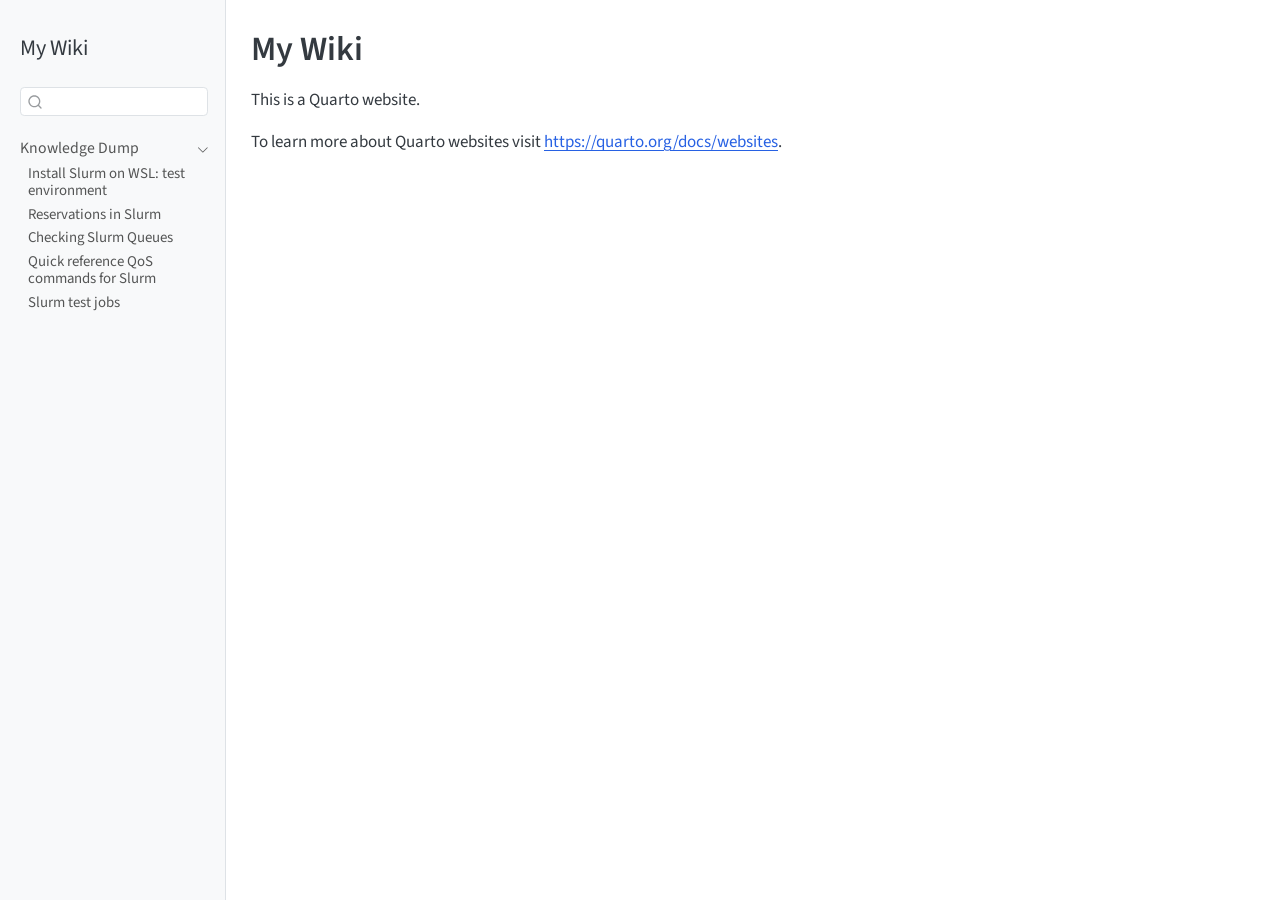
<file: index.html>
<!DOCTYPE html>
<html xmlns="http://www.w3.org/1999/xhtml" lang="en" xml:lang="en"><head>

<meta charset="utf-8">
<meta name="generator" content="quarto-1.9.37">

<meta name="viewport" content="width=device-width, initial-scale=1.0, user-scalable=yes">


<title>My Wiki</title>
<style>
/* Default styles provided by pandoc.
** See https://pandoc.org/MANUAL.html#variables-for-html for config info.
*/
code{white-space: pre-wrap;}
span.smallcaps{font-variant: small-caps;}
div.columns{display: flex; gap: min(4vw, 1.5em);}
div.column{flex: auto; overflow-x: auto;}
div.hanging-indent{margin-left: 1.5em; text-indent: -1.5em;}
ul.task-list{list-style: none;}
ul.task-list li input[type="checkbox"] {
  width: 0.8em;
  margin: 0 0.8em 0.2em -1em; /* quarto-specific, see https://github.com/quarto-dev/quarto-cli/issues/4556 */ 
  vertical-align: middle;
}
</style>


<script src="site_libs/quarto-nav/quarto-nav.js"></script>
<script src="site_libs/quarto-nav/headroom.min.js"></script>
<script src="site_libs/clipboard/clipboard.min.js"></script>
<script src="site_libs/quarto-search/autocomplete.umd.js"></script>
<script src="site_libs/quarto-search/fuse.min.js"></script>
<script src="site_libs/quarto-search/quarto-search.js"></script>
<meta name="quarto:offset" content="./">
<script src="site_libs/quarto-html/quarto.js" type="module"></script>
<script src="site_libs/quarto-html/tabsets/tabsets.js" type="module"></script>
<script src="site_libs/quarto-html/popper.min.js"></script>
<script src="site_libs/quarto-html/tippy.umd.min.js"></script>
<script src="site_libs/quarto-html/anchor.min.js"></script>
<link href="site_libs/quarto-html/tippy.css" rel="stylesheet">
<link href="site_libs/quarto-html/quarto-syntax-highlighting-7f8f88aac4f3542376d5c11b86a4c14d.css" rel="stylesheet" id="quarto-text-highlighting-styles">
<script src="site_libs/bootstrap/bootstrap.min.js"></script>
<link href="site_libs/bootstrap/bootstrap-icons.css" rel="stylesheet">
<link href="site_libs/bootstrap/bootstrap-bfc81c90a4e668f7cc6782dca231ae32.min.css" rel="stylesheet" append-hash="true" id="quarto-bootstrap" data-mode="light">
<script id="quarto-search-options" type="application/json">{
  "location": "sidebar",
  "copy-button": false,
  "collapse-after": 3,
  "panel-placement": "start",
  "type": "textbox",
  "limit": 50,
  "keyboard-shortcut": [
    "f",
    "/",
    "s"
  ],
  "show-item-context": false,
  "language": {
    "search-no-results-text": "No results",
    "search-matching-documents-text": "matching documents",
    "search-copy-link-title": "Copy link to search",
    "search-hide-matches-text": "Hide additional matches",
    "search-more-match-text": "more match in this document",
    "search-more-matches-text": "more matches in this document",
    "search-clear-button-title": "Clear",
    "search-text-placeholder": "",
    "search-detached-cancel-button-title": "Cancel",
    "search-submit-button-title": "Submit",
    "search-label": "Search"
  }
}</script>


<link rel="stylesheet" href="styles.css">
</head>

<body class="nav-sidebar docked quarto-light">

<div id="quarto-search-results"></div>
  <header id="quarto-header" class="headroom fixed-top">
  <nav class="quarto-secondary-nav">
    <div class="container-fluid d-flex">
      <button type="button" class="quarto-btn-toggle btn" data-bs-toggle="collapse" role="button" data-bs-target=".quarto-sidebar-collapse-item" aria-controls="quarto-sidebar" aria-expanded="false" aria-label="Toggle sidebar navigation" onclick="if (window.quartoToggleHeadroom) { window.quartoToggleHeadroom(); }">
        <i class="bi bi-layout-text-sidebar-reverse"></i>
      </button>
        <nav class="quarto-page-breadcrumbs" aria-label="breadcrumb"><ol class="breadcrumb"><li class="breadcrumb-item">
      My Wiki
      </li></ol></nav>
        <a class="flex-grow-1" role="navigation" data-bs-toggle="collapse" data-bs-target=".quarto-sidebar-collapse-item" aria-controls="quarto-sidebar" aria-expanded="false" aria-label="Toggle sidebar navigation" onclick="if (window.quartoToggleHeadroom) { window.quartoToggleHeadroom(); }">      
        </a>
      <button type="button" class="btn quarto-search-button" aria-label="Search" onclick="window.quartoOpenSearch();">
        <i class="bi bi-search"></i>
      </button>
    </div>
  </nav>
</header>
<!-- content -->
<div id="quarto-content" class="quarto-container page-columns page-rows-contents page-layout-article">
<!-- sidebar -->
  <nav id="quarto-sidebar" class="sidebar collapse collapse-horizontal quarto-sidebar-collapse-item sidebar-navigation docked overflow-auto">
    <div class="pt-lg-2 mt-2 text-left sidebar-header">
    <div class="sidebar-title mb-0 py-0">
      <a href="./">My Wiki</a> 
    </div>
      </div>
        <div class="mt-2 flex-shrink-0 align-items-center">
        <div class="sidebar-search">
        <div id="quarto-search" class="" title="Search"></div>
        </div>
        </div>
    <div class="sidebar-menu-container"> 
    <ul class="list-unstyled mt-1">
        <li class="sidebar-item sidebar-item-section">
      <div class="sidebar-item-container"> 
            <a class="sidebar-item-text sidebar-link text-start" data-bs-toggle="collapse" data-bs-target="#quarto-sidebar-section-1" role="navigation" aria-expanded="true">
 <span class="menu-text">Knowledge Dump</span></a>
          <a class="sidebar-item-toggle text-start" data-bs-toggle="collapse" data-bs-target="#quarto-sidebar-section-1" role="navigation" aria-expanded="true" aria-label="Toggle section">
            <i class="bi bi-chevron-right ms-2"></i>
          </a> 
      </div>
      <ul id="quarto-sidebar-section-1" class="collapse list-unstyled sidebar-section depth1 show">  
          <li class="sidebar-item">
  <div class="sidebar-item-container"> 
  <a href="./knowledge-dump/install_slurm.html" class="sidebar-item-text sidebar-link">
 <span class="menu-text">Install Slurm on WSL: test environment</span></a>
  </div>
</li>
          <li class="sidebar-item">
  <div class="sidebar-item-container"> 
  <a href="./knowledge-dump/slurm_reservations.html" class="sidebar-item-text sidebar-link">
 <span class="menu-text">Reservations in Slurm</span></a>
  </div>
</li>
          <li class="sidebar-item">
  <div class="sidebar-item-container"> 
  <a href="./knowledge-dump/slurm-check-queues.html" class="sidebar-item-text sidebar-link">
 <span class="menu-text">Checking Slurm Queues</span></a>
  </div>
</li>
          <li class="sidebar-item">
  <div class="sidebar-item-container"> 
  <a href="./knowledge-dump/slurm-qos.html" class="sidebar-item-text sidebar-link">
 <span class="menu-text">Quick reference QoS commands for Slurm</span></a>
  </div>
</li>
          <li class="sidebar-item">
  <div class="sidebar-item-container"> 
  <a href="./knowledge-dump/slurm-test-jobs.html" class="sidebar-item-text sidebar-link">
 <span class="menu-text">Slurm test jobs</span></a>
  </div>
</li>
      </ul>
  </li>
    </ul>
    </div>
</nav>
<div id="quarto-sidebar-glass" class="quarto-sidebar-collapse-item" data-bs-toggle="collapse" data-bs-target=".quarto-sidebar-collapse-item"></div>
<!-- margin-sidebar -->
    <div id="quarto-margin-sidebar" class="sidebar margin-sidebar zindex-bottom">
        
    </div>
<!-- main -->
<main class="content" id="quarto-document-content">

<header id="title-block-header" class="quarto-title-block default">
<div class="quarto-title">
<h1 class="title">My Wiki</h1>
</div>



<div class="quarto-title-meta">

    
  
    
  </div>
  


</header>


<p>This is a Quarto website.</p>
<p>To learn more about Quarto websites visit <a href="https://quarto.org/docs/websites" class="uri">https://quarto.org/docs/websites</a>.</p>



</main> <!-- /main -->
<script id="quarto-html-after-body" type="application/javascript">
  window.document.addEventListener("DOMContentLoaded", function (event) {
    const icon = "";
    const anchorJS = new window.AnchorJS();
    anchorJS.options = {
      placement: 'right',
      icon: icon
    };
    anchorJS.add('.anchored');
    const isCodeAnnotation = (el) => {
      for (const clz of el.classList) {
        if (clz.startsWith('code-annotation-')) {                     
          return true;
        }
      }
      return false;
    }
    const onCopySuccess = function(e) {
      // button target
      const button = e.trigger;
      // don't keep focus
      button.blur();
      // flash "checked"
      button.classList.add('code-copy-button-checked');
      var currentTitle = button.getAttribute("title");
      button.setAttribute("title", "Copied!");
      let tooltip;
      if (window.bootstrap) {
        button.setAttribute("data-bs-toggle", "tooltip");
        button.setAttribute("data-bs-placement", "left");
        button.setAttribute("data-bs-title", "Copied!");
        tooltip = new bootstrap.Tooltip(button, 
          { trigger: "manual", 
            customClass: "code-copy-button-tooltip",
            offset: [0, -8]});
        tooltip.show();    
      }
      setTimeout(function() {
        if (tooltip) {
          tooltip.hide();
          button.removeAttribute("data-bs-title");
          button.removeAttribute("data-bs-toggle");
          button.removeAttribute("data-bs-placement");
        }
        button.setAttribute("title", currentTitle);
        button.classList.remove('code-copy-button-checked');
      }, 1000);
      // clear code selection
      e.clearSelection();
    }
    const getTextToCopy = function(trigger) {
      const outerScaffold = trigger.parentElement.cloneNode(true);
      const codeEl = outerScaffold.querySelector('code');
      for (const childEl of codeEl.children) {
        if (isCodeAnnotation(childEl)) {
          childEl.remove();
        }
      }
      return codeEl.innerText;
    }
    const clipboard = new window.ClipboardJS('.code-copy-button:not([data-in-quarto-modal])', {
      text: getTextToCopy
    });
    clipboard.on('success', onCopySuccess);
    if (window.document.getElementById('quarto-embedded-source-code-modal')) {
      const clipboardModal = new window.ClipboardJS('.code-copy-button[data-in-quarto-modal]', {
        text: getTextToCopy,
        container: window.document.getElementById('quarto-embedded-source-code-modal')
      });
      clipboardModal.on('success', onCopySuccess);
    }
      var localhostRegex = new RegExp(/^(?:http|https):\/\/localhost\:?[0-9]*\//);
      var mailtoRegex = new RegExp(/^mailto:/);
        var filterRegex = new RegExp("https:\/\/murphyqm\.github\.io\/wiki\/");
      var isInternal = (href) => {
          return filterRegex.test(href) || localhostRegex.test(href) || mailtoRegex.test(href);
      }
      // Inspect non-navigation links and adorn them if external
     var links = window.document.querySelectorAll('a[href]:not(.nav-link):not(.navbar-brand):not(.toc-action):not(.sidebar-link):not(.sidebar-item-toggle):not(.pagination-link):not(.no-external):not([aria-hidden]):not(.dropdown-item):not(.quarto-navigation-tool):not(.about-link)');
      for (var i=0; i<links.length; i++) {
        const link = links[i];
        if (!isInternal(link.href)) {
          // undo the damage that might have been done by quarto-nav.js in the case of
          // links that we want to consider external
          if (link.dataset.originalHref !== undefined) {
            link.href = link.dataset.originalHref;
          }
        }
      }
    function tippyHover(el, contentFn, onTriggerFn, onUntriggerFn) {
      const config = {
        allowHTML: true,
        maxWidth: 500,
        delay: 100,
        arrow: false,
        appendTo: function(el) {
            return el.parentElement;
        },
        interactive: true,
        interactiveBorder: 10,
        theme: 'quarto',
        placement: 'bottom-start',
      };
      if (contentFn) {
        config.content = contentFn;
      }
      if (onTriggerFn) {
        config.onTrigger = onTriggerFn;
      }
      if (onUntriggerFn) {
        config.onUntrigger = onUntriggerFn;
      }
      window.tippy(el, config); 
    }
    const noterefs = window.document.querySelectorAll('a[role="doc-noteref"]');
    for (var i=0; i<noterefs.length; i++) {
      const ref = noterefs[i];
      tippyHover(ref, function() {
        // use id or data attribute instead here
        let href = ref.getAttribute('data-footnote-href') || ref.getAttribute('href');
        try { href = new URL(href).hash; } catch {}
        const id = href.replace(/^#\/?/, "");
        const note = window.document.getElementById(id);
        if (note) {
          return note.innerHTML;
        } else {
          return "";
        }
      });
    }
    const xrefs = window.document.querySelectorAll('a.quarto-xref');
    const processXRef = (id, note) => {
      // Strip column container classes
      const stripColumnClz = (el) => {
        el.classList.remove("page-full", "page-columns");
        if (el.children) {
          for (const child of el.children) {
            stripColumnClz(child);
          }
        }
      }
      stripColumnClz(note)
      if (id === null || id.startsWith('sec-')) {
        // Special case sections, only their first couple elements
        const container = document.createElement("div");
        if (note.children && note.children.length > 2) {
          container.appendChild(note.children[0].cloneNode(true));
          for (let i = 1; i < note.children.length; i++) {
            const child = note.children[i];
            if (child.tagName === "P" && child.innerText === "") {
              continue;
            } else {
              container.appendChild(child.cloneNode(true));
              break;
            }
          }
          if (window.Quarto?.typesetMath) {
            window.Quarto.typesetMath(container);
          }
          return container.innerHTML
        } else {
          if (window.Quarto?.typesetMath) {
            window.Quarto.typesetMath(note);
          }
          return note.innerHTML;
        }
      } else {
        // Remove any anchor links if they are present
        const anchorLink = note.querySelector('a.anchorjs-link');
        if (anchorLink) {
          anchorLink.remove();
        }
        if (window.Quarto?.typesetMath) {
          window.Quarto.typesetMath(note);
        }
        if (note.classList.contains("callout")) {
          return note.outerHTML;
        } else {
          return note.innerHTML;
        }
      }
    }
    for (var i=0; i<xrefs.length; i++) {
      const xref = xrefs[i];
      tippyHover(xref, undefined, function(instance) {
        instance.disable();
        let url = xref.getAttribute('href');
        let hash = undefined; 
        if (url.startsWith('#')) {
          hash = url;
        } else {
          try { hash = new URL(url).hash; } catch {}
        }
        if (hash) {
          const id = hash.replace(/^#\/?/, "");
          const note = window.document.getElementById(id);
          if (note !== null) {
            try {
              const html = processXRef(id, note.cloneNode(true));
              instance.setContent(html);
            } finally {
              instance.enable();
              instance.show();
            }
          } else {
            // See if we can fetch this
            fetch(url.split('#')[0])
            .then(res => res.text())
            .then(html => {
              const parser = new DOMParser();
              const htmlDoc = parser.parseFromString(html, "text/html");
              const note = htmlDoc.getElementById(id);
              if (note !== null) {
                const html = processXRef(id, note);
                instance.setContent(html);
              } 
            }).finally(() => {
              instance.enable();
              instance.show();
            });
          }
        } else {
          // See if we can fetch a full url (with no hash to target)
          // This is a special case and we should probably do some content thinning / targeting
          fetch(url)
          .then(res => res.text())
          .then(html => {
            const parser = new DOMParser();
            const htmlDoc = parser.parseFromString(html, "text/html");
            const note = htmlDoc.querySelector('main.content');
            if (note !== null) {
              // This should only happen for chapter cross references
              // (since there is no id in the URL)
              // remove the first header
              if (note.children.length > 0 && note.children[0].tagName === "HEADER") {
                note.children[0].remove();
              }
              const html = processXRef(null, note);
              instance.setContent(html);
            } 
          }).finally(() => {
            instance.enable();
            instance.show();
          });
        }
      }, function(instance) {
      });
    }
        let selectedAnnoteEl;
        const selectorForAnnotation = ( cell, annotation) => {
          let cellAttr = 'data-code-cell="' + cell + '"';
          let lineAttr = 'data-code-annotation="' +  annotation + '"';
          const selector = 'span[' + cellAttr + '][' + lineAttr + ']';
          return selector;
        }
        const selectCodeLines = (annoteEl) => {
          const doc = window.document;
          const targetCell = annoteEl.getAttribute("data-target-cell");
          const targetAnnotation = annoteEl.getAttribute("data-target-annotation");
          const annoteSpan = window.document.querySelector(selectorForAnnotation(targetCell, targetAnnotation));
          const lines = annoteSpan.getAttribute("data-code-lines").split(",");
          const lineIds = lines.map((line) => {
            return targetCell + "-" + line;
          })
          let top = null;
          let height = null;
          let parent = null;
          if (lineIds.length > 0) {
              //compute the position of the single el (top and bottom and make a div)
              const el = window.document.getElementById(lineIds[0]);
              top = el.offsetTop;
              height = el.offsetHeight;
              parent = el.parentElement.parentElement;
            if (lineIds.length > 1) {
              const lastEl = window.document.getElementById(lineIds[lineIds.length - 1]);
              const bottom = lastEl.offsetTop + lastEl.offsetHeight;
              height = bottom - top;
            }
            if (top !== null && height !== null && parent !== null) {
              // cook up a div (if necessary) and position it 
              let div = window.document.getElementById("code-annotation-line-highlight");
              if (div === null) {
                div = window.document.createElement("div");
                div.setAttribute("id", "code-annotation-line-highlight");
                div.style.position = 'absolute';
                parent.appendChild(div);
              }
              div.style.top = top - 2 + "px";
              div.style.height = height + 4 + "px";
              div.style.left = 0;
              let gutterDiv = window.document.getElementById("code-annotation-line-highlight-gutter");
              if (gutterDiv === null) {
                gutterDiv = window.document.createElement("div");
                gutterDiv.setAttribute("id", "code-annotation-line-highlight-gutter");
                gutterDiv.style.position = 'absolute';
                const codeCell = window.document.getElementById(targetCell);
                const gutter = codeCell.querySelector('.code-annotation-gutter');
                gutter.appendChild(gutterDiv);
              }
              gutterDiv.style.top = top - 2 + "px";
              gutterDiv.style.height = height + 4 + "px";
            }
            selectedAnnoteEl = annoteEl;
          }
        };
        const unselectCodeLines = () => {
          const elementsIds = ["code-annotation-line-highlight", "code-annotation-line-highlight-gutter"];
          elementsIds.forEach((elId) => {
            const div = window.document.getElementById(elId);
            if (div) {
              div.remove();
            }
          });
          selectedAnnoteEl = undefined;
        };
          // Handle positioning of the toggle
      window.addEventListener(
        "resize",
        throttle(() => {
          elRect = undefined;
          if (selectedAnnoteEl) {
            selectCodeLines(selectedAnnoteEl);
          }
        }, 10)
      );
      function throttle(fn, ms) {
      let throttle = false;
      let timer;
        return (...args) => {
          if(!throttle) { // first call gets through
              fn.apply(this, args);
              throttle = true;
          } else { // all the others get throttled
              if(timer) clearTimeout(timer); // cancel #2
              timer = setTimeout(() => {
                fn.apply(this, args);
                timer = throttle = false;
              }, ms);
          }
        };
      }
        // Attach click handler to the DT
        const annoteDls = window.document.querySelectorAll('dt[data-target-cell]');
        for (const annoteDlNode of annoteDls) {
          annoteDlNode.addEventListener('click', (event) => {
            const clickedEl = event.target;
            if (clickedEl !== selectedAnnoteEl) {
              unselectCodeLines();
              const activeEl = window.document.querySelector('dt[data-target-cell].code-annotation-active');
              if (activeEl) {
                activeEl.classList.remove('code-annotation-active');
              }
              selectCodeLines(clickedEl);
              clickedEl.classList.add('code-annotation-active');
            } else {
              // Unselect the line
              unselectCodeLines();
              clickedEl.classList.remove('code-annotation-active');
            }
          });
        }
    const findCites = (el) => {
      const parentEl = el.parentElement;
      if (parentEl) {
        const cites = parentEl.dataset.cites;
        if (cites) {
          return {
            el,
            cites: cites.split(' ')
          };
        } else {
          return findCites(el.parentElement)
        }
      } else {
        return undefined;
      }
    };
    var bibliorefs = window.document.querySelectorAll('a[role="doc-biblioref"]');
    for (var i=0; i<bibliorefs.length; i++) {
      const ref = bibliorefs[i];
      const citeInfo = findCites(ref);
      if (citeInfo) {
        tippyHover(citeInfo.el, function() {
          var popup = window.document.createElement('div');
          citeInfo.cites.forEach(function(cite) {
            var citeDiv = window.document.createElement('div');
            citeDiv.classList.add('hanging-indent');
            citeDiv.classList.add('csl-entry');
            var biblioDiv = window.document.getElementById('ref-' + cite);
            if (biblioDiv) {
              citeDiv.innerHTML = biblioDiv.innerHTML;
            }
            popup.appendChild(citeDiv);
          });
          return popup.innerHTML;
        });
      }
    }
  });
  </script>
</div> <!-- /content -->




</body></html>
</file>
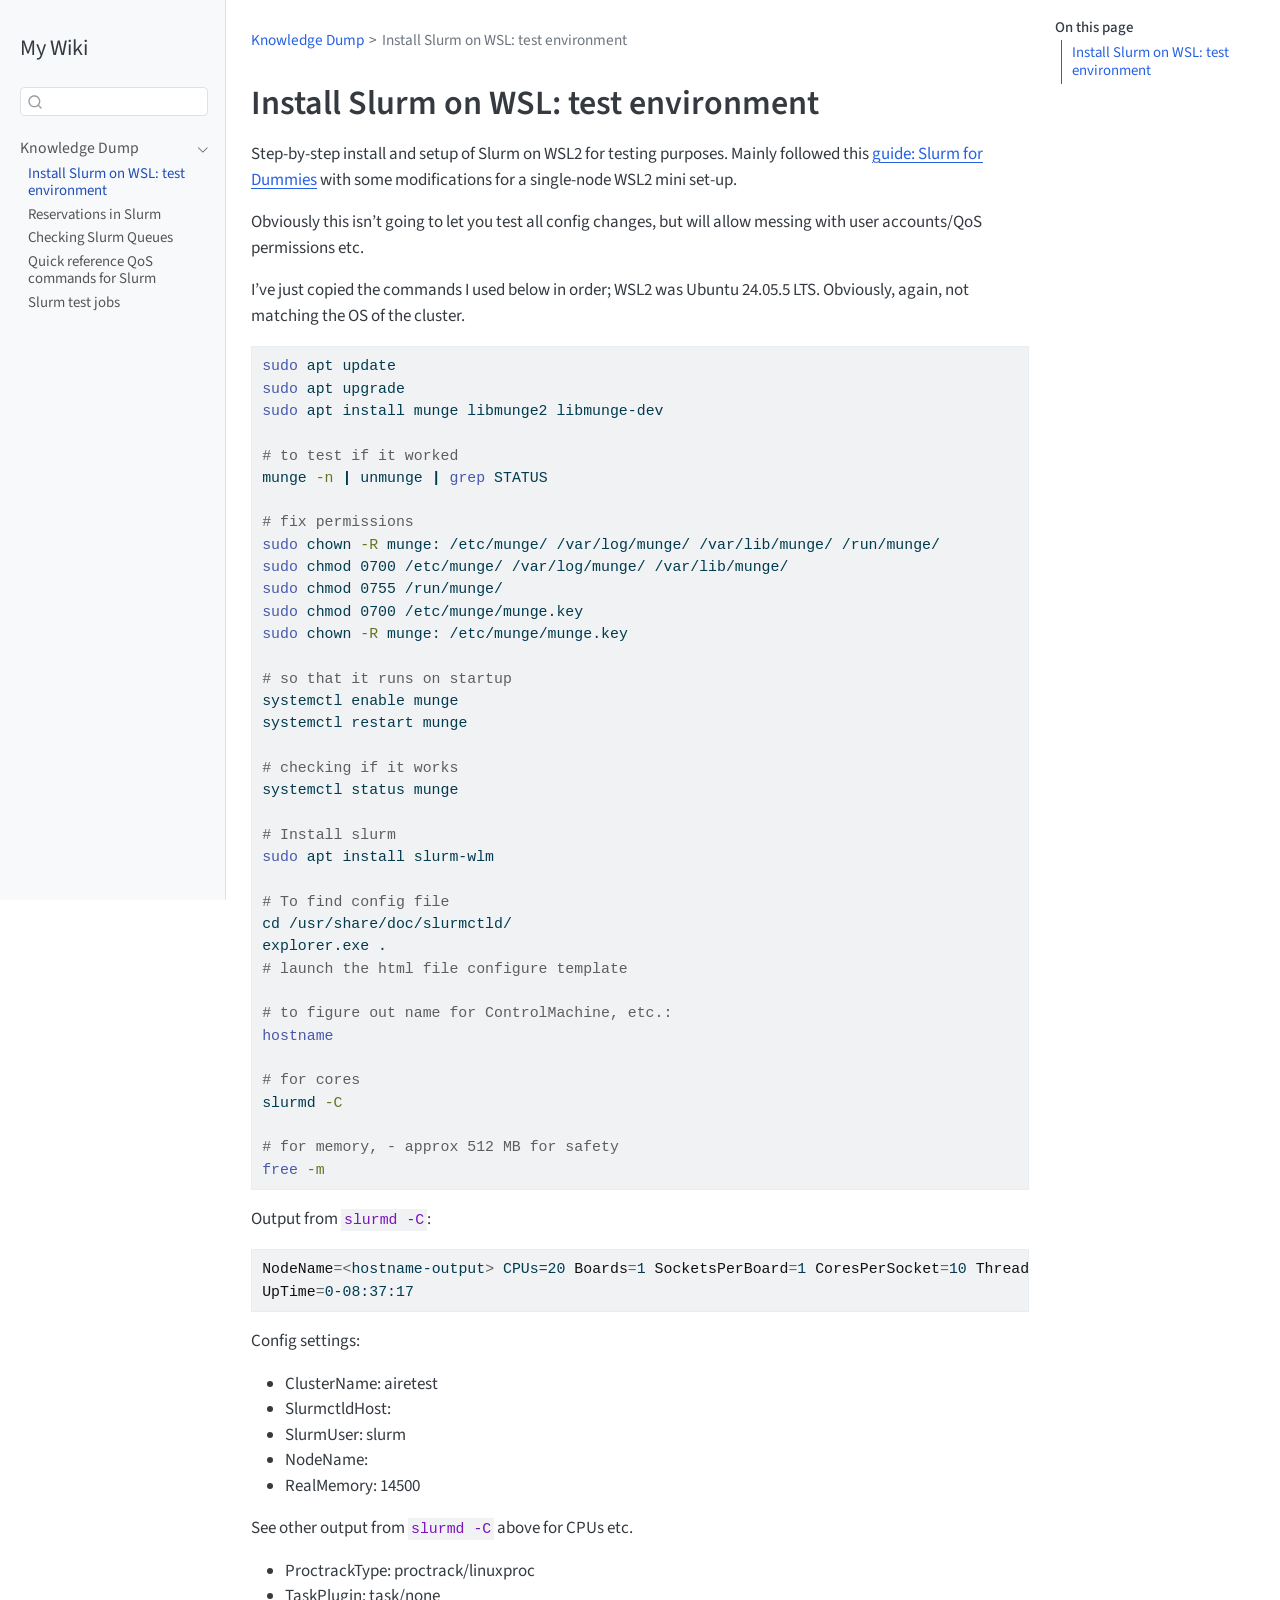
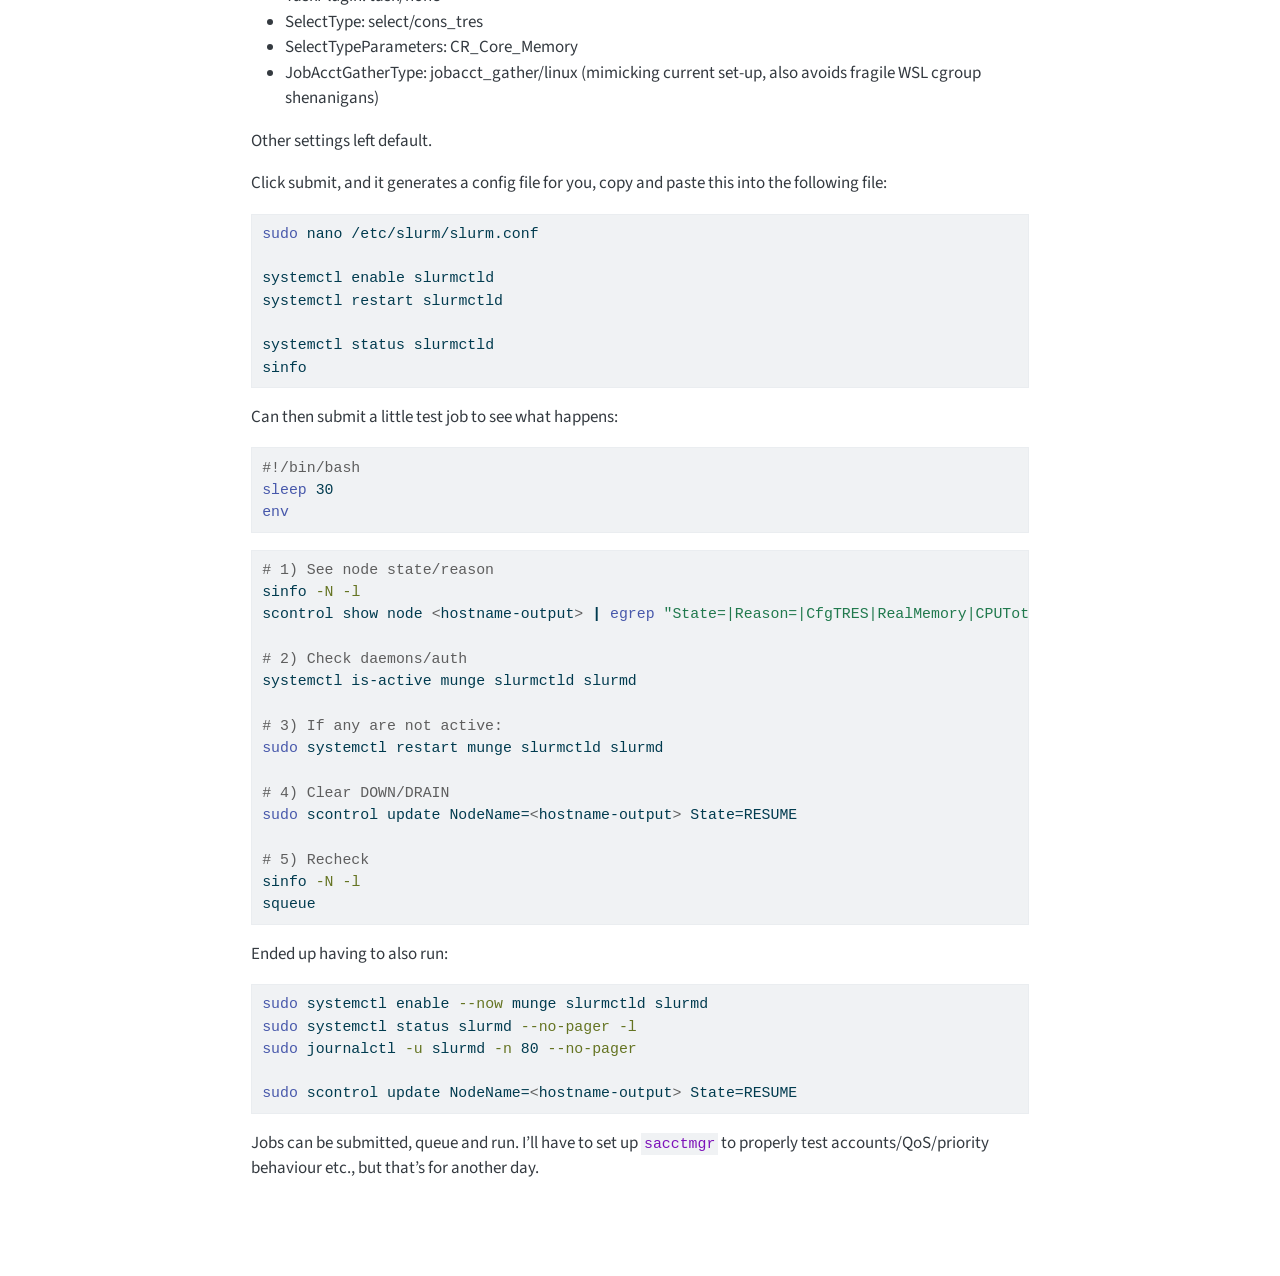
<file: knowledge-dump/install_slurm.html>
<!DOCTYPE html>
<html xmlns="http://www.w3.org/1999/xhtml" lang="en" xml:lang="en"><head>

<meta charset="utf-8">
<meta name="generator" content="quarto-1.9.37">

<meta name="viewport" content="width=device-width, initial-scale=1.0, user-scalable=yes">


<title>install_slurm – My Wiki</title>
<style>
/* Default styles provided by pandoc.
** See https://pandoc.org/MANUAL.html#variables-for-html for config info.
*/
code{white-space: pre-wrap;}
span.smallcaps{font-variant: small-caps;}
div.columns{display: flex; gap: min(4vw, 1.5em);}
div.column{flex: auto; overflow-x: auto;}
div.hanging-indent{margin-left: 1.5em; text-indent: -1.5em;}
ul.task-list{list-style: none;}
ul.task-list li input[type="checkbox"] {
  width: 0.8em;
  margin: 0 0.8em 0.2em -1em; /* quarto-specific, see https://github.com/quarto-dev/quarto-cli/issues/4556 */ 
  vertical-align: middle;
}
/* CSS for syntax highlighting */
html { -webkit-text-size-adjust: 100%; }
pre > code.sourceCode { white-space: pre; position: relative; }
pre > code.sourceCode > span { display: inline-block; line-height: 1.25; }
pre > code.sourceCode > span:empty { height: 1.2em; }
.sourceCode { overflow: visible; }
code.sourceCode > span { color: inherit; text-decoration: inherit; }
div.sourceCode { margin: 1em 0; }
pre.sourceCode { margin: 0; }
@media screen {
div.sourceCode { overflow: auto; }
}
@media print {
pre > code.sourceCode { white-space: pre-wrap; }
pre > code.sourceCode > span { text-indent: -5em; padding-left: 5em; }
}
pre.numberSource code
  { counter-reset: source-line 0; }
pre.numberSource code > span
  { position: relative; left: -4em; counter-increment: source-line; }
pre.numberSource code > span > a:first-child::before
  { content: counter(source-line);
    position: relative; left: -1em; text-align: right; vertical-align: baseline;
    border: none; display: inline-block;
    -webkit-touch-callout: none; -webkit-user-select: none;
    -khtml-user-select: none; -moz-user-select: none;
    -ms-user-select: none; user-select: none;
    padding: 0 4px; width: 4em;
  }
pre.numberSource { margin-left: 3em;  padding-left: 4px; }
div.sourceCode
  {   }
@media screen {
pre > code.sourceCode > span > a:first-child::before { text-decoration: underline; }
}
</style>


<script src="../site_libs/quarto-nav/quarto-nav.js"></script>
<script src="../site_libs/quarto-nav/headroom.min.js"></script>
<script src="../site_libs/clipboard/clipboard.min.js"></script>
<script src="../site_libs/quarto-search/autocomplete.umd.js"></script>
<script src="../site_libs/quarto-search/fuse.min.js"></script>
<script src="../site_libs/quarto-search/quarto-search.js"></script>
<meta name="quarto:offset" content="../">
<script src="../site_libs/quarto-html/quarto.js" type="module"></script>
<script src="../site_libs/quarto-html/tabsets/tabsets.js" type="module"></script>
<script src="../site_libs/quarto-html/popper.min.js"></script>
<script src="../site_libs/quarto-html/tippy.umd.min.js"></script>
<script src="../site_libs/quarto-html/anchor.min.js"></script>
<link href="../site_libs/quarto-html/tippy.css" rel="stylesheet">
<link href="../site_libs/quarto-html/quarto-syntax-highlighting-7f8f88aac4f3542376d5c11b86a4c14d.css" rel="stylesheet" id="quarto-text-highlighting-styles">
<script src="../site_libs/bootstrap/bootstrap.min.js"></script>
<link href="../site_libs/bootstrap/bootstrap-icons.css" rel="stylesheet">
<link href="../site_libs/bootstrap/bootstrap-bfc81c90a4e668f7cc6782dca231ae32.min.css" rel="stylesheet" append-hash="true" id="quarto-bootstrap" data-mode="light">
<script id="quarto-search-options" type="application/json">{
  "location": "sidebar",
  "copy-button": false,
  "collapse-after": 3,
  "panel-placement": "start",
  "type": "textbox",
  "limit": 50,
  "keyboard-shortcut": [
    "f",
    "/",
    "s"
  ],
  "show-item-context": false,
  "language": {
    "search-no-results-text": "No results",
    "search-matching-documents-text": "matching documents",
    "search-copy-link-title": "Copy link to search",
    "search-hide-matches-text": "Hide additional matches",
    "search-more-match-text": "more match in this document",
    "search-more-matches-text": "more matches in this document",
    "search-clear-button-title": "Clear",
    "search-text-placeholder": "",
    "search-detached-cancel-button-title": "Cancel",
    "search-submit-button-title": "Submit",
    "search-label": "Search"
  }
}</script>


<link rel="stylesheet" href="../styles.css">
</head>

<body class="nav-sidebar docked quarto-light">

<div id="quarto-search-results"></div>
  <header id="quarto-header" class="headroom fixed-top">
  <nav class="quarto-secondary-nav">
    <div class="container-fluid d-flex">
      <button type="button" class="quarto-btn-toggle btn" data-bs-toggle="collapse" role="button" data-bs-target=".quarto-sidebar-collapse-item" aria-controls="quarto-sidebar" aria-expanded="false" aria-label="Toggle sidebar navigation" onclick="if (window.quartoToggleHeadroom) { window.quartoToggleHeadroom(); }">
        <i class="bi bi-layout-text-sidebar-reverse"></i>
      </button>
        <nav class="quarto-page-breadcrumbs" aria-label="breadcrumb"><ol class="breadcrumb"><li class="breadcrumb-item"><a href="../knowledge-dump/install_slurm.html">Knowledge Dump</a></li><li class="breadcrumb-item"><a href="../knowledge-dump/install_slurm.html">Install Slurm on WSL: test environment</a></li></ol></nav>
        <a class="flex-grow-1" role="navigation" data-bs-toggle="collapse" data-bs-target=".quarto-sidebar-collapse-item" aria-controls="quarto-sidebar" aria-expanded="false" aria-label="Toggle sidebar navigation" onclick="if (window.quartoToggleHeadroom) { window.quartoToggleHeadroom(); }">      
        </a>
      <button type="button" class="btn quarto-search-button" aria-label="Search" onclick="window.quartoOpenSearch();">
        <i class="bi bi-search"></i>
      </button>
    </div>
  </nav>
</header>
<!-- content -->
<div id="quarto-content" class="quarto-container page-columns page-rows-contents page-layout-article">
<!-- sidebar -->
  <nav id="quarto-sidebar" class="sidebar collapse collapse-horizontal quarto-sidebar-collapse-item sidebar-navigation docked overflow-auto">
    <div class="pt-lg-2 mt-2 text-left sidebar-header">
    <div class="sidebar-title mb-0 py-0">
      <a href="../">My Wiki</a> 
    </div>
      </div>
        <div class="mt-2 flex-shrink-0 align-items-center">
        <div class="sidebar-search">
        <div id="quarto-search" class="" title="Search"></div>
        </div>
        </div>
    <div class="sidebar-menu-container"> 
    <ul class="list-unstyled mt-1">
        <li class="sidebar-item sidebar-item-section">
      <div class="sidebar-item-container"> 
            <a class="sidebar-item-text sidebar-link text-start" data-bs-toggle="collapse" data-bs-target="#quarto-sidebar-section-1" role="navigation" aria-expanded="true">
 <span class="menu-text">Knowledge Dump</span></a>
          <a class="sidebar-item-toggle text-start" data-bs-toggle="collapse" data-bs-target="#quarto-sidebar-section-1" role="navigation" aria-expanded="true" aria-label="Toggle section">
            <i class="bi bi-chevron-right ms-2"></i>
          </a> 
      </div>
      <ul id="quarto-sidebar-section-1" class="collapse list-unstyled sidebar-section depth1 show">  
          <li class="sidebar-item">
  <div class="sidebar-item-container"> 
  <a href="../knowledge-dump/install_slurm.html" class="sidebar-item-text sidebar-link active">
 <span class="menu-text">Install Slurm on WSL: test environment</span></a>
  </div>
</li>
          <li class="sidebar-item">
  <div class="sidebar-item-container"> 
  <a href="../knowledge-dump/slurm_reservations.html" class="sidebar-item-text sidebar-link">
 <span class="menu-text">Reservations in Slurm</span></a>
  </div>
</li>
          <li class="sidebar-item">
  <div class="sidebar-item-container"> 
  <a href="../knowledge-dump/slurm-check-queues.html" class="sidebar-item-text sidebar-link">
 <span class="menu-text">Checking Slurm Queues</span></a>
  </div>
</li>
          <li class="sidebar-item">
  <div class="sidebar-item-container"> 
  <a href="../knowledge-dump/slurm-qos.html" class="sidebar-item-text sidebar-link">
 <span class="menu-text">Quick reference QoS commands for Slurm</span></a>
  </div>
</li>
          <li class="sidebar-item">
  <div class="sidebar-item-container"> 
  <a href="../knowledge-dump/slurm-test-jobs.html" class="sidebar-item-text sidebar-link">
 <span class="menu-text">Slurm test jobs</span></a>
  </div>
</li>
      </ul>
  </li>
    </ul>
    </div>
</nav>
<div id="quarto-sidebar-glass" class="quarto-sidebar-collapse-item" data-bs-toggle="collapse" data-bs-target=".quarto-sidebar-collapse-item"></div>
<!-- margin-sidebar -->
    <div id="quarto-margin-sidebar" class="sidebar margin-sidebar">
        <nav id="TOC" role="doc-toc" class="toc-active">
    <h2 id="toc-title">On this page</h2>
   
  <ul>
  <li><a href="#install-slurm-on-wsl-test-environment" id="toc-install-slurm-on-wsl-test-environment" class="nav-link active" data-scroll-target="#install-slurm-on-wsl-test-environment">Install Slurm on WSL: test environment</a></li>
  </ul>
</nav>
    </div>
<!-- main -->
<main class="content" id="quarto-document-content"><header id="title-block-header" class="quarto-title-block"><nav class="quarto-page-breadcrumbs quarto-title-breadcrumbs d-none d-lg-block" aria-label="breadcrumb"><ol class="breadcrumb"><li class="breadcrumb-item"><a href="../knowledge-dump/install_slurm.html">Knowledge Dump</a></li><li class="breadcrumb-item"><a href="../knowledge-dump/install_slurm.html">Install Slurm on WSL: test environment</a></li></ol></nav></header>




<section id="install-slurm-on-wsl-test-environment" class="level1">
<h1>Install Slurm on WSL: test environment</h1>
<p>Step-by-step install and setup of Slurm on WSL2 for testing purposes. Mainly followed this <a href="https://github.com/SergioMEV/slurm-for-dummies">guide: Slurm for Dummies</a> with some modifications for a single-node WSL2 mini set-up.</p>
<p>Obviously this isn’t going to let you test all config changes, but will allow messing with user accounts/QoS permissions etc.</p>
<p>I’ve just copied the commands I used below in order; WSL2 was Ubuntu 24.05.5 LTS. Obviously, again, not matching the OS of the cluster.</p>
<div class="code-copy-outer-scaffold"><div class="sourceCode" id="cb1"><pre class="sourceCode bash code-with-copy"><code class="sourceCode bash"><span id="cb1-1"><a href="#cb1-1" aria-hidden="true" tabindex="-1"></a><span class="fu">sudo</span> apt update</span>
<span id="cb1-2"><a href="#cb1-2" aria-hidden="true" tabindex="-1"></a><span class="fu">sudo</span> apt upgrade</span>
<span id="cb1-3"><a href="#cb1-3" aria-hidden="true" tabindex="-1"></a><span class="fu">sudo</span> apt install munge libmunge2 libmunge-dev</span>
<span id="cb1-4"><a href="#cb1-4" aria-hidden="true" tabindex="-1"></a></span>
<span id="cb1-5"><a href="#cb1-5" aria-hidden="true" tabindex="-1"></a><span class="co"># to test if it worked</span></span>
<span id="cb1-6"><a href="#cb1-6" aria-hidden="true" tabindex="-1"></a><span class="ex">munge</span> <span class="at">-n</span> <span class="kw">|</span> <span class="ex">unmunge</span> <span class="kw">|</span> <span class="fu">grep</span> STATUS</span>
<span id="cb1-7"><a href="#cb1-7" aria-hidden="true" tabindex="-1"></a></span>
<span id="cb1-8"><a href="#cb1-8" aria-hidden="true" tabindex="-1"></a><span class="co"># fix permissions</span></span>
<span id="cb1-9"><a href="#cb1-9" aria-hidden="true" tabindex="-1"></a><span class="fu">sudo</span> chown <span class="at">-R</span> munge: /etc/munge/ /var/log/munge/ /var/lib/munge/ /run/munge/</span>
<span id="cb1-10"><a href="#cb1-10" aria-hidden="true" tabindex="-1"></a><span class="fu">sudo</span> chmod 0700 /etc/munge/ /var/log/munge/ /var/lib/munge/</span>
<span id="cb1-11"><a href="#cb1-11" aria-hidden="true" tabindex="-1"></a><span class="fu">sudo</span> chmod 0755 /run/munge/</span>
<span id="cb1-12"><a href="#cb1-12" aria-hidden="true" tabindex="-1"></a><span class="fu">sudo</span> chmod 0700 /etc/munge/munge.key</span>
<span id="cb1-13"><a href="#cb1-13" aria-hidden="true" tabindex="-1"></a><span class="fu">sudo</span> chown <span class="at">-R</span> munge: /etc/munge/munge.key</span>
<span id="cb1-14"><a href="#cb1-14" aria-hidden="true" tabindex="-1"></a></span>
<span id="cb1-15"><a href="#cb1-15" aria-hidden="true" tabindex="-1"></a><span class="co"># so that it runs on startup</span></span>
<span id="cb1-16"><a href="#cb1-16" aria-hidden="true" tabindex="-1"></a><span class="ex">systemctl</span> enable munge</span>
<span id="cb1-17"><a href="#cb1-17" aria-hidden="true" tabindex="-1"></a><span class="ex">systemctl</span> restart munge</span>
<span id="cb1-18"><a href="#cb1-18" aria-hidden="true" tabindex="-1"></a></span>
<span id="cb1-19"><a href="#cb1-19" aria-hidden="true" tabindex="-1"></a><span class="co"># checking if it works</span></span>
<span id="cb1-20"><a href="#cb1-20" aria-hidden="true" tabindex="-1"></a><span class="ex">systemctl</span> status munge</span>
<span id="cb1-21"><a href="#cb1-21" aria-hidden="true" tabindex="-1"></a></span>
<span id="cb1-22"><a href="#cb1-22" aria-hidden="true" tabindex="-1"></a><span class="co"># Install slurm</span></span>
<span id="cb1-23"><a href="#cb1-23" aria-hidden="true" tabindex="-1"></a><span class="fu">sudo</span> apt install slurm-wlm</span>
<span id="cb1-24"><a href="#cb1-24" aria-hidden="true" tabindex="-1"></a></span>
<span id="cb1-25"><a href="#cb1-25" aria-hidden="true" tabindex="-1"></a><span class="co"># To find config file</span></span>
<span id="cb1-26"><a href="#cb1-26" aria-hidden="true" tabindex="-1"></a><span class="bu">cd</span> /usr/share/doc/slurmctld/</span>
<span id="cb1-27"><a href="#cb1-27" aria-hidden="true" tabindex="-1"></a><span class="ex">explorer.exe</span> .</span>
<span id="cb1-28"><a href="#cb1-28" aria-hidden="true" tabindex="-1"></a><span class="co"># launch the html file configure template</span></span>
<span id="cb1-29"><a href="#cb1-29" aria-hidden="true" tabindex="-1"></a></span>
<span id="cb1-30"><a href="#cb1-30" aria-hidden="true" tabindex="-1"></a><span class="co"># to figure out name for ControlMachine, etc.:</span></span>
<span id="cb1-31"><a href="#cb1-31" aria-hidden="true" tabindex="-1"></a><span class="fu">hostname</span></span>
<span id="cb1-32"><a href="#cb1-32" aria-hidden="true" tabindex="-1"></a></span>
<span id="cb1-33"><a href="#cb1-33" aria-hidden="true" tabindex="-1"></a><span class="co"># for cores</span></span>
<span id="cb1-34"><a href="#cb1-34" aria-hidden="true" tabindex="-1"></a><span class="ex">slurmd</span> <span class="at">-C</span></span>
<span id="cb1-35"><a href="#cb1-35" aria-hidden="true" tabindex="-1"></a></span>
<span id="cb1-36"><a href="#cb1-36" aria-hidden="true" tabindex="-1"></a><span class="co"># for memory, - approx 512 MB for safety</span></span>
<span id="cb1-37"><a href="#cb1-37" aria-hidden="true" tabindex="-1"></a><span class="fu">free</span> <span class="at">-m</span></span></code></pre></div><button title="Copy to Clipboard" class="code-copy-button"><i class="bi"></i></button></div>
<p>Output from <code>slurmd -C</code>:</p>
<div class="code-copy-outer-scaffold"><div class="sourceCode" id="cb2"><pre class="sourceCode bash code-with-copy"><code class="sourceCode bash"><span id="cb2-1"><a href="#cb2-1" aria-hidden="true" tabindex="-1"></a><span class="va">NodeName</span><span class="op">=&lt;</span>hostname-output<span class="op">&gt;</span> CPUs=20 <span class="va">Boards</span><span class="op">=</span>1 <span class="va">SocketsPerBoard</span><span class="op">=</span>1 <span class="va">CoresPerSocket</span><span class="op">=</span>10 <span class="va">ThreadsPerCore</span><span class="op">=</span>2 <span class="va">RealMemory</span><span class="op">=</span>15707</span>
<span id="cb2-2"><a href="#cb2-2" aria-hidden="true" tabindex="-1"></a><span class="va">UpTime</span><span class="op">=</span>0-08:37:17</span></code></pre></div><button title="Copy to Clipboard" class="code-copy-button"><i class="bi"></i></button></div>
<p>Config settings:</p>
<ul>
<li>ClusterName: airetest</li>
<li>SlurmctldHost: <hostname-output></hostname-output></li>
<li>SlurmUser: slurm</li>
<li>NodeName: <hostname-output></hostname-output></li>
<li>RealMemory: 14500</li>
</ul>
<p>See other output from <code>slurmd -C</code> above for CPUs etc.</p>
<ul>
<li>ProctrackType: proctrack/linuxproc</li>
<li>TaskPlugin: task/none</li>
<li>SelectType: select/cons_tres</li>
<li>SelectTypeParameters: CR_Core_Memory</li>
<li>JobAcctGatherType: jobacct_gather/linux (mimicking current set-up, also avoids fragile WSL cgroup shenanigans)</li>
</ul>
<p>Other settings left default.</p>
<p>Click submit, and it generates a config file for you, copy and paste this into the following file:</p>
<div class="code-copy-outer-scaffold"><div class="sourceCode" id="cb3"><pre class="sourceCode bash code-with-copy"><code class="sourceCode bash"><span id="cb3-1"><a href="#cb3-1" aria-hidden="true" tabindex="-1"></a><span class="fu">sudo</span> nano /etc/slurm/slurm.conf</span>
<span id="cb3-2"><a href="#cb3-2" aria-hidden="true" tabindex="-1"></a></span>
<span id="cb3-3"><a href="#cb3-3" aria-hidden="true" tabindex="-1"></a><span class="ex">systemctl</span> enable slurmctld</span>
<span id="cb3-4"><a href="#cb3-4" aria-hidden="true" tabindex="-1"></a><span class="ex">systemctl</span> restart slurmctld</span>
<span id="cb3-5"><a href="#cb3-5" aria-hidden="true" tabindex="-1"></a></span>
<span id="cb3-6"><a href="#cb3-6" aria-hidden="true" tabindex="-1"></a><span class="ex">systemctl</span> status slurmctld</span>
<span id="cb3-7"><a href="#cb3-7" aria-hidden="true" tabindex="-1"></a><span class="ex">sinfo</span></span></code></pre></div><button title="Copy to Clipboard" class="code-copy-button"><i class="bi"></i></button></div>
<p>Can then submit a little test job to see what happens:</p>
<div class="code-copy-outer-scaffold"><div class="sourceCode" id="cb4"><pre class="sourceCode bash code-with-copy"><code class="sourceCode bash"><span id="cb4-1"><a href="#cb4-1" aria-hidden="true" tabindex="-1"></a><span class="co">#!/bin/bash</span></span>
<span id="cb4-2"><a href="#cb4-2" aria-hidden="true" tabindex="-1"></a><span class="fu">sleep</span> 30</span>
<span id="cb4-3"><a href="#cb4-3" aria-hidden="true" tabindex="-1"></a><span class="fu">env</span></span></code></pre></div><button title="Copy to Clipboard" class="code-copy-button"><i class="bi"></i></button></div>
<div class="code-copy-outer-scaffold"><div class="sourceCode" id="cb5"><pre class="sourceCode bash code-with-copy"><code class="sourceCode bash"><span id="cb5-1"><a href="#cb5-1" aria-hidden="true" tabindex="-1"></a><span class="co"># 1) See node state/reason</span></span>
<span id="cb5-2"><a href="#cb5-2" aria-hidden="true" tabindex="-1"></a><span class="ex">sinfo</span> <span class="at">-N</span> <span class="at">-l</span></span>
<span id="cb5-3"><a href="#cb5-3" aria-hidden="true" tabindex="-1"></a><span class="ex">scontrol</span> show node <span class="op">&lt;</span>hostname-output<span class="op">&gt;</span> <span class="kw">|</span> <span class="fu">egrep</span> <span class="st">"State=|Reason=|CfgTRES|RealMemory|CPUTot"</span></span>
<span id="cb5-4"><a href="#cb5-4" aria-hidden="true" tabindex="-1"></a></span>
<span id="cb5-5"><a href="#cb5-5" aria-hidden="true" tabindex="-1"></a><span class="co"># 2) Check daemons/auth</span></span>
<span id="cb5-6"><a href="#cb5-6" aria-hidden="true" tabindex="-1"></a><span class="ex">systemctl</span> is-active munge slurmctld slurmd</span>
<span id="cb5-7"><a href="#cb5-7" aria-hidden="true" tabindex="-1"></a></span>
<span id="cb5-8"><a href="#cb5-8" aria-hidden="true" tabindex="-1"></a><span class="co"># 3) If any are not active:</span></span>
<span id="cb5-9"><a href="#cb5-9" aria-hidden="true" tabindex="-1"></a><span class="fu">sudo</span> systemctl restart munge slurmctld slurmd</span>
<span id="cb5-10"><a href="#cb5-10" aria-hidden="true" tabindex="-1"></a></span>
<span id="cb5-11"><a href="#cb5-11" aria-hidden="true" tabindex="-1"></a><span class="co"># 4) Clear DOWN/DRAIN</span></span>
<span id="cb5-12"><a href="#cb5-12" aria-hidden="true" tabindex="-1"></a><span class="fu">sudo</span> scontrol update NodeName=<span class="op">&lt;</span>hostname-output<span class="op">&gt;</span> State=RESUME</span>
<span id="cb5-13"><a href="#cb5-13" aria-hidden="true" tabindex="-1"></a></span>
<span id="cb5-14"><a href="#cb5-14" aria-hidden="true" tabindex="-1"></a><span class="co"># 5) Recheck</span></span>
<span id="cb5-15"><a href="#cb5-15" aria-hidden="true" tabindex="-1"></a><span class="ex">sinfo</span> <span class="at">-N</span> <span class="at">-l</span></span>
<span id="cb5-16"><a href="#cb5-16" aria-hidden="true" tabindex="-1"></a><span class="ex">squeue</span></span></code></pre></div><button title="Copy to Clipboard" class="code-copy-button"><i class="bi"></i></button></div>
<p>Ended up having to also run:</p>
<div class="code-copy-outer-scaffold"><div class="sourceCode" id="cb6"><pre class="sourceCode bash code-with-copy"><code class="sourceCode bash"><span id="cb6-1"><a href="#cb6-1" aria-hidden="true" tabindex="-1"></a><span class="fu">sudo</span> systemctl enable <span class="at">--now</span> munge slurmctld slurmd</span>
<span id="cb6-2"><a href="#cb6-2" aria-hidden="true" tabindex="-1"></a><span class="fu">sudo</span> systemctl status slurmd <span class="at">--no-pager</span> <span class="at">-l</span></span>
<span id="cb6-3"><a href="#cb6-3" aria-hidden="true" tabindex="-1"></a><span class="fu">sudo</span> journalctl <span class="at">-u</span> slurmd <span class="at">-n</span> 80 <span class="at">--no-pager</span></span>
<span id="cb6-4"><a href="#cb6-4" aria-hidden="true" tabindex="-1"></a></span>
<span id="cb6-5"><a href="#cb6-5" aria-hidden="true" tabindex="-1"></a><span class="fu">sudo</span> scontrol update NodeName=<span class="op">&lt;</span>hostname-output<span class="op">&gt;</span> State=RESUME</span></code></pre></div><button title="Copy to Clipboard" class="code-copy-button"><i class="bi"></i></button></div>
<p>Jobs can be submitted, queue and run. I’ll have to set up <code>sacctmgr</code> to properly test accounts/QoS/priority behaviour etc., but that’s for another day.</p>


</section>

</main> <!-- /main -->
<script id="quarto-html-after-body" type="application/javascript">
  window.document.addEventListener("DOMContentLoaded", function (event) {
    const icon = "";
    const anchorJS = new window.AnchorJS();
    anchorJS.options = {
      placement: 'right',
      icon: icon
    };
    anchorJS.add('.anchored');
    const isCodeAnnotation = (el) => {
      for (const clz of el.classList) {
        if (clz.startsWith('code-annotation-')) {                     
          return true;
        }
      }
      return false;
    }
    const onCopySuccess = function(e) {
      // button target
      const button = e.trigger;
      // don't keep focus
      button.blur();
      // flash "checked"
      button.classList.add('code-copy-button-checked');
      var currentTitle = button.getAttribute("title");
      button.setAttribute("title", "Copied!");
      let tooltip;
      if (window.bootstrap) {
        button.setAttribute("data-bs-toggle", "tooltip");
        button.setAttribute("data-bs-placement", "left");
        button.setAttribute("data-bs-title", "Copied!");
        tooltip = new bootstrap.Tooltip(button, 
          { trigger: "manual", 
            customClass: "code-copy-button-tooltip",
            offset: [0, -8]});
        tooltip.show();    
      }
      setTimeout(function() {
        if (tooltip) {
          tooltip.hide();
          button.removeAttribute("data-bs-title");
          button.removeAttribute("data-bs-toggle");
          button.removeAttribute("data-bs-placement");
        }
        button.setAttribute("title", currentTitle);
        button.classList.remove('code-copy-button-checked');
      }, 1000);
      // clear code selection
      e.clearSelection();
    }
    const getTextToCopy = function(trigger) {
      const outerScaffold = trigger.parentElement.cloneNode(true);
      const codeEl = outerScaffold.querySelector('code');
      for (const childEl of codeEl.children) {
        if (isCodeAnnotation(childEl)) {
          childEl.remove();
        }
      }
      return codeEl.innerText;
    }
    const clipboard = new window.ClipboardJS('.code-copy-button:not([data-in-quarto-modal])', {
      text: getTextToCopy
    });
    clipboard.on('success', onCopySuccess);
    if (window.document.getElementById('quarto-embedded-source-code-modal')) {
      const clipboardModal = new window.ClipboardJS('.code-copy-button[data-in-quarto-modal]', {
        text: getTextToCopy,
        container: window.document.getElementById('quarto-embedded-source-code-modal')
      });
      clipboardModal.on('success', onCopySuccess);
    }
      var localhostRegex = new RegExp(/^(?:http|https):\/\/localhost\:?[0-9]*\//);
      var mailtoRegex = new RegExp(/^mailto:/);
        var filterRegex = new RegExp("https:\/\/murphyqm\.github\.io\/wiki\/");
      var isInternal = (href) => {
          return filterRegex.test(href) || localhostRegex.test(href) || mailtoRegex.test(href);
      }
      // Inspect non-navigation links and adorn them if external
     var links = window.document.querySelectorAll('a[href]:not(.nav-link):not(.navbar-brand):not(.toc-action):not(.sidebar-link):not(.sidebar-item-toggle):not(.pagination-link):not(.no-external):not([aria-hidden]):not(.dropdown-item):not(.quarto-navigation-tool):not(.about-link)');
      for (var i=0; i<links.length; i++) {
        const link = links[i];
        if (!isInternal(link.href)) {
          // undo the damage that might have been done by quarto-nav.js in the case of
          // links that we want to consider external
          if (link.dataset.originalHref !== undefined) {
            link.href = link.dataset.originalHref;
          }
        }
      }
    function tippyHover(el, contentFn, onTriggerFn, onUntriggerFn) {
      const config = {
        allowHTML: true,
        maxWidth: 500,
        delay: 100,
        arrow: false,
        appendTo: function(el) {
            return el.parentElement;
        },
        interactive: true,
        interactiveBorder: 10,
        theme: 'quarto',
        placement: 'bottom-start',
      };
      if (contentFn) {
        config.content = contentFn;
      }
      if (onTriggerFn) {
        config.onTrigger = onTriggerFn;
      }
      if (onUntriggerFn) {
        config.onUntrigger = onUntriggerFn;
      }
      window.tippy(el, config); 
    }
    const noterefs = window.document.querySelectorAll('a[role="doc-noteref"]');
    for (var i=0; i<noterefs.length; i++) {
      const ref = noterefs[i];
      tippyHover(ref, function() {
        // use id or data attribute instead here
        let href = ref.getAttribute('data-footnote-href') || ref.getAttribute('href');
        try { href = new URL(href).hash; } catch {}
        const id = href.replace(/^#\/?/, "");
        const note = window.document.getElementById(id);
        if (note) {
          return note.innerHTML;
        } else {
          return "";
        }
      });
    }
    const xrefs = window.document.querySelectorAll('a.quarto-xref');
    const processXRef = (id, note) => {
      // Strip column container classes
      const stripColumnClz = (el) => {
        el.classList.remove("page-full", "page-columns");
        if (el.children) {
          for (const child of el.children) {
            stripColumnClz(child);
          }
        }
      }
      stripColumnClz(note)
      if (id === null || id.startsWith('sec-')) {
        // Special case sections, only their first couple elements
        const container = document.createElement("div");
        if (note.children && note.children.length > 2) {
          container.appendChild(note.children[0].cloneNode(true));
          for (let i = 1; i < note.children.length; i++) {
            const child = note.children[i];
            if (child.tagName === "P" && child.innerText === "") {
              continue;
            } else {
              container.appendChild(child.cloneNode(true));
              break;
            }
          }
          if (window.Quarto?.typesetMath) {
            window.Quarto.typesetMath(container);
          }
          return container.innerHTML
        } else {
          if (window.Quarto?.typesetMath) {
            window.Quarto.typesetMath(note);
          }
          return note.innerHTML;
        }
      } else {
        // Remove any anchor links if they are present
        const anchorLink = note.querySelector('a.anchorjs-link');
        if (anchorLink) {
          anchorLink.remove();
        }
        if (window.Quarto?.typesetMath) {
          window.Quarto.typesetMath(note);
        }
        if (note.classList.contains("callout")) {
          return note.outerHTML;
        } else {
          return note.innerHTML;
        }
      }
    }
    for (var i=0; i<xrefs.length; i++) {
      const xref = xrefs[i];
      tippyHover(xref, undefined, function(instance) {
        instance.disable();
        let url = xref.getAttribute('href');
        let hash = undefined; 
        if (url.startsWith('#')) {
          hash = url;
        } else {
          try { hash = new URL(url).hash; } catch {}
        }
        if (hash) {
          const id = hash.replace(/^#\/?/, "");
          const note = window.document.getElementById(id);
          if (note !== null) {
            try {
              const html = processXRef(id, note.cloneNode(true));
              instance.setContent(html);
            } finally {
              instance.enable();
              instance.show();
            }
          } else {
            // See if we can fetch this
            fetch(url.split('#')[0])
            .then(res => res.text())
            .then(html => {
              const parser = new DOMParser();
              const htmlDoc = parser.parseFromString(html, "text/html");
              const note = htmlDoc.getElementById(id);
              if (note !== null) {
                const html = processXRef(id, note);
                instance.setContent(html);
              } 
            }).finally(() => {
              instance.enable();
              instance.show();
            });
          }
        } else {
          // See if we can fetch a full url (with no hash to target)
          // This is a special case and we should probably do some content thinning / targeting
          fetch(url)
          .then(res => res.text())
          .then(html => {
            const parser = new DOMParser();
            const htmlDoc = parser.parseFromString(html, "text/html");
            const note = htmlDoc.querySelector('main.content');
            if (note !== null) {
              // This should only happen for chapter cross references
              // (since there is no id in the URL)
              // remove the first header
              if (note.children.length > 0 && note.children[0].tagName === "HEADER") {
                note.children[0].remove();
              }
              const html = processXRef(null, note);
              instance.setContent(html);
            } 
          }).finally(() => {
            instance.enable();
            instance.show();
          });
        }
      }, function(instance) {
      });
    }
        let selectedAnnoteEl;
        const selectorForAnnotation = ( cell, annotation) => {
          let cellAttr = 'data-code-cell="' + cell + '"';
          let lineAttr = 'data-code-annotation="' +  annotation + '"';
          const selector = 'span[' + cellAttr + '][' + lineAttr + ']';
          return selector;
        }
        const selectCodeLines = (annoteEl) => {
          const doc = window.document;
          const targetCell = annoteEl.getAttribute("data-target-cell");
          const targetAnnotation = annoteEl.getAttribute("data-target-annotation");
          const annoteSpan = window.document.querySelector(selectorForAnnotation(targetCell, targetAnnotation));
          const lines = annoteSpan.getAttribute("data-code-lines").split(",");
          const lineIds = lines.map((line) => {
            return targetCell + "-" + line;
          })
          let top = null;
          let height = null;
          let parent = null;
          if (lineIds.length > 0) {
              //compute the position of the single el (top and bottom and make a div)
              const el = window.document.getElementById(lineIds[0]);
              top = el.offsetTop;
              height = el.offsetHeight;
              parent = el.parentElement.parentElement;
            if (lineIds.length > 1) {
              const lastEl = window.document.getElementById(lineIds[lineIds.length - 1]);
              const bottom = lastEl.offsetTop + lastEl.offsetHeight;
              height = bottom - top;
            }
            if (top !== null && height !== null && parent !== null) {
              // cook up a div (if necessary) and position it 
              let div = window.document.getElementById("code-annotation-line-highlight");
              if (div === null) {
                div = window.document.createElement("div");
                div.setAttribute("id", "code-annotation-line-highlight");
                div.style.position = 'absolute';
                parent.appendChild(div);
              }
              div.style.top = top - 2 + "px";
              div.style.height = height + 4 + "px";
              div.style.left = 0;
              let gutterDiv = window.document.getElementById("code-annotation-line-highlight-gutter");
              if (gutterDiv === null) {
                gutterDiv = window.document.createElement("div");
                gutterDiv.setAttribute("id", "code-annotation-line-highlight-gutter");
                gutterDiv.style.position = 'absolute';
                const codeCell = window.document.getElementById(targetCell);
                const gutter = codeCell.querySelector('.code-annotation-gutter');
                gutter.appendChild(gutterDiv);
              }
              gutterDiv.style.top = top - 2 + "px";
              gutterDiv.style.height = height + 4 + "px";
            }
            selectedAnnoteEl = annoteEl;
          }
        };
        const unselectCodeLines = () => {
          const elementsIds = ["code-annotation-line-highlight", "code-annotation-line-highlight-gutter"];
          elementsIds.forEach((elId) => {
            const div = window.document.getElementById(elId);
            if (div) {
              div.remove();
            }
          });
          selectedAnnoteEl = undefined;
        };
          // Handle positioning of the toggle
      window.addEventListener(
        "resize",
        throttle(() => {
          elRect = undefined;
          if (selectedAnnoteEl) {
            selectCodeLines(selectedAnnoteEl);
          }
        }, 10)
      );
      function throttle(fn, ms) {
      let throttle = false;
      let timer;
        return (...args) => {
          if(!throttle) { // first call gets through
              fn.apply(this, args);
              throttle = true;
          } else { // all the others get throttled
              if(timer) clearTimeout(timer); // cancel #2
              timer = setTimeout(() => {
                fn.apply(this, args);
                timer = throttle = false;
              }, ms);
          }
        };
      }
        // Attach click handler to the DT
        const annoteDls = window.document.querySelectorAll('dt[data-target-cell]');
        for (const annoteDlNode of annoteDls) {
          annoteDlNode.addEventListener('click', (event) => {
            const clickedEl = event.target;
            if (clickedEl !== selectedAnnoteEl) {
              unselectCodeLines();
              const activeEl = window.document.querySelector('dt[data-target-cell].code-annotation-active');
              if (activeEl) {
                activeEl.classList.remove('code-annotation-active');
              }
              selectCodeLines(clickedEl);
              clickedEl.classList.add('code-annotation-active');
            } else {
              // Unselect the line
              unselectCodeLines();
              clickedEl.classList.remove('code-annotation-active');
            }
          });
        }
    const findCites = (el) => {
      const parentEl = el.parentElement;
      if (parentEl) {
        const cites = parentEl.dataset.cites;
        if (cites) {
          return {
            el,
            cites: cites.split(' ')
          };
        } else {
          return findCites(el.parentElement)
        }
      } else {
        return undefined;
      }
    };
    var bibliorefs = window.document.querySelectorAll('a[role="doc-biblioref"]');
    for (var i=0; i<bibliorefs.length; i++) {
      const ref = bibliorefs[i];
      const citeInfo = findCites(ref);
      if (citeInfo) {
        tippyHover(citeInfo.el, function() {
          var popup = window.document.createElement('div');
          citeInfo.cites.forEach(function(cite) {
            var citeDiv = window.document.createElement('div');
            citeDiv.classList.add('hanging-indent');
            citeDiv.classList.add('csl-entry');
            var biblioDiv = window.document.getElementById('ref-' + cite);
            if (biblioDiv) {
              citeDiv.innerHTML = biblioDiv.innerHTML;
            }
            popup.appendChild(citeDiv);
          });
          return popup.innerHTML;
        });
      }
    }
  });
  </script>
</div> <!-- /content -->




</body></html>
</file>
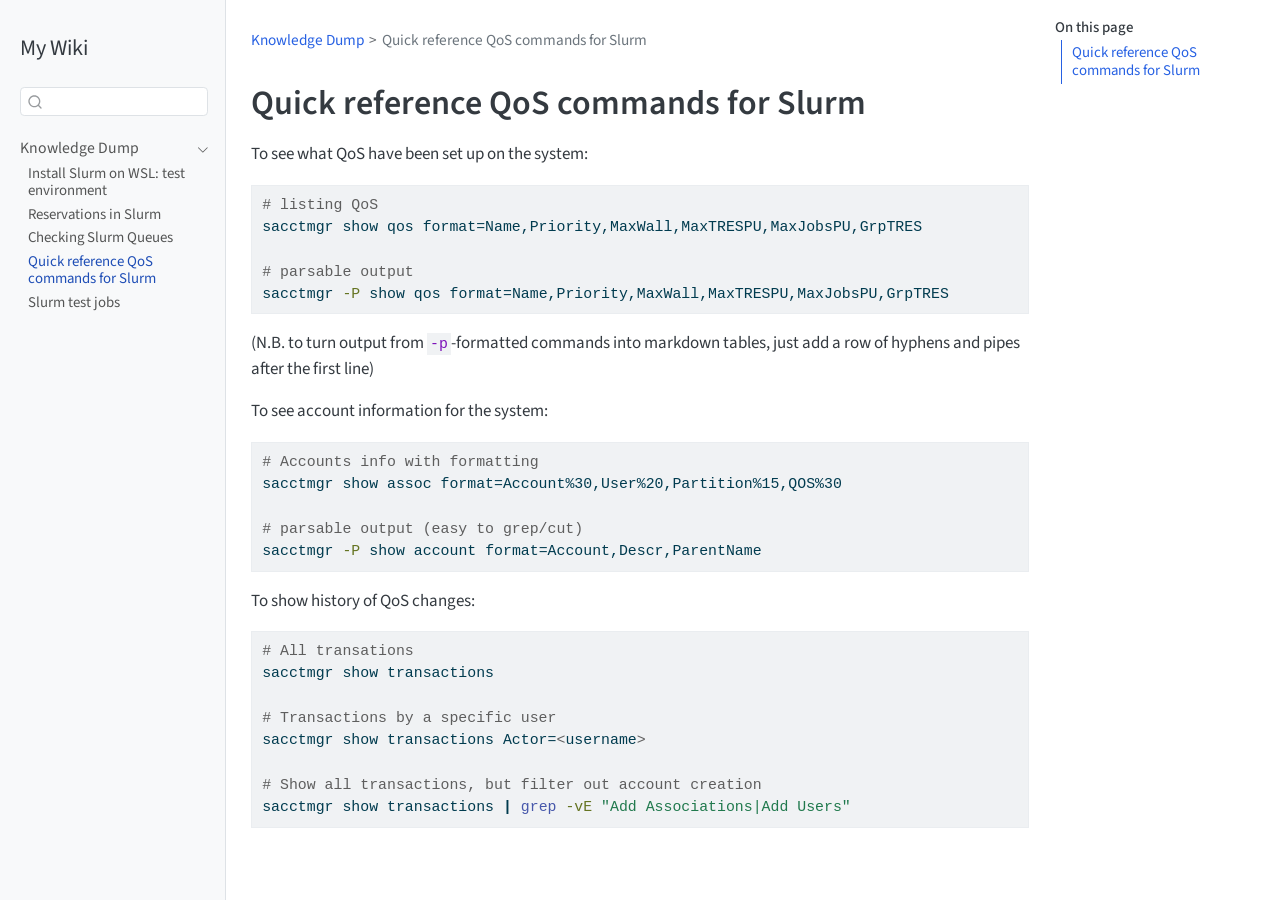
<file: knowledge-dump/slurm-qos.html>
<!DOCTYPE html>
<html xmlns="http://www.w3.org/1999/xhtml" lang="en" xml:lang="en"><head>

<meta charset="utf-8">
<meta name="generator" content="quarto-1.9.37">

<meta name="viewport" content="width=device-width, initial-scale=1.0, user-scalable=yes">


<title>slurm-qos – My Wiki</title>
<style>
/* Default styles provided by pandoc.
** See https://pandoc.org/MANUAL.html#variables-for-html for config info.
*/
code{white-space: pre-wrap;}
span.smallcaps{font-variant: small-caps;}
div.columns{display: flex; gap: min(4vw, 1.5em);}
div.column{flex: auto; overflow-x: auto;}
div.hanging-indent{margin-left: 1.5em; text-indent: -1.5em;}
ul.task-list{list-style: none;}
ul.task-list li input[type="checkbox"] {
  width: 0.8em;
  margin: 0 0.8em 0.2em -1em; /* quarto-specific, see https://github.com/quarto-dev/quarto-cli/issues/4556 */ 
  vertical-align: middle;
}
/* CSS for syntax highlighting */
html { -webkit-text-size-adjust: 100%; }
pre > code.sourceCode { white-space: pre; position: relative; }
pre > code.sourceCode > span { display: inline-block; line-height: 1.25; }
pre > code.sourceCode > span:empty { height: 1.2em; }
.sourceCode { overflow: visible; }
code.sourceCode > span { color: inherit; text-decoration: inherit; }
div.sourceCode { margin: 1em 0; }
pre.sourceCode { margin: 0; }
@media screen {
div.sourceCode { overflow: auto; }
}
@media print {
pre > code.sourceCode { white-space: pre-wrap; }
pre > code.sourceCode > span { text-indent: -5em; padding-left: 5em; }
}
pre.numberSource code
  { counter-reset: source-line 0; }
pre.numberSource code > span
  { position: relative; left: -4em; counter-increment: source-line; }
pre.numberSource code > span > a:first-child::before
  { content: counter(source-line);
    position: relative; left: -1em; text-align: right; vertical-align: baseline;
    border: none; display: inline-block;
    -webkit-touch-callout: none; -webkit-user-select: none;
    -khtml-user-select: none; -moz-user-select: none;
    -ms-user-select: none; user-select: none;
    padding: 0 4px; width: 4em;
  }
pre.numberSource { margin-left: 3em;  padding-left: 4px; }
div.sourceCode
  {   }
@media screen {
pre > code.sourceCode > span > a:first-child::before { text-decoration: underline; }
}
</style>


<script src="../site_libs/quarto-nav/quarto-nav.js"></script>
<script src="../site_libs/quarto-nav/headroom.min.js"></script>
<script src="../site_libs/clipboard/clipboard.min.js"></script>
<script src="../site_libs/quarto-search/autocomplete.umd.js"></script>
<script src="../site_libs/quarto-search/fuse.min.js"></script>
<script src="../site_libs/quarto-search/quarto-search.js"></script>
<meta name="quarto:offset" content="../">
<script src="../site_libs/quarto-html/quarto.js" type="module"></script>
<script src="../site_libs/quarto-html/tabsets/tabsets.js" type="module"></script>
<script src="../site_libs/quarto-html/popper.min.js"></script>
<script src="../site_libs/quarto-html/tippy.umd.min.js"></script>
<script src="../site_libs/quarto-html/anchor.min.js"></script>
<link href="../site_libs/quarto-html/tippy.css" rel="stylesheet">
<link href="../site_libs/quarto-html/quarto-syntax-highlighting-7f8f88aac4f3542376d5c11b86a4c14d.css" rel="stylesheet" id="quarto-text-highlighting-styles">
<script src="../site_libs/bootstrap/bootstrap.min.js"></script>
<link href="../site_libs/bootstrap/bootstrap-icons.css" rel="stylesheet">
<link href="../site_libs/bootstrap/bootstrap-bfc81c90a4e668f7cc6782dca231ae32.min.css" rel="stylesheet" append-hash="true" id="quarto-bootstrap" data-mode="light">
<script id="quarto-search-options" type="application/json">{
  "location": "sidebar",
  "copy-button": false,
  "collapse-after": 3,
  "panel-placement": "start",
  "type": "textbox",
  "limit": 50,
  "keyboard-shortcut": [
    "f",
    "/",
    "s"
  ],
  "show-item-context": false,
  "language": {
    "search-no-results-text": "No results",
    "search-matching-documents-text": "matching documents",
    "search-copy-link-title": "Copy link to search",
    "search-hide-matches-text": "Hide additional matches",
    "search-more-match-text": "more match in this document",
    "search-more-matches-text": "more matches in this document",
    "search-clear-button-title": "Clear",
    "search-text-placeholder": "",
    "search-detached-cancel-button-title": "Cancel",
    "search-submit-button-title": "Submit",
    "search-label": "Search"
  }
}</script>


<link rel="stylesheet" href="../styles.css">
</head>

<body class="nav-sidebar docked quarto-light">

<div id="quarto-search-results"></div>
  <header id="quarto-header" class="headroom fixed-top">
  <nav class="quarto-secondary-nav">
    <div class="container-fluid d-flex">
      <button type="button" class="quarto-btn-toggle btn" data-bs-toggle="collapse" role="button" data-bs-target=".quarto-sidebar-collapse-item" aria-controls="quarto-sidebar" aria-expanded="false" aria-label="Toggle sidebar navigation" onclick="if (window.quartoToggleHeadroom) { window.quartoToggleHeadroom(); }">
        <i class="bi bi-layout-text-sidebar-reverse"></i>
      </button>
        <nav class="quarto-page-breadcrumbs" aria-label="breadcrumb"><ol class="breadcrumb"><li class="breadcrumb-item"><a href="../knowledge-dump/install_slurm.html">Knowledge Dump</a></li><li class="breadcrumb-item"><a href="../knowledge-dump/slurm-qos.html">Quick reference QoS commands for Slurm</a></li></ol></nav>
        <a class="flex-grow-1" role="navigation" data-bs-toggle="collapse" data-bs-target=".quarto-sidebar-collapse-item" aria-controls="quarto-sidebar" aria-expanded="false" aria-label="Toggle sidebar navigation" onclick="if (window.quartoToggleHeadroom) { window.quartoToggleHeadroom(); }">      
        </a>
      <button type="button" class="btn quarto-search-button" aria-label="Search" onclick="window.quartoOpenSearch();">
        <i class="bi bi-search"></i>
      </button>
    </div>
  </nav>
</header>
<!-- content -->
<div id="quarto-content" class="quarto-container page-columns page-rows-contents page-layout-article">
<!-- sidebar -->
  <nav id="quarto-sidebar" class="sidebar collapse collapse-horizontal quarto-sidebar-collapse-item sidebar-navigation docked overflow-auto">
    <div class="pt-lg-2 mt-2 text-left sidebar-header">
    <div class="sidebar-title mb-0 py-0">
      <a href="../">My Wiki</a> 
    </div>
      </div>
        <div class="mt-2 flex-shrink-0 align-items-center">
        <div class="sidebar-search">
        <div id="quarto-search" class="" title="Search"></div>
        </div>
        </div>
    <div class="sidebar-menu-container"> 
    <ul class="list-unstyled mt-1">
        <li class="sidebar-item sidebar-item-section">
      <div class="sidebar-item-container"> 
            <a class="sidebar-item-text sidebar-link text-start" data-bs-toggle="collapse" data-bs-target="#quarto-sidebar-section-1" role="navigation" aria-expanded="true">
 <span class="menu-text">Knowledge Dump</span></a>
          <a class="sidebar-item-toggle text-start" data-bs-toggle="collapse" data-bs-target="#quarto-sidebar-section-1" role="navigation" aria-expanded="true" aria-label="Toggle section">
            <i class="bi bi-chevron-right ms-2"></i>
          </a> 
      </div>
      <ul id="quarto-sidebar-section-1" class="collapse list-unstyled sidebar-section depth1 show">  
          <li class="sidebar-item">
  <div class="sidebar-item-container"> 
  <a href="../knowledge-dump/install_slurm.html" class="sidebar-item-text sidebar-link">
 <span class="menu-text">Install Slurm on WSL: test environment</span></a>
  </div>
</li>
          <li class="sidebar-item">
  <div class="sidebar-item-container"> 
  <a href="../knowledge-dump/slurm_reservations.html" class="sidebar-item-text sidebar-link">
 <span class="menu-text">Reservations in Slurm</span></a>
  </div>
</li>
          <li class="sidebar-item">
  <div class="sidebar-item-container"> 
  <a href="../knowledge-dump/slurm-check-queues.html" class="sidebar-item-text sidebar-link">
 <span class="menu-text">Checking Slurm Queues</span></a>
  </div>
</li>
          <li class="sidebar-item">
  <div class="sidebar-item-container"> 
  <a href="../knowledge-dump/slurm-qos.html" class="sidebar-item-text sidebar-link active">
 <span class="menu-text">Quick reference QoS commands for Slurm</span></a>
  </div>
</li>
          <li class="sidebar-item">
  <div class="sidebar-item-container"> 
  <a href="../knowledge-dump/slurm-test-jobs.html" class="sidebar-item-text sidebar-link">
 <span class="menu-text">Slurm test jobs</span></a>
  </div>
</li>
      </ul>
  </li>
    </ul>
    </div>
</nav>
<div id="quarto-sidebar-glass" class="quarto-sidebar-collapse-item" data-bs-toggle="collapse" data-bs-target=".quarto-sidebar-collapse-item"></div>
<!-- margin-sidebar -->
    <div id="quarto-margin-sidebar" class="sidebar margin-sidebar">
        <nav id="TOC" role="doc-toc" class="toc-active">
    <h2 id="toc-title">On this page</h2>
   
  <ul>
  <li><a href="#quick-reference-qos-commands-for-slurm" id="toc-quick-reference-qos-commands-for-slurm" class="nav-link active" data-scroll-target="#quick-reference-qos-commands-for-slurm">Quick reference QoS commands for Slurm</a></li>
  </ul>
</nav>
    </div>
<!-- main -->
<main class="content" id="quarto-document-content"><header id="title-block-header" class="quarto-title-block"><nav class="quarto-page-breadcrumbs quarto-title-breadcrumbs d-none d-lg-block" aria-label="breadcrumb"><ol class="breadcrumb"><li class="breadcrumb-item"><a href="../knowledge-dump/install_slurm.html">Knowledge Dump</a></li><li class="breadcrumb-item"><a href="../knowledge-dump/slurm-qos.html">Quick reference QoS commands for Slurm</a></li></ol></nav></header>




<section id="quick-reference-qos-commands-for-slurm" class="level1">
<h1>Quick reference QoS commands for Slurm</h1>
<p>To see what QoS have been set up on the system:</p>
<div class="code-copy-outer-scaffold"><div class="sourceCode" id="cb1"><pre class="sourceCode bash code-with-copy"><code class="sourceCode bash"><span id="cb1-1"><a href="#cb1-1" aria-hidden="true" tabindex="-1"></a><span class="co"># listing QoS</span></span>
<span id="cb1-2"><a href="#cb1-2" aria-hidden="true" tabindex="-1"></a><span class="ex">sacctmgr</span> show qos format=Name,Priority,MaxWall,MaxTRESPU,MaxJobsPU,GrpTRES</span>
<span id="cb1-3"><a href="#cb1-3" aria-hidden="true" tabindex="-1"></a></span>
<span id="cb1-4"><a href="#cb1-4" aria-hidden="true" tabindex="-1"></a><span class="co"># parsable output</span></span>
<span id="cb1-5"><a href="#cb1-5" aria-hidden="true" tabindex="-1"></a><span class="ex">sacctmgr</span> <span class="at">-P</span> show qos format=Name,Priority,MaxWall,MaxTRESPU,MaxJobsPU,GrpTRES</span></code></pre></div><button title="Copy to Clipboard" class="code-copy-button"><i class="bi"></i></button></div>
<p>(N.B. to turn output from <code>-p</code>-formatted commands into markdown tables, just add a row of hyphens and pipes after the first line)</p>
<p>To see account information for the system:</p>
<div class="code-copy-outer-scaffold"><div class="sourceCode" id="cb2"><pre class="sourceCode bash code-with-copy"><code class="sourceCode bash"><span id="cb2-1"><a href="#cb2-1" aria-hidden="true" tabindex="-1"></a><span class="co"># Accounts info with formatting</span></span>
<span id="cb2-2"><a href="#cb2-2" aria-hidden="true" tabindex="-1"></a><span class="ex">sacctmgr</span> show assoc format=Account%30,User%20,Partition%15,QOS%30</span>
<span id="cb2-3"><a href="#cb2-3" aria-hidden="true" tabindex="-1"></a></span>
<span id="cb2-4"><a href="#cb2-4" aria-hidden="true" tabindex="-1"></a><span class="co"># parsable output (easy to grep/cut)</span></span>
<span id="cb2-5"><a href="#cb2-5" aria-hidden="true" tabindex="-1"></a><span class="ex">sacctmgr</span> <span class="at">-P</span> show account format=Account,Descr,ParentName</span></code></pre></div><button title="Copy to Clipboard" class="code-copy-button"><i class="bi"></i></button></div>
<p>To show history of QoS changes:</p>
<div class="code-copy-outer-scaffold"><div class="sourceCode" id="cb3"><pre class="sourceCode bash code-with-copy"><code class="sourceCode bash"><span id="cb3-1"><a href="#cb3-1" aria-hidden="true" tabindex="-1"></a><span class="co"># All transations</span></span>
<span id="cb3-2"><a href="#cb3-2" aria-hidden="true" tabindex="-1"></a><span class="ex">sacctmgr</span> show transactions</span>
<span id="cb3-3"><a href="#cb3-3" aria-hidden="true" tabindex="-1"></a></span>
<span id="cb3-4"><a href="#cb3-4" aria-hidden="true" tabindex="-1"></a><span class="co"># Transactions by a specific user</span></span>
<span id="cb3-5"><a href="#cb3-5" aria-hidden="true" tabindex="-1"></a><span class="ex">sacctmgr</span> show transactions Actor=<span class="op">&lt;</span>username<span class="op">&gt;</span></span>
<span id="cb3-6"><a href="#cb3-6" aria-hidden="true" tabindex="-1"></a></span>
<span id="cb3-7"><a href="#cb3-7" aria-hidden="true" tabindex="-1"></a><span class="co"># Show all transactions, but filter out account creation</span></span>
<span id="cb3-8"><a href="#cb3-8" aria-hidden="true" tabindex="-1"></a><span class="ex">sacctmgr</span> show transactions <span class="kw">|</span> <span class="fu">grep</span> <span class="at">-vE</span> <span class="st">"Add Associations|Add Users"</span></span></code></pre></div><button title="Copy to Clipboard" class="code-copy-button"><i class="bi"></i></button></div>


</section>

</main> <!-- /main -->
<script id="quarto-html-after-body" type="application/javascript">
  window.document.addEventListener("DOMContentLoaded", function (event) {
    const icon = "";
    const anchorJS = new window.AnchorJS();
    anchorJS.options = {
      placement: 'right',
      icon: icon
    };
    anchorJS.add('.anchored');
    const isCodeAnnotation = (el) => {
      for (const clz of el.classList) {
        if (clz.startsWith('code-annotation-')) {                     
          return true;
        }
      }
      return false;
    }
    const onCopySuccess = function(e) {
      // button target
      const button = e.trigger;
      // don't keep focus
      button.blur();
      // flash "checked"
      button.classList.add('code-copy-button-checked');
      var currentTitle = button.getAttribute("title");
      button.setAttribute("title", "Copied!");
      let tooltip;
      if (window.bootstrap) {
        button.setAttribute("data-bs-toggle", "tooltip");
        button.setAttribute("data-bs-placement", "left");
        button.setAttribute("data-bs-title", "Copied!");
        tooltip = new bootstrap.Tooltip(button, 
          { trigger: "manual", 
            customClass: "code-copy-button-tooltip",
            offset: [0, -8]});
        tooltip.show();    
      }
      setTimeout(function() {
        if (tooltip) {
          tooltip.hide();
          button.removeAttribute("data-bs-title");
          button.removeAttribute("data-bs-toggle");
          button.removeAttribute("data-bs-placement");
        }
        button.setAttribute("title", currentTitle);
        button.classList.remove('code-copy-button-checked');
      }, 1000);
      // clear code selection
      e.clearSelection();
    }
    const getTextToCopy = function(trigger) {
      const outerScaffold = trigger.parentElement.cloneNode(true);
      const codeEl = outerScaffold.querySelector('code');
      for (const childEl of codeEl.children) {
        if (isCodeAnnotation(childEl)) {
          childEl.remove();
        }
      }
      return codeEl.innerText;
    }
    const clipboard = new window.ClipboardJS('.code-copy-button:not([data-in-quarto-modal])', {
      text: getTextToCopy
    });
    clipboard.on('success', onCopySuccess);
    if (window.document.getElementById('quarto-embedded-source-code-modal')) {
      const clipboardModal = new window.ClipboardJS('.code-copy-button[data-in-quarto-modal]', {
        text: getTextToCopy,
        container: window.document.getElementById('quarto-embedded-source-code-modal')
      });
      clipboardModal.on('success', onCopySuccess);
    }
      var localhostRegex = new RegExp(/^(?:http|https):\/\/localhost\:?[0-9]*\//);
      var mailtoRegex = new RegExp(/^mailto:/);
        var filterRegex = new RegExp("https:\/\/murphyqm\.github\.io\/wiki\/");
      var isInternal = (href) => {
          return filterRegex.test(href) || localhostRegex.test(href) || mailtoRegex.test(href);
      }
      // Inspect non-navigation links and adorn them if external
     var links = window.document.querySelectorAll('a[href]:not(.nav-link):not(.navbar-brand):not(.toc-action):not(.sidebar-link):not(.sidebar-item-toggle):not(.pagination-link):not(.no-external):not([aria-hidden]):not(.dropdown-item):not(.quarto-navigation-tool):not(.about-link)');
      for (var i=0; i<links.length; i++) {
        const link = links[i];
        if (!isInternal(link.href)) {
          // undo the damage that might have been done by quarto-nav.js in the case of
          // links that we want to consider external
          if (link.dataset.originalHref !== undefined) {
            link.href = link.dataset.originalHref;
          }
        }
      }
    function tippyHover(el, contentFn, onTriggerFn, onUntriggerFn) {
      const config = {
        allowHTML: true,
        maxWidth: 500,
        delay: 100,
        arrow: false,
        appendTo: function(el) {
            return el.parentElement;
        },
        interactive: true,
        interactiveBorder: 10,
        theme: 'quarto',
        placement: 'bottom-start',
      };
      if (contentFn) {
        config.content = contentFn;
      }
      if (onTriggerFn) {
        config.onTrigger = onTriggerFn;
      }
      if (onUntriggerFn) {
        config.onUntrigger = onUntriggerFn;
      }
      window.tippy(el, config); 
    }
    const noterefs = window.document.querySelectorAll('a[role="doc-noteref"]');
    for (var i=0; i<noterefs.length; i++) {
      const ref = noterefs[i];
      tippyHover(ref, function() {
        // use id or data attribute instead here
        let href = ref.getAttribute('data-footnote-href') || ref.getAttribute('href');
        try { href = new URL(href).hash; } catch {}
        const id = href.replace(/^#\/?/, "");
        const note = window.document.getElementById(id);
        if (note) {
          return note.innerHTML;
        } else {
          return "";
        }
      });
    }
    const xrefs = window.document.querySelectorAll('a.quarto-xref');
    const processXRef = (id, note) => {
      // Strip column container classes
      const stripColumnClz = (el) => {
        el.classList.remove("page-full", "page-columns");
        if (el.children) {
          for (const child of el.children) {
            stripColumnClz(child);
          }
        }
      }
      stripColumnClz(note)
      if (id === null || id.startsWith('sec-')) {
        // Special case sections, only their first couple elements
        const container = document.createElement("div");
        if (note.children && note.children.length > 2) {
          container.appendChild(note.children[0].cloneNode(true));
          for (let i = 1; i < note.children.length; i++) {
            const child = note.children[i];
            if (child.tagName === "P" && child.innerText === "") {
              continue;
            } else {
              container.appendChild(child.cloneNode(true));
              break;
            }
          }
          if (window.Quarto?.typesetMath) {
            window.Quarto.typesetMath(container);
          }
          return container.innerHTML
        } else {
          if (window.Quarto?.typesetMath) {
            window.Quarto.typesetMath(note);
          }
          return note.innerHTML;
        }
      } else {
        // Remove any anchor links if they are present
        const anchorLink = note.querySelector('a.anchorjs-link');
        if (anchorLink) {
          anchorLink.remove();
        }
        if (window.Quarto?.typesetMath) {
          window.Quarto.typesetMath(note);
        }
        if (note.classList.contains("callout")) {
          return note.outerHTML;
        } else {
          return note.innerHTML;
        }
      }
    }
    for (var i=0; i<xrefs.length; i++) {
      const xref = xrefs[i];
      tippyHover(xref, undefined, function(instance) {
        instance.disable();
        let url = xref.getAttribute('href');
        let hash = undefined; 
        if (url.startsWith('#')) {
          hash = url;
        } else {
          try { hash = new URL(url).hash; } catch {}
        }
        if (hash) {
          const id = hash.replace(/^#\/?/, "");
          const note = window.document.getElementById(id);
          if (note !== null) {
            try {
              const html = processXRef(id, note.cloneNode(true));
              instance.setContent(html);
            } finally {
              instance.enable();
              instance.show();
            }
          } else {
            // See if we can fetch this
            fetch(url.split('#')[0])
            .then(res => res.text())
            .then(html => {
              const parser = new DOMParser();
              const htmlDoc = parser.parseFromString(html, "text/html");
              const note = htmlDoc.getElementById(id);
              if (note !== null) {
                const html = processXRef(id, note);
                instance.setContent(html);
              } 
            }).finally(() => {
              instance.enable();
              instance.show();
            });
          }
        } else {
          // See if we can fetch a full url (with no hash to target)
          // This is a special case and we should probably do some content thinning / targeting
          fetch(url)
          .then(res => res.text())
          .then(html => {
            const parser = new DOMParser();
            const htmlDoc = parser.parseFromString(html, "text/html");
            const note = htmlDoc.querySelector('main.content');
            if (note !== null) {
              // This should only happen for chapter cross references
              // (since there is no id in the URL)
              // remove the first header
              if (note.children.length > 0 && note.children[0].tagName === "HEADER") {
                note.children[0].remove();
              }
              const html = processXRef(null, note);
              instance.setContent(html);
            } 
          }).finally(() => {
            instance.enable();
            instance.show();
          });
        }
      }, function(instance) {
      });
    }
        let selectedAnnoteEl;
        const selectorForAnnotation = ( cell, annotation) => {
          let cellAttr = 'data-code-cell="' + cell + '"';
          let lineAttr = 'data-code-annotation="' +  annotation + '"';
          const selector = 'span[' + cellAttr + '][' + lineAttr + ']';
          return selector;
        }
        const selectCodeLines = (annoteEl) => {
          const doc = window.document;
          const targetCell = annoteEl.getAttribute("data-target-cell");
          const targetAnnotation = annoteEl.getAttribute("data-target-annotation");
          const annoteSpan = window.document.querySelector(selectorForAnnotation(targetCell, targetAnnotation));
          const lines = annoteSpan.getAttribute("data-code-lines").split(",");
          const lineIds = lines.map((line) => {
            return targetCell + "-" + line;
          })
          let top = null;
          let height = null;
          let parent = null;
          if (lineIds.length > 0) {
              //compute the position of the single el (top and bottom and make a div)
              const el = window.document.getElementById(lineIds[0]);
              top = el.offsetTop;
              height = el.offsetHeight;
              parent = el.parentElement.parentElement;
            if (lineIds.length > 1) {
              const lastEl = window.document.getElementById(lineIds[lineIds.length - 1]);
              const bottom = lastEl.offsetTop + lastEl.offsetHeight;
              height = bottom - top;
            }
            if (top !== null && height !== null && parent !== null) {
              // cook up a div (if necessary) and position it 
              let div = window.document.getElementById("code-annotation-line-highlight");
              if (div === null) {
                div = window.document.createElement("div");
                div.setAttribute("id", "code-annotation-line-highlight");
                div.style.position = 'absolute';
                parent.appendChild(div);
              }
              div.style.top = top - 2 + "px";
              div.style.height = height + 4 + "px";
              div.style.left = 0;
              let gutterDiv = window.document.getElementById("code-annotation-line-highlight-gutter");
              if (gutterDiv === null) {
                gutterDiv = window.document.createElement("div");
                gutterDiv.setAttribute("id", "code-annotation-line-highlight-gutter");
                gutterDiv.style.position = 'absolute';
                const codeCell = window.document.getElementById(targetCell);
                const gutter = codeCell.querySelector('.code-annotation-gutter');
                gutter.appendChild(gutterDiv);
              }
              gutterDiv.style.top = top - 2 + "px";
              gutterDiv.style.height = height + 4 + "px";
            }
            selectedAnnoteEl = annoteEl;
          }
        };
        const unselectCodeLines = () => {
          const elementsIds = ["code-annotation-line-highlight", "code-annotation-line-highlight-gutter"];
          elementsIds.forEach((elId) => {
            const div = window.document.getElementById(elId);
            if (div) {
              div.remove();
            }
          });
          selectedAnnoteEl = undefined;
        };
          // Handle positioning of the toggle
      window.addEventListener(
        "resize",
        throttle(() => {
          elRect = undefined;
          if (selectedAnnoteEl) {
            selectCodeLines(selectedAnnoteEl);
          }
        }, 10)
      );
      function throttle(fn, ms) {
      let throttle = false;
      let timer;
        return (...args) => {
          if(!throttle) { // first call gets through
              fn.apply(this, args);
              throttle = true;
          } else { // all the others get throttled
              if(timer) clearTimeout(timer); // cancel #2
              timer = setTimeout(() => {
                fn.apply(this, args);
                timer = throttle = false;
              }, ms);
          }
        };
      }
        // Attach click handler to the DT
        const annoteDls = window.document.querySelectorAll('dt[data-target-cell]');
        for (const annoteDlNode of annoteDls) {
          annoteDlNode.addEventListener('click', (event) => {
            const clickedEl = event.target;
            if (clickedEl !== selectedAnnoteEl) {
              unselectCodeLines();
              const activeEl = window.document.querySelector('dt[data-target-cell].code-annotation-active');
              if (activeEl) {
                activeEl.classList.remove('code-annotation-active');
              }
              selectCodeLines(clickedEl);
              clickedEl.classList.add('code-annotation-active');
            } else {
              // Unselect the line
              unselectCodeLines();
              clickedEl.classList.remove('code-annotation-active');
            }
          });
        }
    const findCites = (el) => {
      const parentEl = el.parentElement;
      if (parentEl) {
        const cites = parentEl.dataset.cites;
        if (cites) {
          return {
            el,
            cites: cites.split(' ')
          };
        } else {
          return findCites(el.parentElement)
        }
      } else {
        return undefined;
      }
    };
    var bibliorefs = window.document.querySelectorAll('a[role="doc-biblioref"]');
    for (var i=0; i<bibliorefs.length; i++) {
      const ref = bibliorefs[i];
      const citeInfo = findCites(ref);
      if (citeInfo) {
        tippyHover(citeInfo.el, function() {
          var popup = window.document.createElement('div');
          citeInfo.cites.forEach(function(cite) {
            var citeDiv = window.document.createElement('div');
            citeDiv.classList.add('hanging-indent');
            citeDiv.classList.add('csl-entry');
            var biblioDiv = window.document.getElementById('ref-' + cite);
            if (biblioDiv) {
              citeDiv.innerHTML = biblioDiv.innerHTML;
            }
            popup.appendChild(citeDiv);
          });
          return popup.innerHTML;
        });
      }
    }
  });
  </script>
</div> <!-- /content -->




</body></html>
</file>
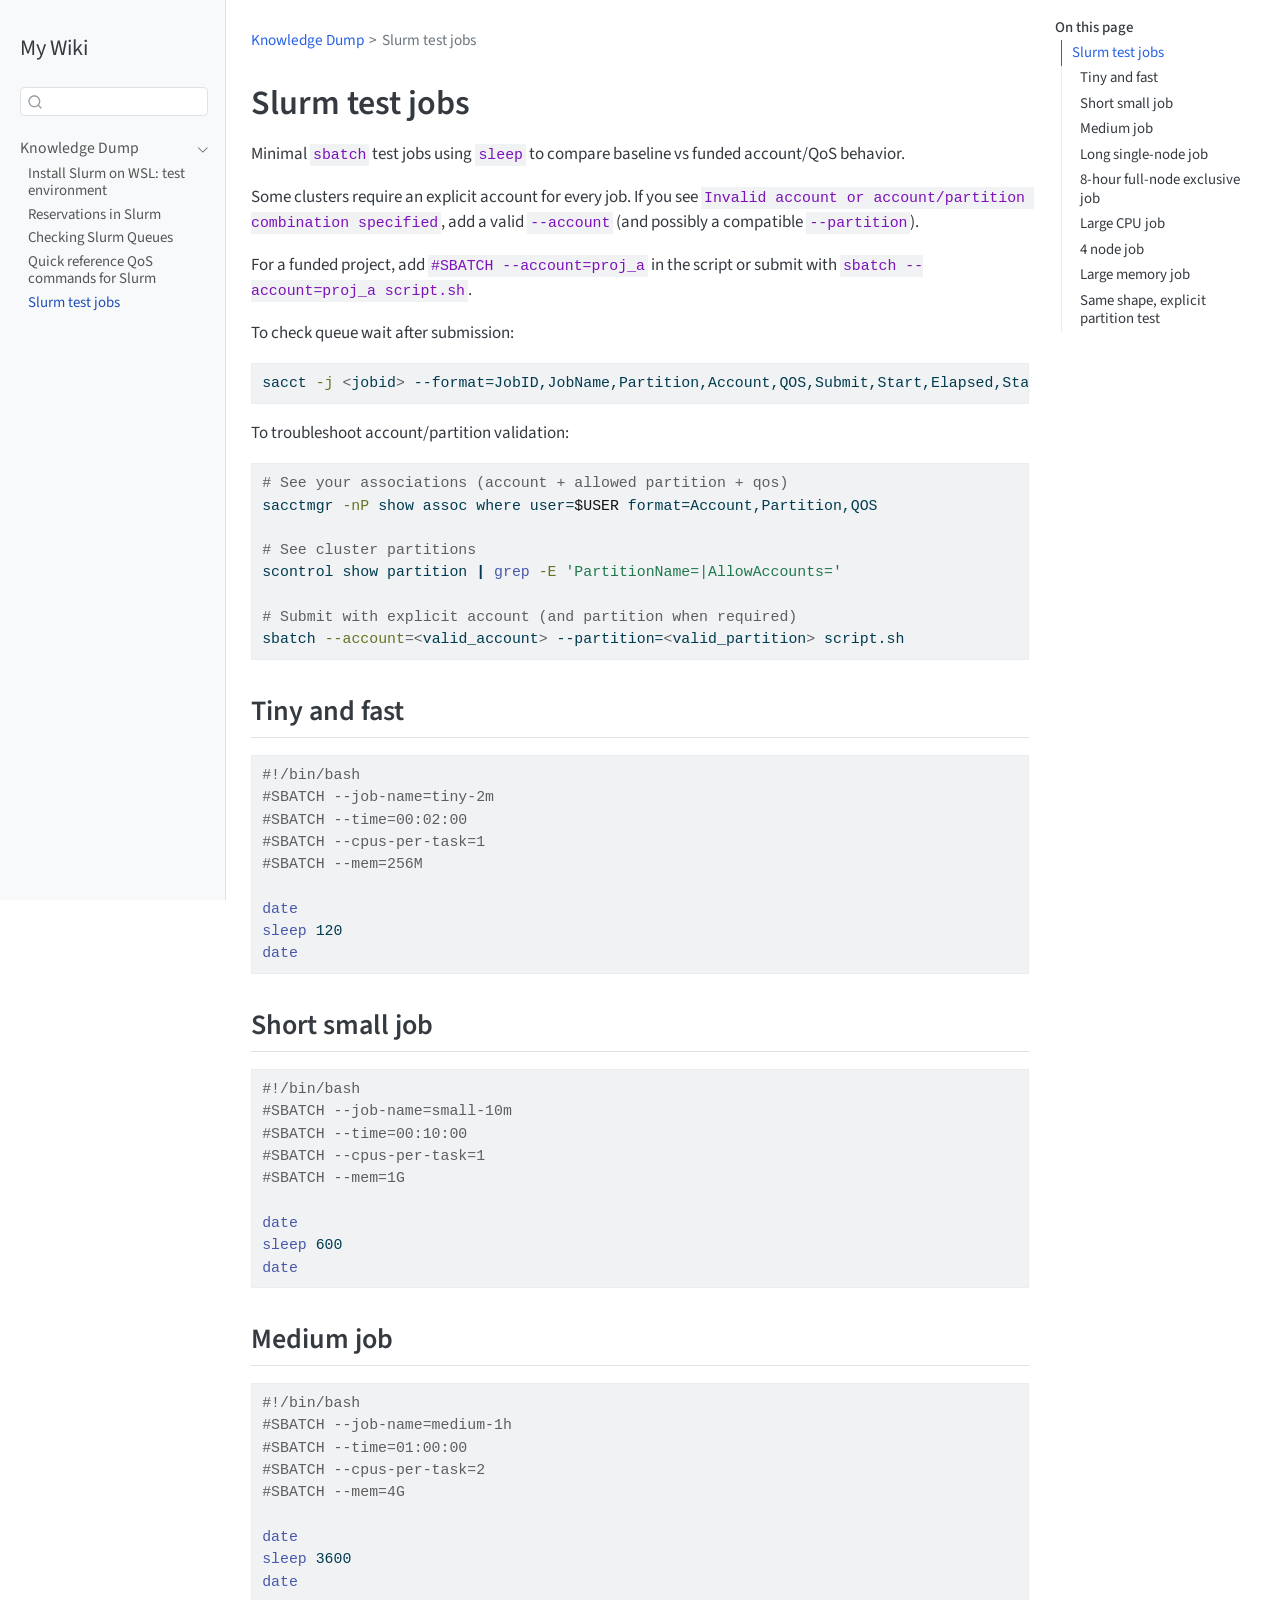
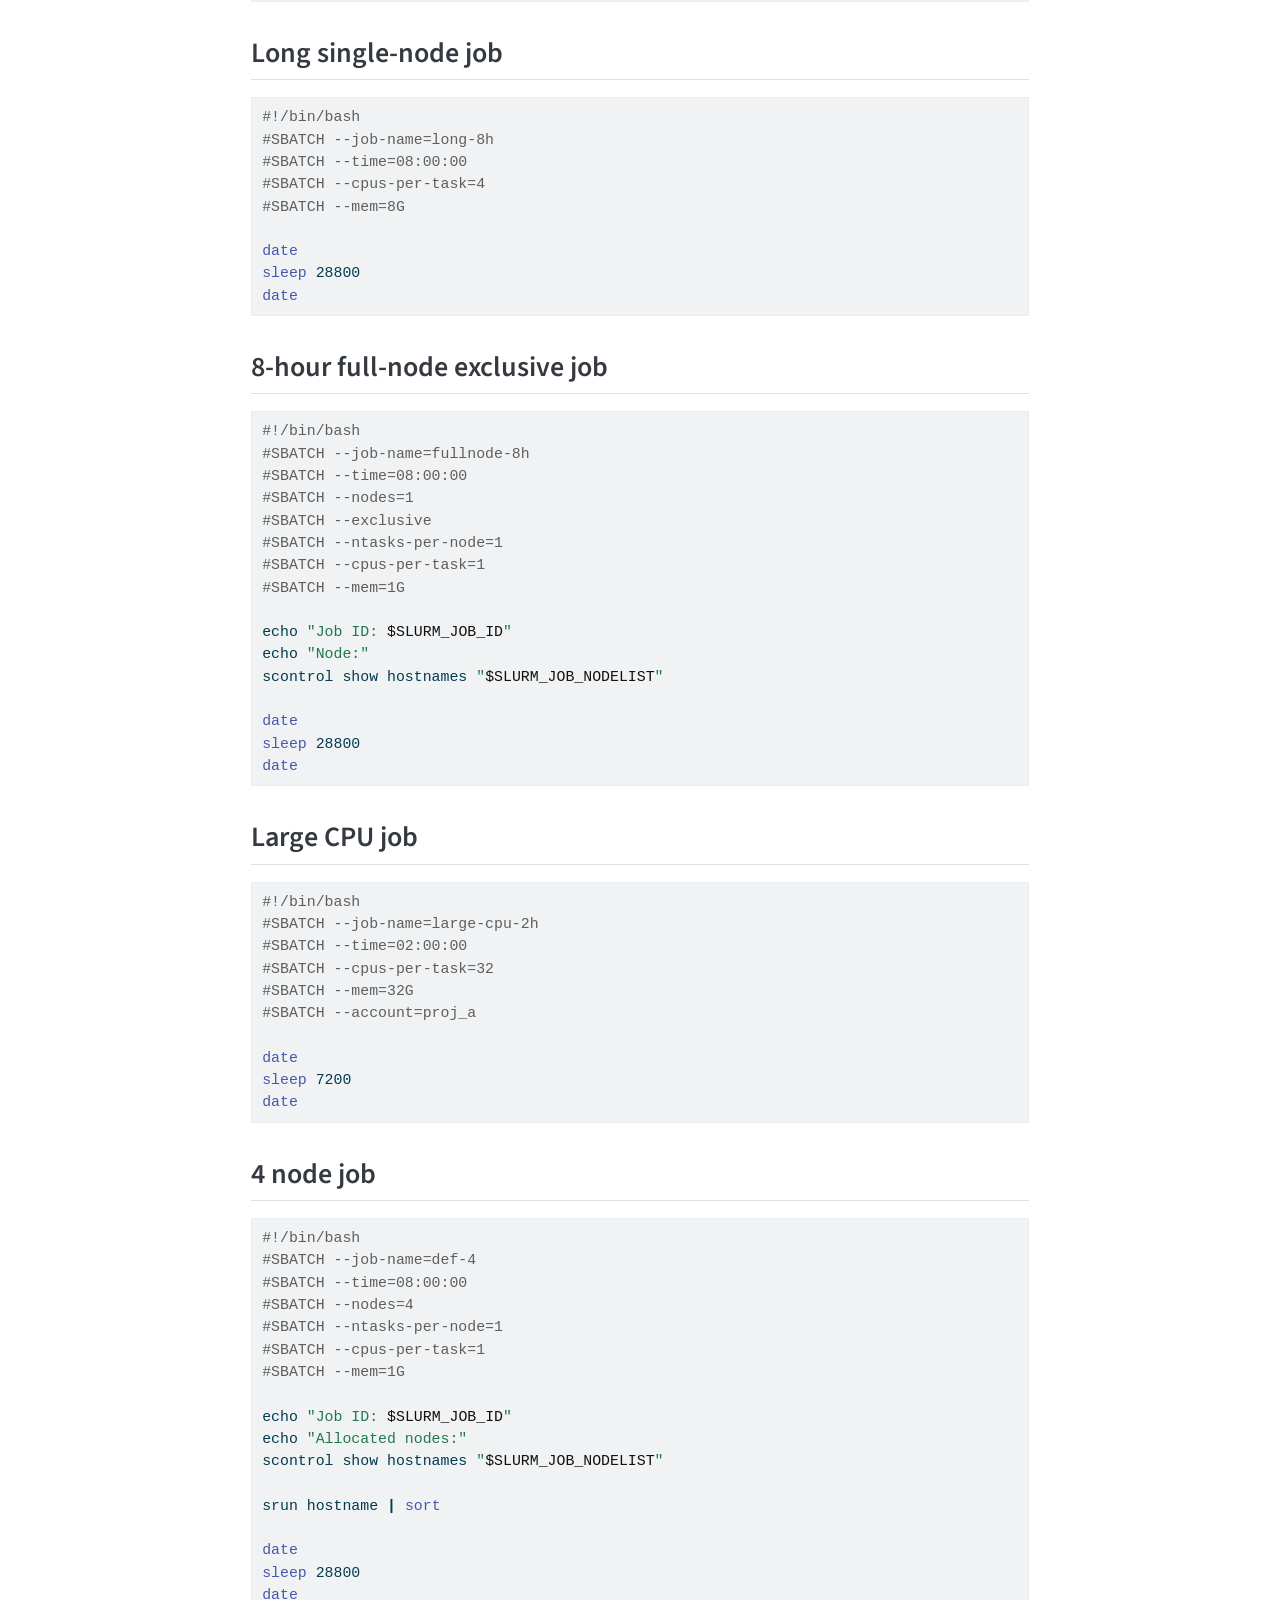
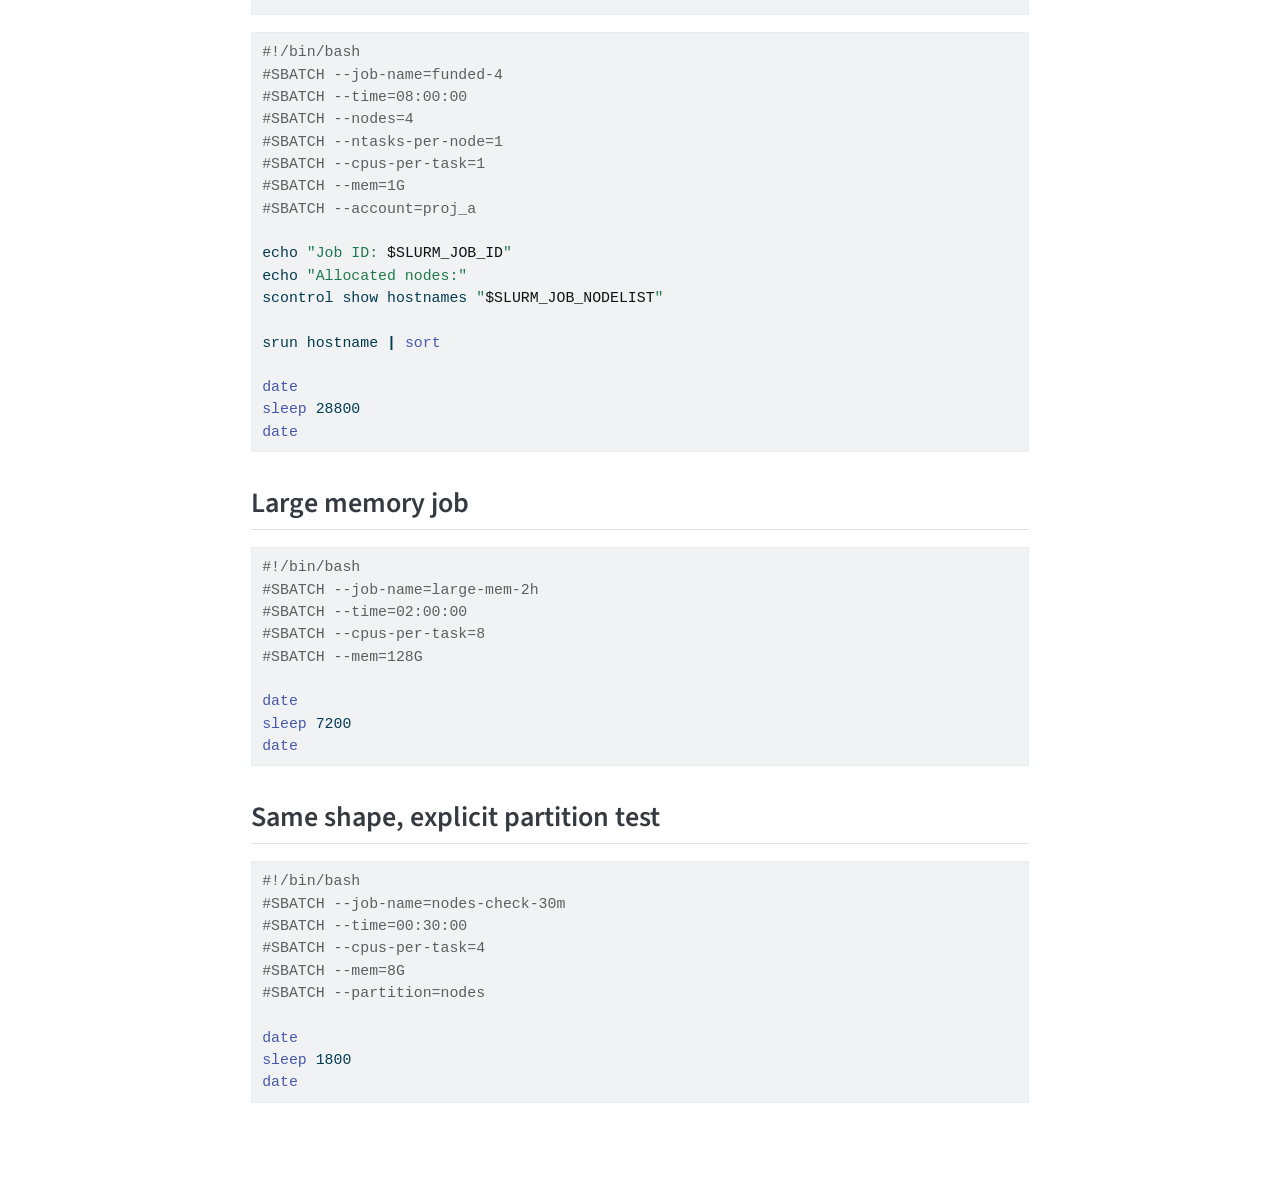
<file: knowledge-dump/slurm-test-jobs.html>
<!DOCTYPE html>
<html xmlns="http://www.w3.org/1999/xhtml" lang="en" xml:lang="en"><head>

<meta charset="utf-8">
<meta name="generator" content="quarto-1.9.37">

<meta name="viewport" content="width=device-width, initial-scale=1.0, user-scalable=yes">


<title>slurm-test-jobs – My Wiki</title>
<style>
/* Default styles provided by pandoc.
** See https://pandoc.org/MANUAL.html#variables-for-html for config info.
*/
code{white-space: pre-wrap;}
span.smallcaps{font-variant: small-caps;}
div.columns{display: flex; gap: min(4vw, 1.5em);}
div.column{flex: auto; overflow-x: auto;}
div.hanging-indent{margin-left: 1.5em; text-indent: -1.5em;}
ul.task-list{list-style: none;}
ul.task-list li input[type="checkbox"] {
  width: 0.8em;
  margin: 0 0.8em 0.2em -1em; /* quarto-specific, see https://github.com/quarto-dev/quarto-cli/issues/4556 */ 
  vertical-align: middle;
}
/* CSS for syntax highlighting */
html { -webkit-text-size-adjust: 100%; }
pre > code.sourceCode { white-space: pre; position: relative; }
pre > code.sourceCode > span { display: inline-block; line-height: 1.25; }
pre > code.sourceCode > span:empty { height: 1.2em; }
.sourceCode { overflow: visible; }
code.sourceCode > span { color: inherit; text-decoration: inherit; }
div.sourceCode { margin: 1em 0; }
pre.sourceCode { margin: 0; }
@media screen {
div.sourceCode { overflow: auto; }
}
@media print {
pre > code.sourceCode { white-space: pre-wrap; }
pre > code.sourceCode > span { text-indent: -5em; padding-left: 5em; }
}
pre.numberSource code
  { counter-reset: source-line 0; }
pre.numberSource code > span
  { position: relative; left: -4em; counter-increment: source-line; }
pre.numberSource code > span > a:first-child::before
  { content: counter(source-line);
    position: relative; left: -1em; text-align: right; vertical-align: baseline;
    border: none; display: inline-block;
    -webkit-touch-callout: none; -webkit-user-select: none;
    -khtml-user-select: none; -moz-user-select: none;
    -ms-user-select: none; user-select: none;
    padding: 0 4px; width: 4em;
  }
pre.numberSource { margin-left: 3em;  padding-left: 4px; }
div.sourceCode
  {   }
@media screen {
pre > code.sourceCode > span > a:first-child::before { text-decoration: underline; }
}
</style>


<script src="../site_libs/quarto-nav/quarto-nav.js"></script>
<script src="../site_libs/quarto-nav/headroom.min.js"></script>
<script src="../site_libs/clipboard/clipboard.min.js"></script>
<script src="../site_libs/quarto-search/autocomplete.umd.js"></script>
<script src="../site_libs/quarto-search/fuse.min.js"></script>
<script src="../site_libs/quarto-search/quarto-search.js"></script>
<meta name="quarto:offset" content="../">
<script src="../site_libs/quarto-html/quarto.js" type="module"></script>
<script src="../site_libs/quarto-html/tabsets/tabsets.js" type="module"></script>
<script src="../site_libs/quarto-html/popper.min.js"></script>
<script src="../site_libs/quarto-html/tippy.umd.min.js"></script>
<script src="../site_libs/quarto-html/anchor.min.js"></script>
<link href="../site_libs/quarto-html/tippy.css" rel="stylesheet">
<link href="../site_libs/quarto-html/quarto-syntax-highlighting-7f8f88aac4f3542376d5c11b86a4c14d.css" rel="stylesheet" id="quarto-text-highlighting-styles">
<script src="../site_libs/bootstrap/bootstrap.min.js"></script>
<link href="../site_libs/bootstrap/bootstrap-icons.css" rel="stylesheet">
<link href="../site_libs/bootstrap/bootstrap-bfc81c90a4e668f7cc6782dca231ae32.min.css" rel="stylesheet" append-hash="true" id="quarto-bootstrap" data-mode="light">
<script id="quarto-search-options" type="application/json">{
  "location": "sidebar",
  "copy-button": false,
  "collapse-after": 3,
  "panel-placement": "start",
  "type": "textbox",
  "limit": 50,
  "keyboard-shortcut": [
    "f",
    "/",
    "s"
  ],
  "show-item-context": false,
  "language": {
    "search-no-results-text": "No results",
    "search-matching-documents-text": "matching documents",
    "search-copy-link-title": "Copy link to search",
    "search-hide-matches-text": "Hide additional matches",
    "search-more-match-text": "more match in this document",
    "search-more-matches-text": "more matches in this document",
    "search-clear-button-title": "Clear",
    "search-text-placeholder": "",
    "search-detached-cancel-button-title": "Cancel",
    "search-submit-button-title": "Submit",
    "search-label": "Search"
  }
}</script>


<link rel="stylesheet" href="../styles.css">
</head>

<body class="nav-sidebar docked quarto-light">

<div id="quarto-search-results"></div>
  <header id="quarto-header" class="headroom fixed-top">
  <nav class="quarto-secondary-nav">
    <div class="container-fluid d-flex">
      <button type="button" class="quarto-btn-toggle btn" data-bs-toggle="collapse" role="button" data-bs-target=".quarto-sidebar-collapse-item" aria-controls="quarto-sidebar" aria-expanded="false" aria-label="Toggle sidebar navigation" onclick="if (window.quartoToggleHeadroom) { window.quartoToggleHeadroom(); }">
        <i class="bi bi-layout-text-sidebar-reverse"></i>
      </button>
        <nav class="quarto-page-breadcrumbs" aria-label="breadcrumb"><ol class="breadcrumb"><li class="breadcrumb-item"><a href="../knowledge-dump/install_slurm.html">Knowledge Dump</a></li><li class="breadcrumb-item"><a href="../knowledge-dump/slurm-test-jobs.html">Slurm test jobs</a></li></ol></nav>
        <a class="flex-grow-1" role="navigation" data-bs-toggle="collapse" data-bs-target=".quarto-sidebar-collapse-item" aria-controls="quarto-sidebar" aria-expanded="false" aria-label="Toggle sidebar navigation" onclick="if (window.quartoToggleHeadroom) { window.quartoToggleHeadroom(); }">      
        </a>
      <button type="button" class="btn quarto-search-button" aria-label="Search" onclick="window.quartoOpenSearch();">
        <i class="bi bi-search"></i>
      </button>
    </div>
  </nav>
</header>
<!-- content -->
<div id="quarto-content" class="quarto-container page-columns page-rows-contents page-layout-article">
<!-- sidebar -->
  <nav id="quarto-sidebar" class="sidebar collapse collapse-horizontal quarto-sidebar-collapse-item sidebar-navigation docked overflow-auto">
    <div class="pt-lg-2 mt-2 text-left sidebar-header">
    <div class="sidebar-title mb-0 py-0">
      <a href="../">My Wiki</a> 
    </div>
      </div>
        <div class="mt-2 flex-shrink-0 align-items-center">
        <div class="sidebar-search">
        <div id="quarto-search" class="" title="Search"></div>
        </div>
        </div>
    <div class="sidebar-menu-container"> 
    <ul class="list-unstyled mt-1">
        <li class="sidebar-item sidebar-item-section">
      <div class="sidebar-item-container"> 
            <a class="sidebar-item-text sidebar-link text-start" data-bs-toggle="collapse" data-bs-target="#quarto-sidebar-section-1" role="navigation" aria-expanded="true">
 <span class="menu-text">Knowledge Dump</span></a>
          <a class="sidebar-item-toggle text-start" data-bs-toggle="collapse" data-bs-target="#quarto-sidebar-section-1" role="navigation" aria-expanded="true" aria-label="Toggle section">
            <i class="bi bi-chevron-right ms-2"></i>
          </a> 
      </div>
      <ul id="quarto-sidebar-section-1" class="collapse list-unstyled sidebar-section depth1 show">  
          <li class="sidebar-item">
  <div class="sidebar-item-container"> 
  <a href="../knowledge-dump/install_slurm.html" class="sidebar-item-text sidebar-link">
 <span class="menu-text">Install Slurm on WSL: test environment</span></a>
  </div>
</li>
          <li class="sidebar-item">
  <div class="sidebar-item-container"> 
  <a href="../knowledge-dump/slurm_reservations.html" class="sidebar-item-text sidebar-link">
 <span class="menu-text">Reservations in Slurm</span></a>
  </div>
</li>
          <li class="sidebar-item">
  <div class="sidebar-item-container"> 
  <a href="../knowledge-dump/slurm-check-queues.html" class="sidebar-item-text sidebar-link">
 <span class="menu-text">Checking Slurm Queues</span></a>
  </div>
</li>
          <li class="sidebar-item">
  <div class="sidebar-item-container"> 
  <a href="../knowledge-dump/slurm-qos.html" class="sidebar-item-text sidebar-link">
 <span class="menu-text">Quick reference QoS commands for Slurm</span></a>
  </div>
</li>
          <li class="sidebar-item">
  <div class="sidebar-item-container"> 
  <a href="../knowledge-dump/slurm-test-jobs.html" class="sidebar-item-text sidebar-link active">
 <span class="menu-text">Slurm test jobs</span></a>
  </div>
</li>
      </ul>
  </li>
    </ul>
    </div>
</nav>
<div id="quarto-sidebar-glass" class="quarto-sidebar-collapse-item" data-bs-toggle="collapse" data-bs-target=".quarto-sidebar-collapse-item"></div>
<!-- margin-sidebar -->
    <div id="quarto-margin-sidebar" class="sidebar margin-sidebar">
        <nav id="TOC" role="doc-toc" class="toc-active">
    <h2 id="toc-title">On this page</h2>
   
  <ul>
  <li><a href="#slurm-test-jobs" id="toc-slurm-test-jobs" class="nav-link active" data-scroll-target="#slurm-test-jobs">Slurm test jobs</a>
  <ul class="collapse">
  <li><a href="#tiny-and-fast" id="toc-tiny-and-fast" class="nav-link" data-scroll-target="#tiny-and-fast">Tiny and fast</a></li>
  <li><a href="#short-small-job" id="toc-short-small-job" class="nav-link" data-scroll-target="#short-small-job">Short small job</a></li>
  <li><a href="#medium-job" id="toc-medium-job" class="nav-link" data-scroll-target="#medium-job">Medium job</a></li>
  <li><a href="#long-single-node-job" id="toc-long-single-node-job" class="nav-link" data-scroll-target="#long-single-node-job">Long single-node job</a></li>
  <li><a href="#hour-full-node-exclusive-job" id="toc-hour-full-node-exclusive-job" class="nav-link" data-scroll-target="#hour-full-node-exclusive-job">8-hour full-node exclusive job</a></li>
  <li><a href="#large-cpu-job" id="toc-large-cpu-job" class="nav-link" data-scroll-target="#large-cpu-job">Large CPU job</a></li>
  <li><a href="#node-job" id="toc-node-job" class="nav-link" data-scroll-target="#node-job">4 node job</a></li>
  <li><a href="#large-memory-job" id="toc-large-memory-job" class="nav-link" data-scroll-target="#large-memory-job">Large memory job</a></li>
  <li><a href="#same-shape-explicit-partition-test" id="toc-same-shape-explicit-partition-test" class="nav-link" data-scroll-target="#same-shape-explicit-partition-test">Same shape, explicit partition test</a></li>
  </ul></li>
  </ul>
</nav>
    </div>
<!-- main -->
<main class="content" id="quarto-document-content"><header id="title-block-header" class="quarto-title-block"><nav class="quarto-page-breadcrumbs quarto-title-breadcrumbs d-none d-lg-block" aria-label="breadcrumb"><ol class="breadcrumb"><li class="breadcrumb-item"><a href="../knowledge-dump/install_slurm.html">Knowledge Dump</a></li><li class="breadcrumb-item"><a href="../knowledge-dump/slurm-test-jobs.html">Slurm test jobs</a></li></ol></nav></header>




<section id="slurm-test-jobs" class="level1">
<h1>Slurm test jobs</h1>
<p>Minimal <code>sbatch</code> test jobs using <code>sleep</code> to compare baseline vs funded account/QoS behavior.</p>
<p>Some clusters require an explicit account for every job. If you see <code>Invalid account or account/partition combination specified</code>, add a valid <code>--account</code> (and possibly a compatible <code>--partition</code>).</p>
<p>For a funded project, add <code>#SBATCH --account=proj_a</code> in the script or submit with <code>sbatch --account=proj_a script.sh</code>.</p>
<p>To check queue wait after submission:</p>
<div class="code-copy-outer-scaffold"><div class="sourceCode" id="cb1"><pre class="sourceCode bash code-with-copy"><code class="sourceCode bash"><span id="cb1-1"><a href="#cb1-1" aria-hidden="true" tabindex="-1"></a><span class="ex">sacct</span> <span class="at">-j</span> <span class="op">&lt;</span>jobid<span class="op">&gt;</span> --format=JobID,JobName,Partition,Account,QOS,Submit,Start,Elapsed,State</span></code></pre></div><button title="Copy to Clipboard" class="code-copy-button"><i class="bi"></i></button></div>
<p>To troubleshoot account/partition validation:</p>
<div class="code-copy-outer-scaffold"><div class="sourceCode" id="cb2"><pre class="sourceCode bash code-with-copy"><code class="sourceCode bash"><span id="cb2-1"><a href="#cb2-1" aria-hidden="true" tabindex="-1"></a><span class="co"># See your associations (account + allowed partition + qos)</span></span>
<span id="cb2-2"><a href="#cb2-2" aria-hidden="true" tabindex="-1"></a><span class="ex">sacctmgr</span> <span class="at">-nP</span> show assoc where user=<span class="va">$USER</span> format=Account,Partition,QOS</span>
<span id="cb2-3"><a href="#cb2-3" aria-hidden="true" tabindex="-1"></a></span>
<span id="cb2-4"><a href="#cb2-4" aria-hidden="true" tabindex="-1"></a><span class="co"># See cluster partitions</span></span>
<span id="cb2-5"><a href="#cb2-5" aria-hidden="true" tabindex="-1"></a><span class="ex">scontrol</span> show partition <span class="kw">|</span> <span class="fu">grep</span> <span class="at">-E</span> <span class="st">'PartitionName=|AllowAccounts='</span></span>
<span id="cb2-6"><a href="#cb2-6" aria-hidden="true" tabindex="-1"></a></span>
<span id="cb2-7"><a href="#cb2-7" aria-hidden="true" tabindex="-1"></a><span class="co"># Submit with explicit account (and partition when required)</span></span>
<span id="cb2-8"><a href="#cb2-8" aria-hidden="true" tabindex="-1"></a><span class="ex">sbatch</span> <span class="at">--account</span><span class="op">=&lt;</span>valid_account<span class="op">&gt;</span> --partition=<span class="op">&lt;</span>valid_partition<span class="op">&gt;</span> script.sh</span></code></pre></div><button title="Copy to Clipboard" class="code-copy-button"><i class="bi"></i></button></div>
<section id="tiny-and-fast" class="level2">
<h2 class="anchored" data-anchor-id="tiny-and-fast">Tiny and fast</h2>
<div class="code-copy-outer-scaffold"><div class="sourceCode" id="cb3"><pre class="sourceCode bash code-with-copy"><code class="sourceCode bash"><span id="cb3-1"><a href="#cb3-1" aria-hidden="true" tabindex="-1"></a><span class="co">#!/bin/bash</span></span>
<span id="cb3-2"><a href="#cb3-2" aria-hidden="true" tabindex="-1"></a><span class="co">#SBATCH --job-name=tiny-2m</span></span>
<span id="cb3-3"><a href="#cb3-3" aria-hidden="true" tabindex="-1"></a><span class="co">#SBATCH --time=00:02:00</span></span>
<span id="cb3-4"><a href="#cb3-4" aria-hidden="true" tabindex="-1"></a><span class="co">#SBATCH --cpus-per-task=1</span></span>
<span id="cb3-5"><a href="#cb3-5" aria-hidden="true" tabindex="-1"></a><span class="co">#SBATCH --mem=256M</span></span>
<span id="cb3-6"><a href="#cb3-6" aria-hidden="true" tabindex="-1"></a></span>
<span id="cb3-7"><a href="#cb3-7" aria-hidden="true" tabindex="-1"></a><span class="fu">date</span></span>
<span id="cb3-8"><a href="#cb3-8" aria-hidden="true" tabindex="-1"></a><span class="fu">sleep</span> 120</span>
<span id="cb3-9"><a href="#cb3-9" aria-hidden="true" tabindex="-1"></a><span class="fu">date</span></span></code></pre></div><button title="Copy to Clipboard" class="code-copy-button"><i class="bi"></i></button></div>
</section>
<section id="short-small-job" class="level2">
<h2 class="anchored" data-anchor-id="short-small-job">Short small job</h2>
<div class="code-copy-outer-scaffold"><div class="sourceCode" id="cb4"><pre class="sourceCode bash code-with-copy"><code class="sourceCode bash"><span id="cb4-1"><a href="#cb4-1" aria-hidden="true" tabindex="-1"></a><span class="co">#!/bin/bash</span></span>
<span id="cb4-2"><a href="#cb4-2" aria-hidden="true" tabindex="-1"></a><span class="co">#SBATCH --job-name=small-10m</span></span>
<span id="cb4-3"><a href="#cb4-3" aria-hidden="true" tabindex="-1"></a><span class="co">#SBATCH --time=00:10:00</span></span>
<span id="cb4-4"><a href="#cb4-4" aria-hidden="true" tabindex="-1"></a><span class="co">#SBATCH --cpus-per-task=1</span></span>
<span id="cb4-5"><a href="#cb4-5" aria-hidden="true" tabindex="-1"></a><span class="co">#SBATCH --mem=1G</span></span>
<span id="cb4-6"><a href="#cb4-6" aria-hidden="true" tabindex="-1"></a></span>
<span id="cb4-7"><a href="#cb4-7" aria-hidden="true" tabindex="-1"></a><span class="fu">date</span></span>
<span id="cb4-8"><a href="#cb4-8" aria-hidden="true" tabindex="-1"></a><span class="fu">sleep</span> 600</span>
<span id="cb4-9"><a href="#cb4-9" aria-hidden="true" tabindex="-1"></a><span class="fu">date</span></span></code></pre></div><button title="Copy to Clipboard" class="code-copy-button"><i class="bi"></i></button></div>
</section>
<section id="medium-job" class="level2">
<h2 class="anchored" data-anchor-id="medium-job">Medium job</h2>
<div class="code-copy-outer-scaffold"><div class="sourceCode" id="cb5"><pre class="sourceCode bash code-with-copy"><code class="sourceCode bash"><span id="cb5-1"><a href="#cb5-1" aria-hidden="true" tabindex="-1"></a><span class="co">#!/bin/bash</span></span>
<span id="cb5-2"><a href="#cb5-2" aria-hidden="true" tabindex="-1"></a><span class="co">#SBATCH --job-name=medium-1h</span></span>
<span id="cb5-3"><a href="#cb5-3" aria-hidden="true" tabindex="-1"></a><span class="co">#SBATCH --time=01:00:00</span></span>
<span id="cb5-4"><a href="#cb5-4" aria-hidden="true" tabindex="-1"></a><span class="co">#SBATCH --cpus-per-task=2</span></span>
<span id="cb5-5"><a href="#cb5-5" aria-hidden="true" tabindex="-1"></a><span class="co">#SBATCH --mem=4G</span></span>
<span id="cb5-6"><a href="#cb5-6" aria-hidden="true" tabindex="-1"></a></span>
<span id="cb5-7"><a href="#cb5-7" aria-hidden="true" tabindex="-1"></a><span class="fu">date</span></span>
<span id="cb5-8"><a href="#cb5-8" aria-hidden="true" tabindex="-1"></a><span class="fu">sleep</span> 3600</span>
<span id="cb5-9"><a href="#cb5-9" aria-hidden="true" tabindex="-1"></a><span class="fu">date</span></span></code></pre></div><button title="Copy to Clipboard" class="code-copy-button"><i class="bi"></i></button></div>
</section>
<section id="long-single-node-job" class="level2">
<h2 class="anchored" data-anchor-id="long-single-node-job">Long single-node job</h2>
<div class="code-copy-outer-scaffold"><div class="sourceCode" id="cb6"><pre class="sourceCode bash code-with-copy"><code class="sourceCode bash"><span id="cb6-1"><a href="#cb6-1" aria-hidden="true" tabindex="-1"></a><span class="co">#!/bin/bash</span></span>
<span id="cb6-2"><a href="#cb6-2" aria-hidden="true" tabindex="-1"></a><span class="co">#SBATCH --job-name=long-8h</span></span>
<span id="cb6-3"><a href="#cb6-3" aria-hidden="true" tabindex="-1"></a><span class="co">#SBATCH --time=08:00:00</span></span>
<span id="cb6-4"><a href="#cb6-4" aria-hidden="true" tabindex="-1"></a><span class="co">#SBATCH --cpus-per-task=4</span></span>
<span id="cb6-5"><a href="#cb6-5" aria-hidden="true" tabindex="-1"></a><span class="co">#SBATCH --mem=8G</span></span>
<span id="cb6-6"><a href="#cb6-6" aria-hidden="true" tabindex="-1"></a></span>
<span id="cb6-7"><a href="#cb6-7" aria-hidden="true" tabindex="-1"></a><span class="fu">date</span></span>
<span id="cb6-8"><a href="#cb6-8" aria-hidden="true" tabindex="-1"></a><span class="fu">sleep</span> 28800</span>
<span id="cb6-9"><a href="#cb6-9" aria-hidden="true" tabindex="-1"></a><span class="fu">date</span></span></code></pre></div><button title="Copy to Clipboard" class="code-copy-button"><i class="bi"></i></button></div>
</section>
<section id="hour-full-node-exclusive-job" class="level2">
<h2 class="anchored" data-anchor-id="hour-full-node-exclusive-job">8-hour full-node exclusive job</h2>
<div class="code-copy-outer-scaffold"><div class="sourceCode" id="cb7"><pre class="sourceCode bash code-with-copy"><code class="sourceCode bash"><span id="cb7-1"><a href="#cb7-1" aria-hidden="true" tabindex="-1"></a><span class="co">#!/bin/bash</span></span>
<span id="cb7-2"><a href="#cb7-2" aria-hidden="true" tabindex="-1"></a><span class="co">#SBATCH --job-name=fullnode-8h</span></span>
<span id="cb7-3"><a href="#cb7-3" aria-hidden="true" tabindex="-1"></a><span class="co">#SBATCH --time=08:00:00</span></span>
<span id="cb7-4"><a href="#cb7-4" aria-hidden="true" tabindex="-1"></a><span class="co">#SBATCH --nodes=1</span></span>
<span id="cb7-5"><a href="#cb7-5" aria-hidden="true" tabindex="-1"></a><span class="co">#SBATCH --exclusive</span></span>
<span id="cb7-6"><a href="#cb7-6" aria-hidden="true" tabindex="-1"></a><span class="co">#SBATCH --ntasks-per-node=1</span></span>
<span id="cb7-7"><a href="#cb7-7" aria-hidden="true" tabindex="-1"></a><span class="co">#SBATCH --cpus-per-task=1</span></span>
<span id="cb7-8"><a href="#cb7-8" aria-hidden="true" tabindex="-1"></a><span class="co">#SBATCH --mem=1G</span></span>
<span id="cb7-9"><a href="#cb7-9" aria-hidden="true" tabindex="-1"></a></span>
<span id="cb7-10"><a href="#cb7-10" aria-hidden="true" tabindex="-1"></a><span class="bu">echo</span> <span class="st">"Job ID: </span><span class="va">$SLURM_JOB_ID</span><span class="st">"</span></span>
<span id="cb7-11"><a href="#cb7-11" aria-hidden="true" tabindex="-1"></a><span class="bu">echo</span> <span class="st">"Node:"</span></span>
<span id="cb7-12"><a href="#cb7-12" aria-hidden="true" tabindex="-1"></a><span class="ex">scontrol</span> show hostnames <span class="st">"</span><span class="va">$SLURM_JOB_NODELIST</span><span class="st">"</span></span>
<span id="cb7-13"><a href="#cb7-13" aria-hidden="true" tabindex="-1"></a></span>
<span id="cb7-14"><a href="#cb7-14" aria-hidden="true" tabindex="-1"></a><span class="fu">date</span></span>
<span id="cb7-15"><a href="#cb7-15" aria-hidden="true" tabindex="-1"></a><span class="fu">sleep</span> 28800</span>
<span id="cb7-16"><a href="#cb7-16" aria-hidden="true" tabindex="-1"></a><span class="fu">date</span></span></code></pre></div><button title="Copy to Clipboard" class="code-copy-button"><i class="bi"></i></button></div>
</section>
<section id="large-cpu-job" class="level2">
<h2 class="anchored" data-anchor-id="large-cpu-job">Large CPU job</h2>
<div class="code-copy-outer-scaffold"><div class="sourceCode" id="cb8"><pre class="sourceCode bash code-with-copy"><code class="sourceCode bash"><span id="cb8-1"><a href="#cb8-1" aria-hidden="true" tabindex="-1"></a><span class="co">#!/bin/bash</span></span>
<span id="cb8-2"><a href="#cb8-2" aria-hidden="true" tabindex="-1"></a><span class="co">#SBATCH --job-name=large-cpu-2h</span></span>
<span id="cb8-3"><a href="#cb8-3" aria-hidden="true" tabindex="-1"></a><span class="co">#SBATCH --time=02:00:00</span></span>
<span id="cb8-4"><a href="#cb8-4" aria-hidden="true" tabindex="-1"></a><span class="co">#SBATCH --cpus-per-task=32</span></span>
<span id="cb8-5"><a href="#cb8-5" aria-hidden="true" tabindex="-1"></a><span class="co">#SBATCH --mem=32G</span></span>
<span id="cb8-6"><a href="#cb8-6" aria-hidden="true" tabindex="-1"></a><span class="co">#SBATCH --account=proj_a</span></span>
<span id="cb8-7"><a href="#cb8-7" aria-hidden="true" tabindex="-1"></a></span>
<span id="cb8-8"><a href="#cb8-8" aria-hidden="true" tabindex="-1"></a><span class="fu">date</span></span>
<span id="cb8-9"><a href="#cb8-9" aria-hidden="true" tabindex="-1"></a><span class="fu">sleep</span> 7200</span>
<span id="cb8-10"><a href="#cb8-10" aria-hidden="true" tabindex="-1"></a><span class="fu">date</span></span></code></pre></div><button title="Copy to Clipboard" class="code-copy-button"><i class="bi"></i></button></div>
</section>
<section id="node-job" class="level2">
<h2 class="anchored" data-anchor-id="node-job">4 node job</h2>
<div class="code-copy-outer-scaffold"><div class="sourceCode" id="cb9"><pre class="sourceCode bash code-with-copy"><code class="sourceCode bash"><span id="cb9-1"><a href="#cb9-1" aria-hidden="true" tabindex="-1"></a><span class="co">#!/bin/bash</span></span>
<span id="cb9-2"><a href="#cb9-2" aria-hidden="true" tabindex="-1"></a><span class="co">#SBATCH --job-name=def-4</span></span>
<span id="cb9-3"><a href="#cb9-3" aria-hidden="true" tabindex="-1"></a><span class="co">#SBATCH --time=08:00:00</span></span>
<span id="cb9-4"><a href="#cb9-4" aria-hidden="true" tabindex="-1"></a><span class="co">#SBATCH --nodes=4</span></span>
<span id="cb9-5"><a href="#cb9-5" aria-hidden="true" tabindex="-1"></a><span class="co">#SBATCH --ntasks-per-node=1</span></span>
<span id="cb9-6"><a href="#cb9-6" aria-hidden="true" tabindex="-1"></a><span class="co">#SBATCH --cpus-per-task=1</span></span>
<span id="cb9-7"><a href="#cb9-7" aria-hidden="true" tabindex="-1"></a><span class="co">#SBATCH --mem=1G</span></span>
<span id="cb9-8"><a href="#cb9-8" aria-hidden="true" tabindex="-1"></a></span>
<span id="cb9-9"><a href="#cb9-9" aria-hidden="true" tabindex="-1"></a><span class="bu">echo</span> <span class="st">"Job ID: </span><span class="va">$SLURM_JOB_ID</span><span class="st">"</span></span>
<span id="cb9-10"><a href="#cb9-10" aria-hidden="true" tabindex="-1"></a><span class="bu">echo</span> <span class="st">"Allocated nodes:"</span></span>
<span id="cb9-11"><a href="#cb9-11" aria-hidden="true" tabindex="-1"></a><span class="ex">scontrol</span> show hostnames <span class="st">"</span><span class="va">$SLURM_JOB_NODELIST</span><span class="st">"</span></span>
<span id="cb9-12"><a href="#cb9-12" aria-hidden="true" tabindex="-1"></a></span>
<span id="cb9-13"><a href="#cb9-13" aria-hidden="true" tabindex="-1"></a><span class="ex">srun</span> hostname <span class="kw">|</span> <span class="fu">sort</span></span>
<span id="cb9-14"><a href="#cb9-14" aria-hidden="true" tabindex="-1"></a></span>
<span id="cb9-15"><a href="#cb9-15" aria-hidden="true" tabindex="-1"></a><span class="fu">date</span></span>
<span id="cb9-16"><a href="#cb9-16" aria-hidden="true" tabindex="-1"></a><span class="fu">sleep</span> 28800</span>
<span id="cb9-17"><a href="#cb9-17" aria-hidden="true" tabindex="-1"></a><span class="fu">date</span></span></code></pre></div><button title="Copy to Clipboard" class="code-copy-button"><i class="bi"></i></button></div>
<div class="code-copy-outer-scaffold"><div class="sourceCode" id="cb10"><pre class="sourceCode bash code-with-copy"><code class="sourceCode bash"><span id="cb10-1"><a href="#cb10-1" aria-hidden="true" tabindex="-1"></a><span class="co">#!/bin/bash</span></span>
<span id="cb10-2"><a href="#cb10-2" aria-hidden="true" tabindex="-1"></a><span class="co">#SBATCH --job-name=funded-4</span></span>
<span id="cb10-3"><a href="#cb10-3" aria-hidden="true" tabindex="-1"></a><span class="co">#SBATCH --time=08:00:00</span></span>
<span id="cb10-4"><a href="#cb10-4" aria-hidden="true" tabindex="-1"></a><span class="co">#SBATCH --nodes=4</span></span>
<span id="cb10-5"><a href="#cb10-5" aria-hidden="true" tabindex="-1"></a><span class="co">#SBATCH --ntasks-per-node=1</span></span>
<span id="cb10-6"><a href="#cb10-6" aria-hidden="true" tabindex="-1"></a><span class="co">#SBATCH --cpus-per-task=1</span></span>
<span id="cb10-7"><a href="#cb10-7" aria-hidden="true" tabindex="-1"></a><span class="co">#SBATCH --mem=1G</span></span>
<span id="cb10-8"><a href="#cb10-8" aria-hidden="true" tabindex="-1"></a><span class="co">#SBATCH --account=proj_a</span></span>
<span id="cb10-9"><a href="#cb10-9" aria-hidden="true" tabindex="-1"></a></span>
<span id="cb10-10"><a href="#cb10-10" aria-hidden="true" tabindex="-1"></a><span class="bu">echo</span> <span class="st">"Job ID: </span><span class="va">$SLURM_JOB_ID</span><span class="st">"</span></span>
<span id="cb10-11"><a href="#cb10-11" aria-hidden="true" tabindex="-1"></a><span class="bu">echo</span> <span class="st">"Allocated nodes:"</span></span>
<span id="cb10-12"><a href="#cb10-12" aria-hidden="true" tabindex="-1"></a><span class="ex">scontrol</span> show hostnames <span class="st">"</span><span class="va">$SLURM_JOB_NODELIST</span><span class="st">"</span></span>
<span id="cb10-13"><a href="#cb10-13" aria-hidden="true" tabindex="-1"></a></span>
<span id="cb10-14"><a href="#cb10-14" aria-hidden="true" tabindex="-1"></a><span class="ex">srun</span> hostname <span class="kw">|</span> <span class="fu">sort</span></span>
<span id="cb10-15"><a href="#cb10-15" aria-hidden="true" tabindex="-1"></a></span>
<span id="cb10-16"><a href="#cb10-16" aria-hidden="true" tabindex="-1"></a><span class="fu">date</span></span>
<span id="cb10-17"><a href="#cb10-17" aria-hidden="true" tabindex="-1"></a><span class="fu">sleep</span> 28800</span>
<span id="cb10-18"><a href="#cb10-18" aria-hidden="true" tabindex="-1"></a><span class="fu">date</span></span></code></pre></div><button title="Copy to Clipboard" class="code-copy-button"><i class="bi"></i></button></div>
</section>
<section id="large-memory-job" class="level2">
<h2 class="anchored" data-anchor-id="large-memory-job">Large memory job</h2>
<div class="code-copy-outer-scaffold"><div class="sourceCode" id="cb11"><pre class="sourceCode bash code-with-copy"><code class="sourceCode bash"><span id="cb11-1"><a href="#cb11-1" aria-hidden="true" tabindex="-1"></a><span class="co">#!/bin/bash</span></span>
<span id="cb11-2"><a href="#cb11-2" aria-hidden="true" tabindex="-1"></a><span class="co">#SBATCH --job-name=large-mem-2h</span></span>
<span id="cb11-3"><a href="#cb11-3" aria-hidden="true" tabindex="-1"></a><span class="co">#SBATCH --time=02:00:00</span></span>
<span id="cb11-4"><a href="#cb11-4" aria-hidden="true" tabindex="-1"></a><span class="co">#SBATCH --cpus-per-task=8</span></span>
<span id="cb11-5"><a href="#cb11-5" aria-hidden="true" tabindex="-1"></a><span class="co">#SBATCH --mem=128G</span></span>
<span id="cb11-6"><a href="#cb11-6" aria-hidden="true" tabindex="-1"></a></span>
<span id="cb11-7"><a href="#cb11-7" aria-hidden="true" tabindex="-1"></a><span class="fu">date</span></span>
<span id="cb11-8"><a href="#cb11-8" aria-hidden="true" tabindex="-1"></a><span class="fu">sleep</span> 7200</span>
<span id="cb11-9"><a href="#cb11-9" aria-hidden="true" tabindex="-1"></a><span class="fu">date</span></span></code></pre></div><button title="Copy to Clipboard" class="code-copy-button"><i class="bi"></i></button></div>
</section>
<section id="same-shape-explicit-partition-test" class="level2">
<h2 class="anchored" data-anchor-id="same-shape-explicit-partition-test">Same shape, explicit partition test</h2>
<div class="code-copy-outer-scaffold"><div class="sourceCode" id="cb12"><pre class="sourceCode bash code-with-copy"><code class="sourceCode bash"><span id="cb12-1"><a href="#cb12-1" aria-hidden="true" tabindex="-1"></a><span class="co">#!/bin/bash</span></span>
<span id="cb12-2"><a href="#cb12-2" aria-hidden="true" tabindex="-1"></a><span class="co">#SBATCH --job-name=nodes-check-30m</span></span>
<span id="cb12-3"><a href="#cb12-3" aria-hidden="true" tabindex="-1"></a><span class="co">#SBATCH --time=00:30:00</span></span>
<span id="cb12-4"><a href="#cb12-4" aria-hidden="true" tabindex="-1"></a><span class="co">#SBATCH --cpus-per-task=4</span></span>
<span id="cb12-5"><a href="#cb12-5" aria-hidden="true" tabindex="-1"></a><span class="co">#SBATCH --mem=8G</span></span>
<span id="cb12-6"><a href="#cb12-6" aria-hidden="true" tabindex="-1"></a><span class="co">#SBATCH --partition=nodes</span></span>
<span id="cb12-7"><a href="#cb12-7" aria-hidden="true" tabindex="-1"></a></span>
<span id="cb12-8"><a href="#cb12-8" aria-hidden="true" tabindex="-1"></a><span class="fu">date</span></span>
<span id="cb12-9"><a href="#cb12-9" aria-hidden="true" tabindex="-1"></a><span class="fu">sleep</span> 1800</span>
<span id="cb12-10"><a href="#cb12-10" aria-hidden="true" tabindex="-1"></a><span class="fu">date</span></span></code></pre></div><button title="Copy to Clipboard" class="code-copy-button"><i class="bi"></i></button></div>


</section>
</section>

</main> <!-- /main -->
<script id="quarto-html-after-body" type="application/javascript">
  window.document.addEventListener("DOMContentLoaded", function (event) {
    const icon = "";
    const anchorJS = new window.AnchorJS();
    anchorJS.options = {
      placement: 'right',
      icon: icon
    };
    anchorJS.add('.anchored');
    const isCodeAnnotation = (el) => {
      for (const clz of el.classList) {
        if (clz.startsWith('code-annotation-')) {                     
          return true;
        }
      }
      return false;
    }
    const onCopySuccess = function(e) {
      // button target
      const button = e.trigger;
      // don't keep focus
      button.blur();
      // flash "checked"
      button.classList.add('code-copy-button-checked');
      var currentTitle = button.getAttribute("title");
      button.setAttribute("title", "Copied!");
      let tooltip;
      if (window.bootstrap) {
        button.setAttribute("data-bs-toggle", "tooltip");
        button.setAttribute("data-bs-placement", "left");
        button.setAttribute("data-bs-title", "Copied!");
        tooltip = new bootstrap.Tooltip(button, 
          { trigger: "manual", 
            customClass: "code-copy-button-tooltip",
            offset: [0, -8]});
        tooltip.show();    
      }
      setTimeout(function() {
        if (tooltip) {
          tooltip.hide();
          button.removeAttribute("data-bs-title");
          button.removeAttribute("data-bs-toggle");
          button.removeAttribute("data-bs-placement");
        }
        button.setAttribute("title", currentTitle);
        button.classList.remove('code-copy-button-checked');
      }, 1000);
      // clear code selection
      e.clearSelection();
    }
    const getTextToCopy = function(trigger) {
      const outerScaffold = trigger.parentElement.cloneNode(true);
      const codeEl = outerScaffold.querySelector('code');
      for (const childEl of codeEl.children) {
        if (isCodeAnnotation(childEl)) {
          childEl.remove();
        }
      }
      return codeEl.innerText;
    }
    const clipboard = new window.ClipboardJS('.code-copy-button:not([data-in-quarto-modal])', {
      text: getTextToCopy
    });
    clipboard.on('success', onCopySuccess);
    if (window.document.getElementById('quarto-embedded-source-code-modal')) {
      const clipboardModal = new window.ClipboardJS('.code-copy-button[data-in-quarto-modal]', {
        text: getTextToCopy,
        container: window.document.getElementById('quarto-embedded-source-code-modal')
      });
      clipboardModal.on('success', onCopySuccess);
    }
      var localhostRegex = new RegExp(/^(?:http|https):\/\/localhost\:?[0-9]*\//);
      var mailtoRegex = new RegExp(/^mailto:/);
        var filterRegex = new RegExp("https:\/\/murphyqm\.github\.io\/wiki\/");
      var isInternal = (href) => {
          return filterRegex.test(href) || localhostRegex.test(href) || mailtoRegex.test(href);
      }
      // Inspect non-navigation links and adorn them if external
     var links = window.document.querySelectorAll('a[href]:not(.nav-link):not(.navbar-brand):not(.toc-action):not(.sidebar-link):not(.sidebar-item-toggle):not(.pagination-link):not(.no-external):not([aria-hidden]):not(.dropdown-item):not(.quarto-navigation-tool):not(.about-link)');
      for (var i=0; i<links.length; i++) {
        const link = links[i];
        if (!isInternal(link.href)) {
          // undo the damage that might have been done by quarto-nav.js in the case of
          // links that we want to consider external
          if (link.dataset.originalHref !== undefined) {
            link.href = link.dataset.originalHref;
          }
        }
      }
    function tippyHover(el, contentFn, onTriggerFn, onUntriggerFn) {
      const config = {
        allowHTML: true,
        maxWidth: 500,
        delay: 100,
        arrow: false,
        appendTo: function(el) {
            return el.parentElement;
        },
        interactive: true,
        interactiveBorder: 10,
        theme: 'quarto',
        placement: 'bottom-start',
      };
      if (contentFn) {
        config.content = contentFn;
      }
      if (onTriggerFn) {
        config.onTrigger = onTriggerFn;
      }
      if (onUntriggerFn) {
        config.onUntrigger = onUntriggerFn;
      }
      window.tippy(el, config); 
    }
    const noterefs = window.document.querySelectorAll('a[role="doc-noteref"]');
    for (var i=0; i<noterefs.length; i++) {
      const ref = noterefs[i];
      tippyHover(ref, function() {
        // use id or data attribute instead here
        let href = ref.getAttribute('data-footnote-href') || ref.getAttribute('href');
        try { href = new URL(href).hash; } catch {}
        const id = href.replace(/^#\/?/, "");
        const note = window.document.getElementById(id);
        if (note) {
          return note.innerHTML;
        } else {
          return "";
        }
      });
    }
    const xrefs = window.document.querySelectorAll('a.quarto-xref');
    const processXRef = (id, note) => {
      // Strip column container classes
      const stripColumnClz = (el) => {
        el.classList.remove("page-full", "page-columns");
        if (el.children) {
          for (const child of el.children) {
            stripColumnClz(child);
          }
        }
      }
      stripColumnClz(note)
      if (id === null || id.startsWith('sec-')) {
        // Special case sections, only their first couple elements
        const container = document.createElement("div");
        if (note.children && note.children.length > 2) {
          container.appendChild(note.children[0].cloneNode(true));
          for (let i = 1; i < note.children.length; i++) {
            const child = note.children[i];
            if (child.tagName === "P" && child.innerText === "") {
              continue;
            } else {
              container.appendChild(child.cloneNode(true));
              break;
            }
          }
          if (window.Quarto?.typesetMath) {
            window.Quarto.typesetMath(container);
          }
          return container.innerHTML
        } else {
          if (window.Quarto?.typesetMath) {
            window.Quarto.typesetMath(note);
          }
          return note.innerHTML;
        }
      } else {
        // Remove any anchor links if they are present
        const anchorLink = note.querySelector('a.anchorjs-link');
        if (anchorLink) {
          anchorLink.remove();
        }
        if (window.Quarto?.typesetMath) {
          window.Quarto.typesetMath(note);
        }
        if (note.classList.contains("callout")) {
          return note.outerHTML;
        } else {
          return note.innerHTML;
        }
      }
    }
    for (var i=0; i<xrefs.length; i++) {
      const xref = xrefs[i];
      tippyHover(xref, undefined, function(instance) {
        instance.disable();
        let url = xref.getAttribute('href');
        let hash = undefined; 
        if (url.startsWith('#')) {
          hash = url;
        } else {
          try { hash = new URL(url).hash; } catch {}
        }
        if (hash) {
          const id = hash.replace(/^#\/?/, "");
          const note = window.document.getElementById(id);
          if (note !== null) {
            try {
              const html = processXRef(id, note.cloneNode(true));
              instance.setContent(html);
            } finally {
              instance.enable();
              instance.show();
            }
          } else {
            // See if we can fetch this
            fetch(url.split('#')[0])
            .then(res => res.text())
            .then(html => {
              const parser = new DOMParser();
              const htmlDoc = parser.parseFromString(html, "text/html");
              const note = htmlDoc.getElementById(id);
              if (note !== null) {
                const html = processXRef(id, note);
                instance.setContent(html);
              } 
            }).finally(() => {
              instance.enable();
              instance.show();
            });
          }
        } else {
          // See if we can fetch a full url (with no hash to target)
          // This is a special case and we should probably do some content thinning / targeting
          fetch(url)
          .then(res => res.text())
          .then(html => {
            const parser = new DOMParser();
            const htmlDoc = parser.parseFromString(html, "text/html");
            const note = htmlDoc.querySelector('main.content');
            if (note !== null) {
              // This should only happen for chapter cross references
              // (since there is no id in the URL)
              // remove the first header
              if (note.children.length > 0 && note.children[0].tagName === "HEADER") {
                note.children[0].remove();
              }
              const html = processXRef(null, note);
              instance.setContent(html);
            } 
          }).finally(() => {
            instance.enable();
            instance.show();
          });
        }
      }, function(instance) {
      });
    }
        let selectedAnnoteEl;
        const selectorForAnnotation = ( cell, annotation) => {
          let cellAttr = 'data-code-cell="' + cell + '"';
          let lineAttr = 'data-code-annotation="' +  annotation + '"';
          const selector = 'span[' + cellAttr + '][' + lineAttr + ']';
          return selector;
        }
        const selectCodeLines = (annoteEl) => {
          const doc = window.document;
          const targetCell = annoteEl.getAttribute("data-target-cell");
          const targetAnnotation = annoteEl.getAttribute("data-target-annotation");
          const annoteSpan = window.document.querySelector(selectorForAnnotation(targetCell, targetAnnotation));
          const lines = annoteSpan.getAttribute("data-code-lines").split(",");
          const lineIds = lines.map((line) => {
            return targetCell + "-" + line;
          })
          let top = null;
          let height = null;
          let parent = null;
          if (lineIds.length > 0) {
              //compute the position of the single el (top and bottom and make a div)
              const el = window.document.getElementById(lineIds[0]);
              top = el.offsetTop;
              height = el.offsetHeight;
              parent = el.parentElement.parentElement;
            if (lineIds.length > 1) {
              const lastEl = window.document.getElementById(lineIds[lineIds.length - 1]);
              const bottom = lastEl.offsetTop + lastEl.offsetHeight;
              height = bottom - top;
            }
            if (top !== null && height !== null && parent !== null) {
              // cook up a div (if necessary) and position it 
              let div = window.document.getElementById("code-annotation-line-highlight");
              if (div === null) {
                div = window.document.createElement("div");
                div.setAttribute("id", "code-annotation-line-highlight");
                div.style.position = 'absolute';
                parent.appendChild(div);
              }
              div.style.top = top - 2 + "px";
              div.style.height = height + 4 + "px";
              div.style.left = 0;
              let gutterDiv = window.document.getElementById("code-annotation-line-highlight-gutter");
              if (gutterDiv === null) {
                gutterDiv = window.document.createElement("div");
                gutterDiv.setAttribute("id", "code-annotation-line-highlight-gutter");
                gutterDiv.style.position = 'absolute';
                const codeCell = window.document.getElementById(targetCell);
                const gutter = codeCell.querySelector('.code-annotation-gutter');
                gutter.appendChild(gutterDiv);
              }
              gutterDiv.style.top = top - 2 + "px";
              gutterDiv.style.height = height + 4 + "px";
            }
            selectedAnnoteEl = annoteEl;
          }
        };
        const unselectCodeLines = () => {
          const elementsIds = ["code-annotation-line-highlight", "code-annotation-line-highlight-gutter"];
          elementsIds.forEach((elId) => {
            const div = window.document.getElementById(elId);
            if (div) {
              div.remove();
            }
          });
          selectedAnnoteEl = undefined;
        };
          // Handle positioning of the toggle
      window.addEventListener(
        "resize",
        throttle(() => {
          elRect = undefined;
          if (selectedAnnoteEl) {
            selectCodeLines(selectedAnnoteEl);
          }
        }, 10)
      );
      function throttle(fn, ms) {
      let throttle = false;
      let timer;
        return (...args) => {
          if(!throttle) { // first call gets through
              fn.apply(this, args);
              throttle = true;
          } else { // all the others get throttled
              if(timer) clearTimeout(timer); // cancel #2
              timer = setTimeout(() => {
                fn.apply(this, args);
                timer = throttle = false;
              }, ms);
          }
        };
      }
        // Attach click handler to the DT
        const annoteDls = window.document.querySelectorAll('dt[data-target-cell]');
        for (const annoteDlNode of annoteDls) {
          annoteDlNode.addEventListener('click', (event) => {
            const clickedEl = event.target;
            if (clickedEl !== selectedAnnoteEl) {
              unselectCodeLines();
              const activeEl = window.document.querySelector('dt[data-target-cell].code-annotation-active');
              if (activeEl) {
                activeEl.classList.remove('code-annotation-active');
              }
              selectCodeLines(clickedEl);
              clickedEl.classList.add('code-annotation-active');
            } else {
              // Unselect the line
              unselectCodeLines();
              clickedEl.classList.remove('code-annotation-active');
            }
          });
        }
    const findCites = (el) => {
      const parentEl = el.parentElement;
      if (parentEl) {
        const cites = parentEl.dataset.cites;
        if (cites) {
          return {
            el,
            cites: cites.split(' ')
          };
        } else {
          return findCites(el.parentElement)
        }
      } else {
        return undefined;
      }
    };
    var bibliorefs = window.document.querySelectorAll('a[role="doc-biblioref"]');
    for (var i=0; i<bibliorefs.length; i++) {
      const ref = bibliorefs[i];
      const citeInfo = findCites(ref);
      if (citeInfo) {
        tippyHover(citeInfo.el, function() {
          var popup = window.document.createElement('div');
          citeInfo.cites.forEach(function(cite) {
            var citeDiv = window.document.createElement('div');
            citeDiv.classList.add('hanging-indent');
            citeDiv.classList.add('csl-entry');
            var biblioDiv = window.document.getElementById('ref-' + cite);
            if (biblioDiv) {
              citeDiv.innerHTML = biblioDiv.innerHTML;
            }
            popup.appendChild(citeDiv);
          });
          return popup.innerHTML;
        });
      }
    }
  });
  </script>
</div> <!-- /content -->




</body></html>
</file>
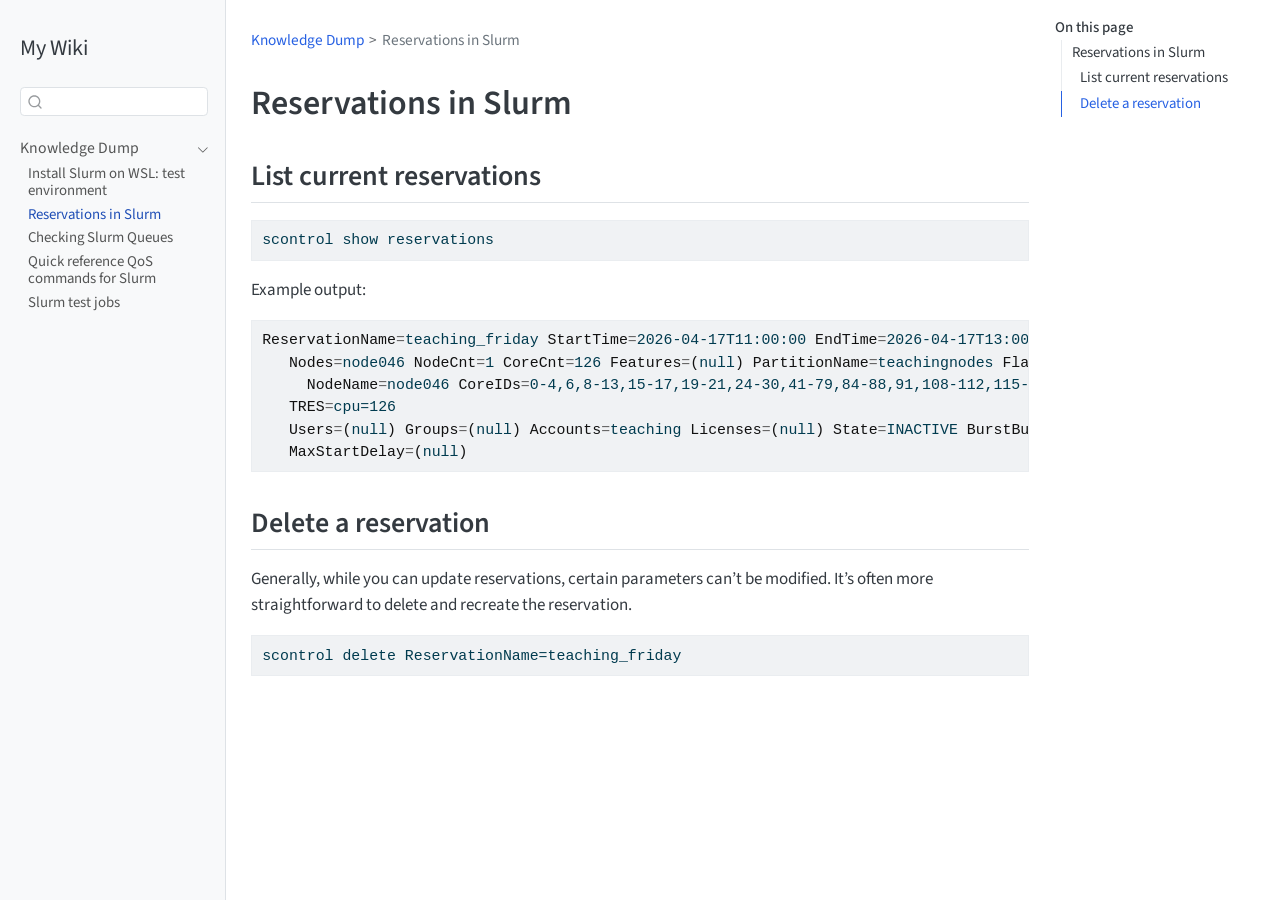
<file: knowledge-dump/slurm_reservations.html>
<!DOCTYPE html>
<html xmlns="http://www.w3.org/1999/xhtml" lang="en" xml:lang="en"><head>

<meta charset="utf-8">
<meta name="generator" content="quarto-1.9.37">

<meta name="viewport" content="width=device-width, initial-scale=1.0, user-scalable=yes">


<title>slurm_reservations – My Wiki</title>
<style>
/* Default styles provided by pandoc.
** See https://pandoc.org/MANUAL.html#variables-for-html for config info.
*/
code{white-space: pre-wrap;}
span.smallcaps{font-variant: small-caps;}
div.columns{display: flex; gap: min(4vw, 1.5em);}
div.column{flex: auto; overflow-x: auto;}
div.hanging-indent{margin-left: 1.5em; text-indent: -1.5em;}
ul.task-list{list-style: none;}
ul.task-list li input[type="checkbox"] {
  width: 0.8em;
  margin: 0 0.8em 0.2em -1em; /* quarto-specific, see https://github.com/quarto-dev/quarto-cli/issues/4556 */ 
  vertical-align: middle;
}
/* CSS for syntax highlighting */
html { -webkit-text-size-adjust: 100%; }
pre > code.sourceCode { white-space: pre; position: relative; }
pre > code.sourceCode > span { display: inline-block; line-height: 1.25; }
pre > code.sourceCode > span:empty { height: 1.2em; }
.sourceCode { overflow: visible; }
code.sourceCode > span { color: inherit; text-decoration: inherit; }
div.sourceCode { margin: 1em 0; }
pre.sourceCode { margin: 0; }
@media screen {
div.sourceCode { overflow: auto; }
}
@media print {
pre > code.sourceCode { white-space: pre-wrap; }
pre > code.sourceCode > span { text-indent: -5em; padding-left: 5em; }
}
pre.numberSource code
  { counter-reset: source-line 0; }
pre.numberSource code > span
  { position: relative; left: -4em; counter-increment: source-line; }
pre.numberSource code > span > a:first-child::before
  { content: counter(source-line);
    position: relative; left: -1em; text-align: right; vertical-align: baseline;
    border: none; display: inline-block;
    -webkit-touch-callout: none; -webkit-user-select: none;
    -khtml-user-select: none; -moz-user-select: none;
    -ms-user-select: none; user-select: none;
    padding: 0 4px; width: 4em;
  }
pre.numberSource { margin-left: 3em;  padding-left: 4px; }
div.sourceCode
  {   }
@media screen {
pre > code.sourceCode > span > a:first-child::before { text-decoration: underline; }
}
</style>


<script src="../site_libs/quarto-nav/quarto-nav.js"></script>
<script src="../site_libs/quarto-nav/headroom.min.js"></script>
<script src="../site_libs/clipboard/clipboard.min.js"></script>
<script src="../site_libs/quarto-search/autocomplete.umd.js"></script>
<script src="../site_libs/quarto-search/fuse.min.js"></script>
<script src="../site_libs/quarto-search/quarto-search.js"></script>
<meta name="quarto:offset" content="../">
<script src="../site_libs/quarto-html/quarto.js" type="module"></script>
<script src="../site_libs/quarto-html/tabsets/tabsets.js" type="module"></script>
<script src="../site_libs/quarto-html/popper.min.js"></script>
<script src="../site_libs/quarto-html/tippy.umd.min.js"></script>
<script src="../site_libs/quarto-html/anchor.min.js"></script>
<link href="../site_libs/quarto-html/tippy.css" rel="stylesheet">
<link href="../site_libs/quarto-html/quarto-syntax-highlighting-7f8f88aac4f3542376d5c11b86a4c14d.css" rel="stylesheet" id="quarto-text-highlighting-styles">
<script src="../site_libs/bootstrap/bootstrap.min.js"></script>
<link href="../site_libs/bootstrap/bootstrap-icons.css" rel="stylesheet">
<link href="../site_libs/bootstrap/bootstrap-bfc81c90a4e668f7cc6782dca231ae32.min.css" rel="stylesheet" append-hash="true" id="quarto-bootstrap" data-mode="light">
<script id="quarto-search-options" type="application/json">{
  "location": "sidebar",
  "copy-button": false,
  "collapse-after": 3,
  "panel-placement": "start",
  "type": "textbox",
  "limit": 50,
  "keyboard-shortcut": [
    "f",
    "/",
    "s"
  ],
  "show-item-context": false,
  "language": {
    "search-no-results-text": "No results",
    "search-matching-documents-text": "matching documents",
    "search-copy-link-title": "Copy link to search",
    "search-hide-matches-text": "Hide additional matches",
    "search-more-match-text": "more match in this document",
    "search-more-matches-text": "more matches in this document",
    "search-clear-button-title": "Clear",
    "search-text-placeholder": "",
    "search-detached-cancel-button-title": "Cancel",
    "search-submit-button-title": "Submit",
    "search-label": "Search"
  }
}</script>


<link rel="stylesheet" href="../styles.css">
</head>

<body class="nav-sidebar docked quarto-light">

<div id="quarto-search-results"></div>
  <header id="quarto-header" class="headroom fixed-top">
  <nav class="quarto-secondary-nav">
    <div class="container-fluid d-flex">
      <button type="button" class="quarto-btn-toggle btn" data-bs-toggle="collapse" role="button" data-bs-target=".quarto-sidebar-collapse-item" aria-controls="quarto-sidebar" aria-expanded="false" aria-label="Toggle sidebar navigation" onclick="if (window.quartoToggleHeadroom) { window.quartoToggleHeadroom(); }">
        <i class="bi bi-layout-text-sidebar-reverse"></i>
      </button>
        <nav class="quarto-page-breadcrumbs" aria-label="breadcrumb"><ol class="breadcrumb"><li class="breadcrumb-item"><a href="../knowledge-dump/install_slurm.html">Knowledge Dump</a></li><li class="breadcrumb-item"><a href="../knowledge-dump/slurm_reservations.html">Reservations in Slurm</a></li></ol></nav>
        <a class="flex-grow-1" role="navigation" data-bs-toggle="collapse" data-bs-target=".quarto-sidebar-collapse-item" aria-controls="quarto-sidebar" aria-expanded="false" aria-label="Toggle sidebar navigation" onclick="if (window.quartoToggleHeadroom) { window.quartoToggleHeadroom(); }">      
        </a>
      <button type="button" class="btn quarto-search-button" aria-label="Search" onclick="window.quartoOpenSearch();">
        <i class="bi bi-search"></i>
      </button>
    </div>
  </nav>
</header>
<!-- content -->
<div id="quarto-content" class="quarto-container page-columns page-rows-contents page-layout-article">
<!-- sidebar -->
  <nav id="quarto-sidebar" class="sidebar collapse collapse-horizontal quarto-sidebar-collapse-item sidebar-navigation docked overflow-auto">
    <div class="pt-lg-2 mt-2 text-left sidebar-header">
    <div class="sidebar-title mb-0 py-0">
      <a href="../">My Wiki</a> 
    </div>
      </div>
        <div class="mt-2 flex-shrink-0 align-items-center">
        <div class="sidebar-search">
        <div id="quarto-search" class="" title="Search"></div>
        </div>
        </div>
    <div class="sidebar-menu-container"> 
    <ul class="list-unstyled mt-1">
        <li class="sidebar-item sidebar-item-section">
      <div class="sidebar-item-container"> 
            <a class="sidebar-item-text sidebar-link text-start" data-bs-toggle="collapse" data-bs-target="#quarto-sidebar-section-1" role="navigation" aria-expanded="true">
 <span class="menu-text">Knowledge Dump</span></a>
          <a class="sidebar-item-toggle text-start" data-bs-toggle="collapse" data-bs-target="#quarto-sidebar-section-1" role="navigation" aria-expanded="true" aria-label="Toggle section">
            <i class="bi bi-chevron-right ms-2"></i>
          </a> 
      </div>
      <ul id="quarto-sidebar-section-1" class="collapse list-unstyled sidebar-section depth1 show">  
          <li class="sidebar-item">
  <div class="sidebar-item-container"> 
  <a href="../knowledge-dump/install_slurm.html" class="sidebar-item-text sidebar-link">
 <span class="menu-text">Install Slurm on WSL: test environment</span></a>
  </div>
</li>
          <li class="sidebar-item">
  <div class="sidebar-item-container"> 
  <a href="../knowledge-dump/slurm_reservations.html" class="sidebar-item-text sidebar-link active">
 <span class="menu-text">Reservations in Slurm</span></a>
  </div>
</li>
          <li class="sidebar-item">
  <div class="sidebar-item-container"> 
  <a href="../knowledge-dump/slurm-check-queues.html" class="sidebar-item-text sidebar-link">
 <span class="menu-text">Checking Slurm Queues</span></a>
  </div>
</li>
          <li class="sidebar-item">
  <div class="sidebar-item-container"> 
  <a href="../knowledge-dump/slurm-qos.html" class="sidebar-item-text sidebar-link">
 <span class="menu-text">Quick reference QoS commands for Slurm</span></a>
  </div>
</li>
          <li class="sidebar-item">
  <div class="sidebar-item-container"> 
  <a href="../knowledge-dump/slurm-test-jobs.html" class="sidebar-item-text sidebar-link">
 <span class="menu-text">Slurm test jobs</span></a>
  </div>
</li>
      </ul>
  </li>
    </ul>
    </div>
</nav>
<div id="quarto-sidebar-glass" class="quarto-sidebar-collapse-item" data-bs-toggle="collapse" data-bs-target=".quarto-sidebar-collapse-item"></div>
<!-- margin-sidebar -->
    <div id="quarto-margin-sidebar" class="sidebar margin-sidebar">
        <nav id="TOC" role="doc-toc" class="toc-active">
    <h2 id="toc-title">On this page</h2>
   
  <ul>
  <li><a href="#reservations-in-slurm" id="toc-reservations-in-slurm" class="nav-link active" data-scroll-target="#reservations-in-slurm">Reservations in Slurm</a>
  <ul class="collapse">
  <li><a href="#list-current-reservations" id="toc-list-current-reservations" class="nav-link" data-scroll-target="#list-current-reservations">List current reservations</a></li>
  <li><a href="#delete-a-reservation" id="toc-delete-a-reservation" class="nav-link" data-scroll-target="#delete-a-reservation">Delete a reservation</a></li>
  </ul></li>
  </ul>
</nav>
    </div>
<!-- main -->
<main class="content" id="quarto-document-content"><header id="title-block-header" class="quarto-title-block"><nav class="quarto-page-breadcrumbs quarto-title-breadcrumbs d-none d-lg-block" aria-label="breadcrumb"><ol class="breadcrumb"><li class="breadcrumb-item"><a href="../knowledge-dump/install_slurm.html">Knowledge Dump</a></li><li class="breadcrumb-item"><a href="../knowledge-dump/slurm_reservations.html">Reservations in Slurm</a></li></ol></nav></header>




<section id="reservations-in-slurm" class="level1">
<h1>Reservations in Slurm</h1>
<section id="list-current-reservations" class="level2">
<h2 class="anchored" data-anchor-id="list-current-reservations">List current reservations</h2>
<div class="code-copy-outer-scaffold"><div class="sourceCode" id="cb1"><pre class="sourceCode bash code-with-copy"><code class="sourceCode bash"><span id="cb1-1"><a href="#cb1-1" aria-hidden="true" tabindex="-1"></a><span class="ex">scontrol</span> show reservations</span></code></pre></div><button title="Copy to Clipboard" class="code-copy-button"><i class="bi"></i></button></div>
<p>Example output:</p>
<div class="code-copy-outer-scaffold"><div class="sourceCode" id="cb2"><pre class="sourceCode bash code-with-copy"><code class="sourceCode bash"><span id="cb2-1"><a href="#cb2-1" aria-hidden="true" tabindex="-1"></a><span class="va">ReservationName</span><span class="op">=</span>teaching_friday <span class="va">StartTime</span><span class="op">=</span>2026-04-17T11:00:00 <span class="va">EndTime</span><span class="op">=</span>2026-04-17T13:00:00 <span class="va">Duration</span><span class="op">=</span>02:00:00</span>
<span id="cb2-2"><a href="#cb2-2" aria-hidden="true" tabindex="-1"></a>   <span class="va">Nodes</span><span class="op">=</span>node046 <span class="va">NodeCnt</span><span class="op">=</span>1 <span class="va">CoreCnt</span><span class="op">=</span>126 <span class="va">Features</span><span class="op">=</span><span class="va">(</span>null<span class="va">)</span> <span class="va">PartitionName</span><span class="op">=</span>teachingnodes <span class="va">Flags</span><span class="op">=</span>FLEX,WEEKLY,MAGNETIC</span>
<span id="cb2-3"><a href="#cb2-3" aria-hidden="true" tabindex="-1"></a>     <span class="va">NodeName</span><span class="op">=</span>node046 <span class="va">CoreIDs</span><span class="op">=</span>0-4,6,8-13,15-17,19-21,24-30,41-79,84-88,91,108-112,115-138,141-167</span>
<span id="cb2-4"><a href="#cb2-4" aria-hidden="true" tabindex="-1"></a>   <span class="va">TRES</span><span class="op">=</span>cpu=126</span>
<span id="cb2-5"><a href="#cb2-5" aria-hidden="true" tabindex="-1"></a>   <span class="va">Users</span><span class="op">=</span><span class="va">(</span>null<span class="va">)</span> <span class="va">Groups</span><span class="op">=</span><span class="va">(</span>null<span class="va">)</span> <span class="va">Accounts</span><span class="op">=</span>teaching <span class="va">Licenses</span><span class="op">=</span><span class="va">(</span>null<span class="va">)</span> <span class="va">State</span><span class="op">=</span>INACTIVE <span class="va">BurstBuffer</span><span class="op">=</span><span class="va">(</span>null<span class="va">)</span></span>
<span id="cb2-6"><a href="#cb2-6" aria-hidden="true" tabindex="-1"></a>   <span class="va">MaxStartDelay</span><span class="op">=</span><span class="va">(</span>null<span class="va">)</span></span></code></pre></div><button title="Copy to Clipboard" class="code-copy-button"><i class="bi"></i></button></div>
</section>
<section id="delete-a-reservation" class="level2">
<h2 class="anchored" data-anchor-id="delete-a-reservation">Delete a reservation</h2>
<p>Generally, while you can update reservations, certain parameters can’t be modified. It’s often more straightforward to delete and recreate the reservation.</p>
<div class="code-copy-outer-scaffold"><div class="sourceCode" id="cb3"><pre class="sourceCode bash code-with-copy"><code class="sourceCode bash"><span id="cb3-1"><a href="#cb3-1" aria-hidden="true" tabindex="-1"></a><span class="ex">scontrol</span> delete ReservationName=teaching_friday</span></code></pre></div><button title="Copy to Clipboard" class="code-copy-button"><i class="bi"></i></button></div>


</section>
</section>

</main> <!-- /main -->
<script id="quarto-html-after-body" type="application/javascript">
  window.document.addEventListener("DOMContentLoaded", function (event) {
    const icon = "";
    const anchorJS = new window.AnchorJS();
    anchorJS.options = {
      placement: 'right',
      icon: icon
    };
    anchorJS.add('.anchored');
    const isCodeAnnotation = (el) => {
      for (const clz of el.classList) {
        if (clz.startsWith('code-annotation-')) {                     
          return true;
        }
      }
      return false;
    }
    const onCopySuccess = function(e) {
      // button target
      const button = e.trigger;
      // don't keep focus
      button.blur();
      // flash "checked"
      button.classList.add('code-copy-button-checked');
      var currentTitle = button.getAttribute("title");
      button.setAttribute("title", "Copied!");
      let tooltip;
      if (window.bootstrap) {
        button.setAttribute("data-bs-toggle", "tooltip");
        button.setAttribute("data-bs-placement", "left");
        button.setAttribute("data-bs-title", "Copied!");
        tooltip = new bootstrap.Tooltip(button, 
          { trigger: "manual", 
            customClass: "code-copy-button-tooltip",
            offset: [0, -8]});
        tooltip.show();    
      }
      setTimeout(function() {
        if (tooltip) {
          tooltip.hide();
          button.removeAttribute("data-bs-title");
          button.removeAttribute("data-bs-toggle");
          button.removeAttribute("data-bs-placement");
        }
        button.setAttribute("title", currentTitle);
        button.classList.remove('code-copy-button-checked');
      }, 1000);
      // clear code selection
      e.clearSelection();
    }
    const getTextToCopy = function(trigger) {
      const outerScaffold = trigger.parentElement.cloneNode(true);
      const codeEl = outerScaffold.querySelector('code');
      for (const childEl of codeEl.children) {
        if (isCodeAnnotation(childEl)) {
          childEl.remove();
        }
      }
      return codeEl.innerText;
    }
    const clipboard = new window.ClipboardJS('.code-copy-button:not([data-in-quarto-modal])', {
      text: getTextToCopy
    });
    clipboard.on('success', onCopySuccess);
    if (window.document.getElementById('quarto-embedded-source-code-modal')) {
      const clipboardModal = new window.ClipboardJS('.code-copy-button[data-in-quarto-modal]', {
        text: getTextToCopy,
        container: window.document.getElementById('quarto-embedded-source-code-modal')
      });
      clipboardModal.on('success', onCopySuccess);
    }
      var localhostRegex = new RegExp(/^(?:http|https):\/\/localhost\:?[0-9]*\//);
      var mailtoRegex = new RegExp(/^mailto:/);
        var filterRegex = new RegExp("https:\/\/murphyqm\.github\.io\/wiki\/");
      var isInternal = (href) => {
          return filterRegex.test(href) || localhostRegex.test(href) || mailtoRegex.test(href);
      }
      // Inspect non-navigation links and adorn them if external
     var links = window.document.querySelectorAll('a[href]:not(.nav-link):not(.navbar-brand):not(.toc-action):not(.sidebar-link):not(.sidebar-item-toggle):not(.pagination-link):not(.no-external):not([aria-hidden]):not(.dropdown-item):not(.quarto-navigation-tool):not(.about-link)');
      for (var i=0; i<links.length; i++) {
        const link = links[i];
        if (!isInternal(link.href)) {
          // undo the damage that might have been done by quarto-nav.js in the case of
          // links that we want to consider external
          if (link.dataset.originalHref !== undefined) {
            link.href = link.dataset.originalHref;
          }
        }
      }
    function tippyHover(el, contentFn, onTriggerFn, onUntriggerFn) {
      const config = {
        allowHTML: true,
        maxWidth: 500,
        delay: 100,
        arrow: false,
        appendTo: function(el) {
            return el.parentElement;
        },
        interactive: true,
        interactiveBorder: 10,
        theme: 'quarto',
        placement: 'bottom-start',
      };
      if (contentFn) {
        config.content = contentFn;
      }
      if (onTriggerFn) {
        config.onTrigger = onTriggerFn;
      }
      if (onUntriggerFn) {
        config.onUntrigger = onUntriggerFn;
      }
      window.tippy(el, config); 
    }
    const noterefs = window.document.querySelectorAll('a[role="doc-noteref"]');
    for (var i=0; i<noterefs.length; i++) {
      const ref = noterefs[i];
      tippyHover(ref, function() {
        // use id or data attribute instead here
        let href = ref.getAttribute('data-footnote-href') || ref.getAttribute('href');
        try { href = new URL(href).hash; } catch {}
        const id = href.replace(/^#\/?/, "");
        const note = window.document.getElementById(id);
        if (note) {
          return note.innerHTML;
        } else {
          return "";
        }
      });
    }
    const xrefs = window.document.querySelectorAll('a.quarto-xref');
    const processXRef = (id, note) => {
      // Strip column container classes
      const stripColumnClz = (el) => {
        el.classList.remove("page-full", "page-columns");
        if (el.children) {
          for (const child of el.children) {
            stripColumnClz(child);
          }
        }
      }
      stripColumnClz(note)
      if (id === null || id.startsWith('sec-')) {
        // Special case sections, only their first couple elements
        const container = document.createElement("div");
        if (note.children && note.children.length > 2) {
          container.appendChild(note.children[0].cloneNode(true));
          for (let i = 1; i < note.children.length; i++) {
            const child = note.children[i];
            if (child.tagName === "P" && child.innerText === "") {
              continue;
            } else {
              container.appendChild(child.cloneNode(true));
              break;
            }
          }
          if (window.Quarto?.typesetMath) {
            window.Quarto.typesetMath(container);
          }
          return container.innerHTML
        } else {
          if (window.Quarto?.typesetMath) {
            window.Quarto.typesetMath(note);
          }
          return note.innerHTML;
        }
      } else {
        // Remove any anchor links if they are present
        const anchorLink = note.querySelector('a.anchorjs-link');
        if (anchorLink) {
          anchorLink.remove();
        }
        if (window.Quarto?.typesetMath) {
          window.Quarto.typesetMath(note);
        }
        if (note.classList.contains("callout")) {
          return note.outerHTML;
        } else {
          return note.innerHTML;
        }
      }
    }
    for (var i=0; i<xrefs.length; i++) {
      const xref = xrefs[i];
      tippyHover(xref, undefined, function(instance) {
        instance.disable();
        let url = xref.getAttribute('href');
        let hash = undefined; 
        if (url.startsWith('#')) {
          hash = url;
        } else {
          try { hash = new URL(url).hash; } catch {}
        }
        if (hash) {
          const id = hash.replace(/^#\/?/, "");
          const note = window.document.getElementById(id);
          if (note !== null) {
            try {
              const html = processXRef(id, note.cloneNode(true));
              instance.setContent(html);
            } finally {
              instance.enable();
              instance.show();
            }
          } else {
            // See if we can fetch this
            fetch(url.split('#')[0])
            .then(res => res.text())
            .then(html => {
              const parser = new DOMParser();
              const htmlDoc = parser.parseFromString(html, "text/html");
              const note = htmlDoc.getElementById(id);
              if (note !== null) {
                const html = processXRef(id, note);
                instance.setContent(html);
              } 
            }).finally(() => {
              instance.enable();
              instance.show();
            });
          }
        } else {
          // See if we can fetch a full url (with no hash to target)
          // This is a special case and we should probably do some content thinning / targeting
          fetch(url)
          .then(res => res.text())
          .then(html => {
            const parser = new DOMParser();
            const htmlDoc = parser.parseFromString(html, "text/html");
            const note = htmlDoc.querySelector('main.content');
            if (note !== null) {
              // This should only happen for chapter cross references
              // (since there is no id in the URL)
              // remove the first header
              if (note.children.length > 0 && note.children[0].tagName === "HEADER") {
                note.children[0].remove();
              }
              const html = processXRef(null, note);
              instance.setContent(html);
            } 
          }).finally(() => {
            instance.enable();
            instance.show();
          });
        }
      }, function(instance) {
      });
    }
        let selectedAnnoteEl;
        const selectorForAnnotation = ( cell, annotation) => {
          let cellAttr = 'data-code-cell="' + cell + '"';
          let lineAttr = 'data-code-annotation="' +  annotation + '"';
          const selector = 'span[' + cellAttr + '][' + lineAttr + ']';
          return selector;
        }
        const selectCodeLines = (annoteEl) => {
          const doc = window.document;
          const targetCell = annoteEl.getAttribute("data-target-cell");
          const targetAnnotation = annoteEl.getAttribute("data-target-annotation");
          const annoteSpan = window.document.querySelector(selectorForAnnotation(targetCell, targetAnnotation));
          const lines = annoteSpan.getAttribute("data-code-lines").split(",");
          const lineIds = lines.map((line) => {
            return targetCell + "-" + line;
          })
          let top = null;
          let height = null;
          let parent = null;
          if (lineIds.length > 0) {
              //compute the position of the single el (top and bottom and make a div)
              const el = window.document.getElementById(lineIds[0]);
              top = el.offsetTop;
              height = el.offsetHeight;
              parent = el.parentElement.parentElement;
            if (lineIds.length > 1) {
              const lastEl = window.document.getElementById(lineIds[lineIds.length - 1]);
              const bottom = lastEl.offsetTop + lastEl.offsetHeight;
              height = bottom - top;
            }
            if (top !== null && height !== null && parent !== null) {
              // cook up a div (if necessary) and position it 
              let div = window.document.getElementById("code-annotation-line-highlight");
              if (div === null) {
                div = window.document.createElement("div");
                div.setAttribute("id", "code-annotation-line-highlight");
                div.style.position = 'absolute';
                parent.appendChild(div);
              }
              div.style.top = top - 2 + "px";
              div.style.height = height + 4 + "px";
              div.style.left = 0;
              let gutterDiv = window.document.getElementById("code-annotation-line-highlight-gutter");
              if (gutterDiv === null) {
                gutterDiv = window.document.createElement("div");
                gutterDiv.setAttribute("id", "code-annotation-line-highlight-gutter");
                gutterDiv.style.position = 'absolute';
                const codeCell = window.document.getElementById(targetCell);
                const gutter = codeCell.querySelector('.code-annotation-gutter');
                gutter.appendChild(gutterDiv);
              }
              gutterDiv.style.top = top - 2 + "px";
              gutterDiv.style.height = height + 4 + "px";
            }
            selectedAnnoteEl = annoteEl;
          }
        };
        const unselectCodeLines = () => {
          const elementsIds = ["code-annotation-line-highlight", "code-annotation-line-highlight-gutter"];
          elementsIds.forEach((elId) => {
            const div = window.document.getElementById(elId);
            if (div) {
              div.remove();
            }
          });
          selectedAnnoteEl = undefined;
        };
          // Handle positioning of the toggle
      window.addEventListener(
        "resize",
        throttle(() => {
          elRect = undefined;
          if (selectedAnnoteEl) {
            selectCodeLines(selectedAnnoteEl);
          }
        }, 10)
      );
      function throttle(fn, ms) {
      let throttle = false;
      let timer;
        return (...args) => {
          if(!throttle) { // first call gets through
              fn.apply(this, args);
              throttle = true;
          } else { // all the others get throttled
              if(timer) clearTimeout(timer); // cancel #2
              timer = setTimeout(() => {
                fn.apply(this, args);
                timer = throttle = false;
              }, ms);
          }
        };
      }
        // Attach click handler to the DT
        const annoteDls = window.document.querySelectorAll('dt[data-target-cell]');
        for (const annoteDlNode of annoteDls) {
          annoteDlNode.addEventListener('click', (event) => {
            const clickedEl = event.target;
            if (clickedEl !== selectedAnnoteEl) {
              unselectCodeLines();
              const activeEl = window.document.querySelector('dt[data-target-cell].code-annotation-active');
              if (activeEl) {
                activeEl.classList.remove('code-annotation-active');
              }
              selectCodeLines(clickedEl);
              clickedEl.classList.add('code-annotation-active');
            } else {
              // Unselect the line
              unselectCodeLines();
              clickedEl.classList.remove('code-annotation-active');
            }
          });
        }
    const findCites = (el) => {
      const parentEl = el.parentElement;
      if (parentEl) {
        const cites = parentEl.dataset.cites;
        if (cites) {
          return {
            el,
            cites: cites.split(' ')
          };
        } else {
          return findCites(el.parentElement)
        }
      } else {
        return undefined;
      }
    };
    var bibliorefs = window.document.querySelectorAll('a[role="doc-biblioref"]');
    for (var i=0; i<bibliorefs.length; i++) {
      const ref = bibliorefs[i];
      const citeInfo = findCites(ref);
      if (citeInfo) {
        tippyHover(citeInfo.el, function() {
          var popup = window.document.createElement('div');
          citeInfo.cites.forEach(function(cite) {
            var citeDiv = window.document.createElement('div');
            citeDiv.classList.add('hanging-indent');
            citeDiv.classList.add('csl-entry');
            var biblioDiv = window.document.getElementById('ref-' + cite);
            if (biblioDiv) {
              citeDiv.innerHTML = biblioDiv.innerHTML;
            }
            popup.appendChild(citeDiv);
          });
          return popup.innerHTML;
        });
      }
    }
  });
  </script>
</div> <!-- /content -->




</body></html>
</file>
<file: site_libs/quarto-html/tippy.css>
.tippy-box[data-animation=fade][data-state=hidden]{opacity:0}[data-tippy-root]{max-width:calc(100vw - 10px)}.tippy-box{position:relative;background-color:#333;color:#fff;border-radius:4px;font-size:14px;line-height:1.4;white-space:normal;outline:0;transition-property:transform,visibility,opacity}.tippy-box[data-placement^=top]>.tippy-arrow{bottom:0}.tippy-box[data-placement^=top]>.tippy-arrow:before{bottom:-7px;left:0;border-width:8px 8px 0;border-top-color:initial;transform-origin:center top}.tippy-box[data-placement^=bottom]>.tippy-arrow{top:0}.tippy-box[data-placement^=bottom]>.tippy-arrow:before{top:-7px;left:0;border-width:0 8px 8px;border-bottom-color:initial;transform-origin:center bottom}.tippy-box[data-placement^=left]>.tippy-arrow{right:0}.tippy-box[data-placement^=left]>.tippy-arrow:before{border-width:8px 0 8px 8px;border-left-color:initial;right:-7px;transform-origin:center left}.tippy-box[data-placement^=right]>.tippy-arrow{left:0}.tippy-box[data-placement^=right]>.tippy-arrow:before{left:-7px;border-width:8px 8px 8px 0;border-right-color:initial;transform-origin:center right}.tippy-box[data-inertia][data-state=visible]{transition-timing-function:cubic-bezier(.54,1.5,.38,1.11)}.tippy-arrow{width:16px;height:16px;color:#333}.tippy-arrow:before{content:"";position:absolute;border-color:transparent;border-style:solid}.tippy-content{position:relative;padding:5px 9px;z-index:1}
</file>
<file: site_libs/quarto-html/quarto-syntax-highlighting-7f8f88aac4f3542376d5c11b86a4c14d.css>
/* quarto syntax highlight colors */
:root {
  --quarto-hl-ot-color: #003B4F;
  --quarto-hl-at-color: #657422;
  --quarto-hl-ss-color: #20794D;
  --quarto-hl-an-color: #5E5E5E;
  --quarto-hl-fu-color: #4758AB;
  --quarto-hl-st-color: #20794D;
  --quarto-hl-cf-color: #003B4F;
  --quarto-hl-op-color: #5E5E5E;
  --quarto-hl-er-color: #AD0000;
  --quarto-hl-bn-color: #AD0000;
  --quarto-hl-al-color: #AD0000;
  --quarto-hl-va-color: #111111;
  --quarto-hl-bu-color: inherit;
  --quarto-hl-ex-color: inherit;
  --quarto-hl-pp-color: #AD0000;
  --quarto-hl-in-color: #5E5E5E;
  --quarto-hl-vs-color: #20794D;
  --quarto-hl-wa-color: #5E5E5E;
  --quarto-hl-do-color: #5E5E5E;
  --quarto-hl-im-color: #00769E;
  --quarto-hl-ch-color: #20794D;
  --quarto-hl-dt-color: #AD0000;
  --quarto-hl-fl-color: #AD0000;
  --quarto-hl-co-color: #5E5E5E;
  --quarto-hl-cv-color: #5E5E5E;
  --quarto-hl-cn-color: #8f5902;
  --quarto-hl-sc-color: #5E5E5E;
  --quarto-hl-dv-color: #AD0000;
  --quarto-hl-kw-color: #003B4F;
}

/* other quarto variables */
:root {
  --quarto-font-monospace: SFMono-Regular, Menlo, Monaco, Consolas, "Liberation Mono", "Courier New", monospace;
}

/* syntax highlight based on Pandoc's rules */
pre > code.sourceCode > span {
  color: #003B4F;
}

code.sourceCode > span {
  color: #003B4F;
}

div.sourceCode,
div.sourceCode pre.sourceCode {
  color: #003B4F;
}

/* Normal */
code span {
  color: #003B4F;
}

/* Alert */
code span.al {
  color: #AD0000;
  font-style: inherit;
}

/* Annotation */
code span.an {
  color: #5E5E5E;
  font-style: inherit;
}

/* Attribute */
code span.at {
  color: #657422;
  font-style: inherit;
}

/* BaseN */
code span.bn {
  color: #AD0000;
  font-style: inherit;
}

/* BuiltIn */
code span.bu {
  font-style: inherit;
}

/* ControlFlow */
code span.cf {
  color: #003B4F;
  font-weight: bold;
  font-style: inherit;
}

/* Char */
code span.ch {
  color: #20794D;
  font-style: inherit;
}

/* Constant */
code span.cn {
  color: #8f5902;
  font-style: inherit;
}

/* Comment */
code span.co {
  color: #5E5E5E;
  font-style: inherit;
}

/* CommentVar */
code span.cv {
  color: #5E5E5E;
  font-style: italic;
}

/* Documentation */
code span.do {
  color: #5E5E5E;
  font-style: italic;
}

/* DataType */
code span.dt {
  color: #AD0000;
  font-style: inherit;
}

/* DecVal */
code span.dv {
  color: #AD0000;
  font-style: inherit;
}

/* Error */
code span.er {
  color: #AD0000;
  font-style: inherit;
}

/* Extension */
code span.ex {
  font-style: inherit;
}

/* Float */
code span.fl {
  color: #AD0000;
  font-style: inherit;
}

/* Function */
code span.fu {
  color: #4758AB;
  font-style: inherit;
}

/* Import */
code span.im {
  color: #00769E;
  font-style: inherit;
}

/* Information */
code span.in {
  color: #5E5E5E;
  font-style: inherit;
}

/* Keyword */
code span.kw {
  color: #003B4F;
  font-weight: bold;
  font-style: inherit;
}

/* Operator */
code span.op {
  color: #5E5E5E;
  font-style: inherit;
}

/* Other */
code span.ot {
  color: #003B4F;
  font-style: inherit;
}

/* Preprocessor */
code span.pp {
  color: #AD0000;
  font-style: inherit;
}

/* SpecialChar */
code span.sc {
  color: #5E5E5E;
  font-style: inherit;
}

/* SpecialString */
code span.ss {
  color: #20794D;
  font-style: inherit;
}

/* String */
code span.st {
  color: #20794D;
  font-style: inherit;
}

/* Variable */
code span.va {
  color: #111111;
  font-style: inherit;
}

/* VerbatimString */
code span.vs {
  color: #20794D;
  font-style: inherit;
}

/* Warning */
code span.wa {
  color: #5E5E5E;
  font-style: italic;
}

.prevent-inlining {
  content: "</";
}

/*# sourceMappingURL=789ad8cd35626ba772517505b42a116e.css.map */
</file>
<file: styles.css>
/* css styles */
</file>
